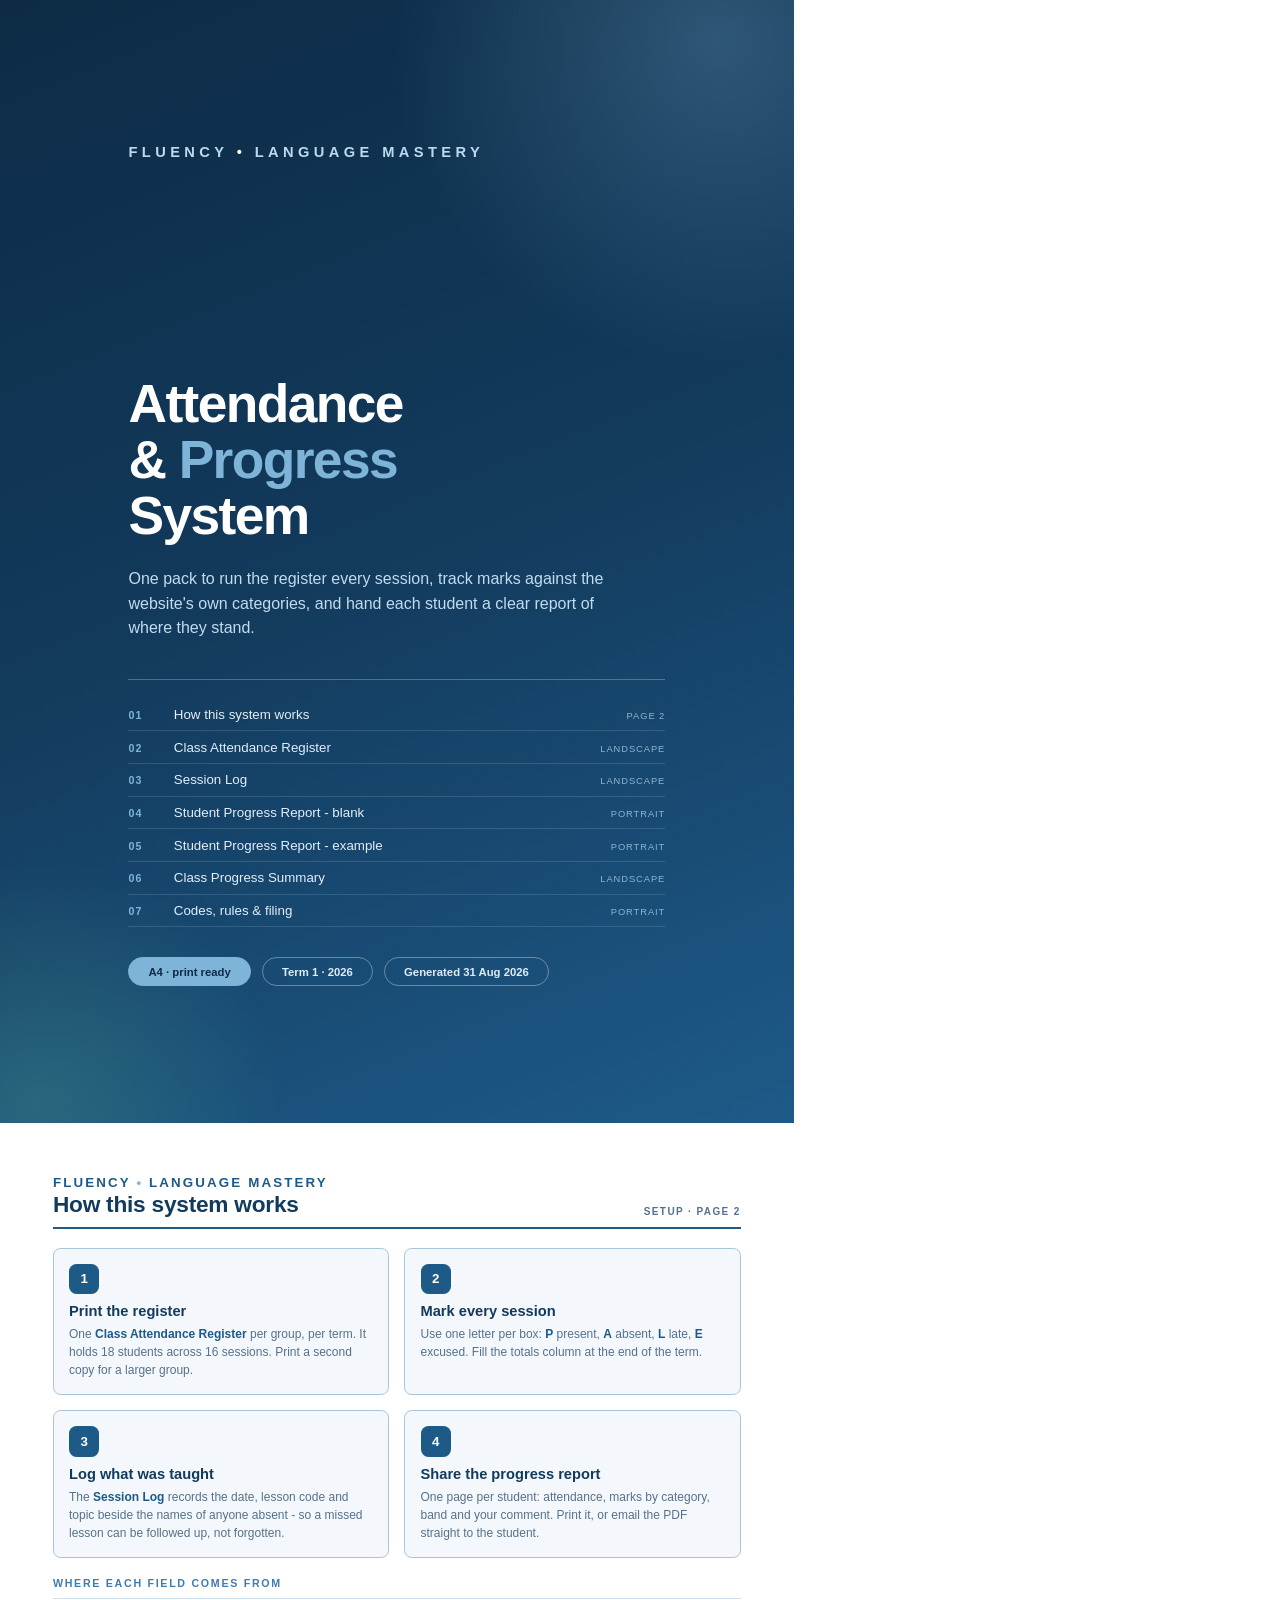
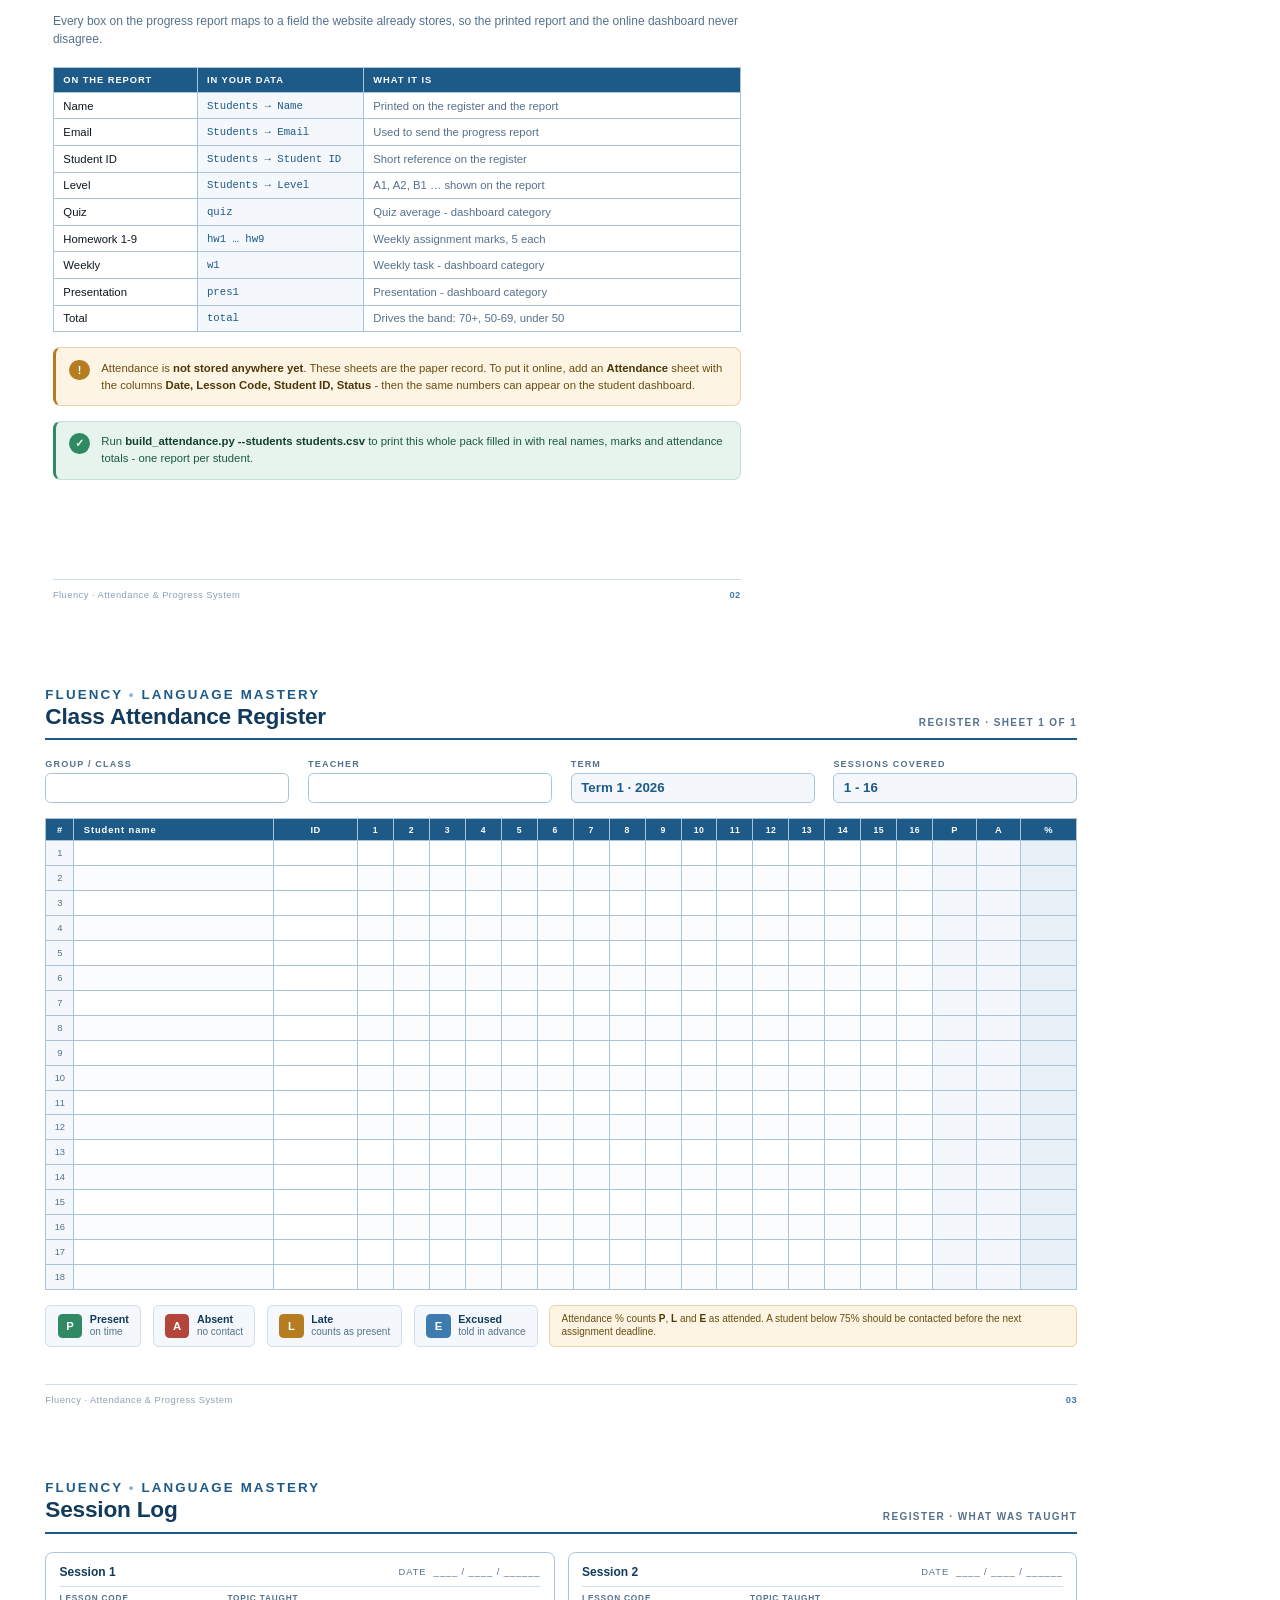
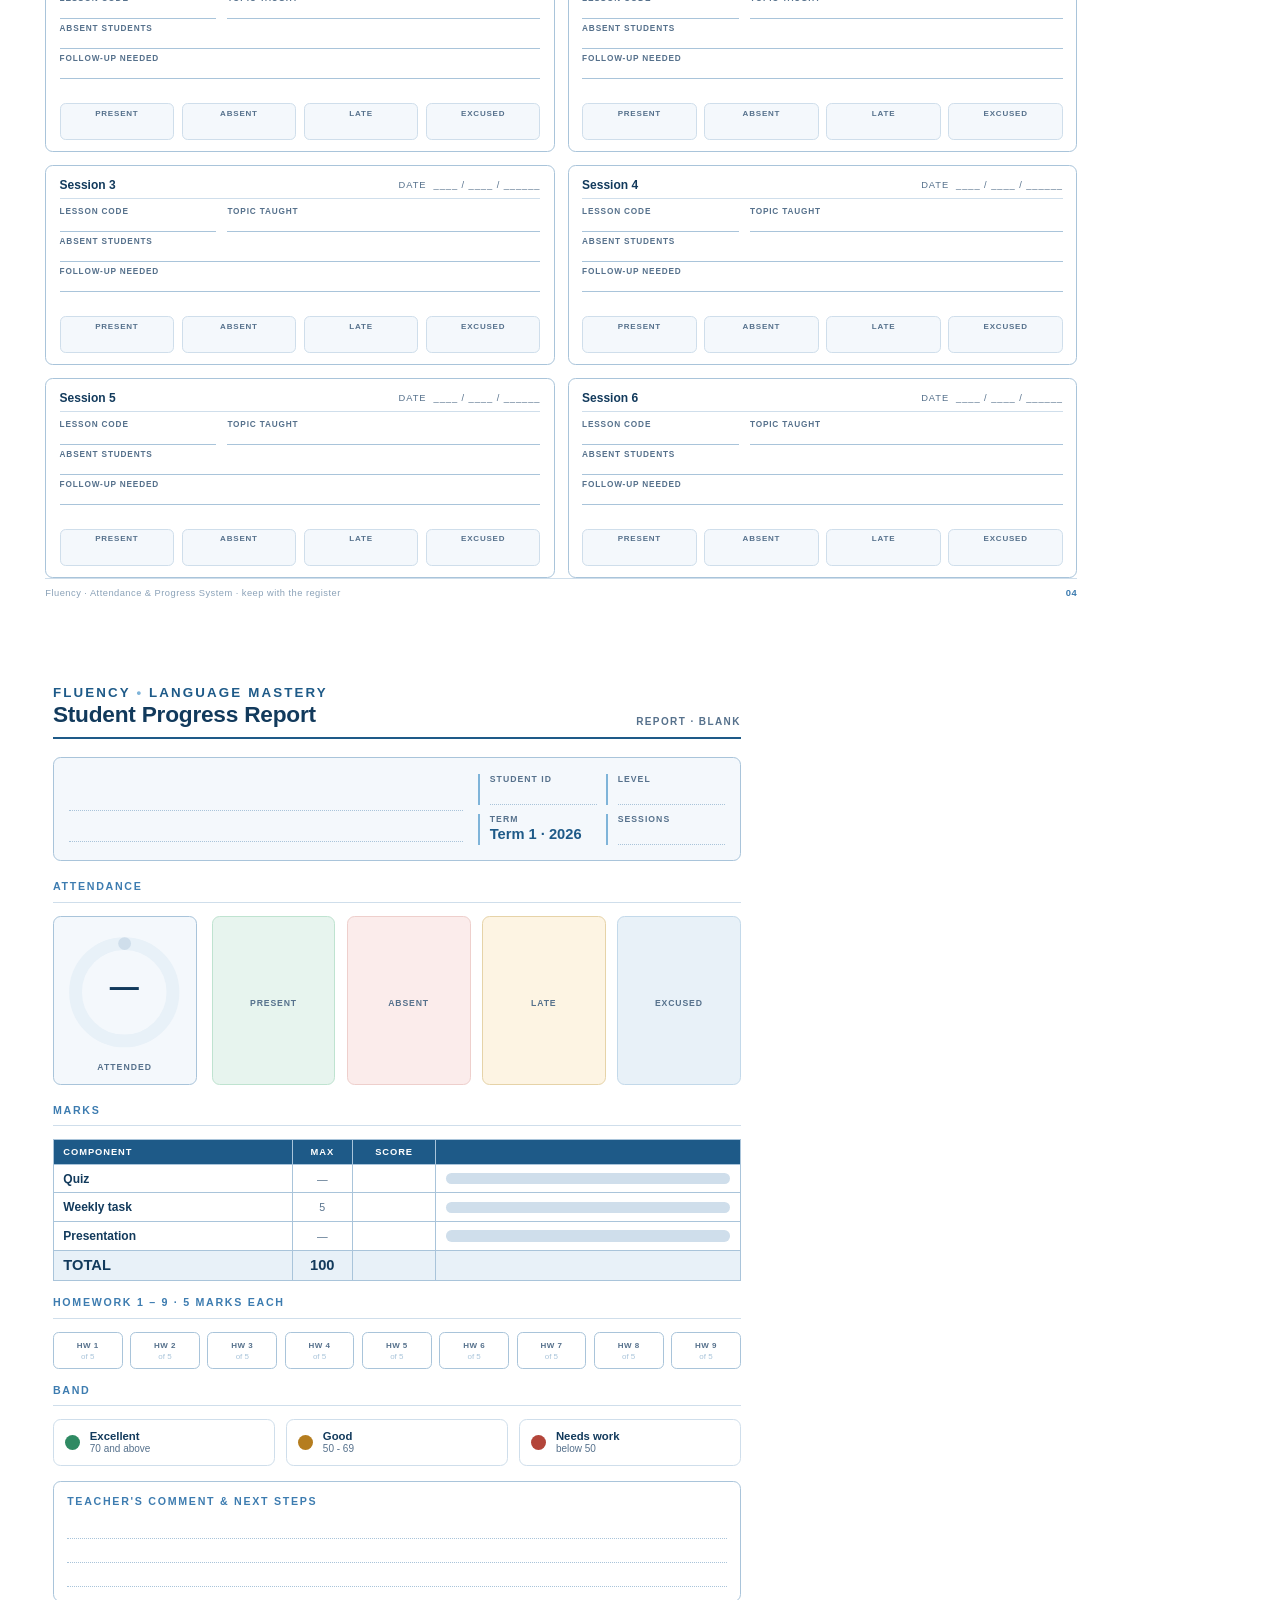
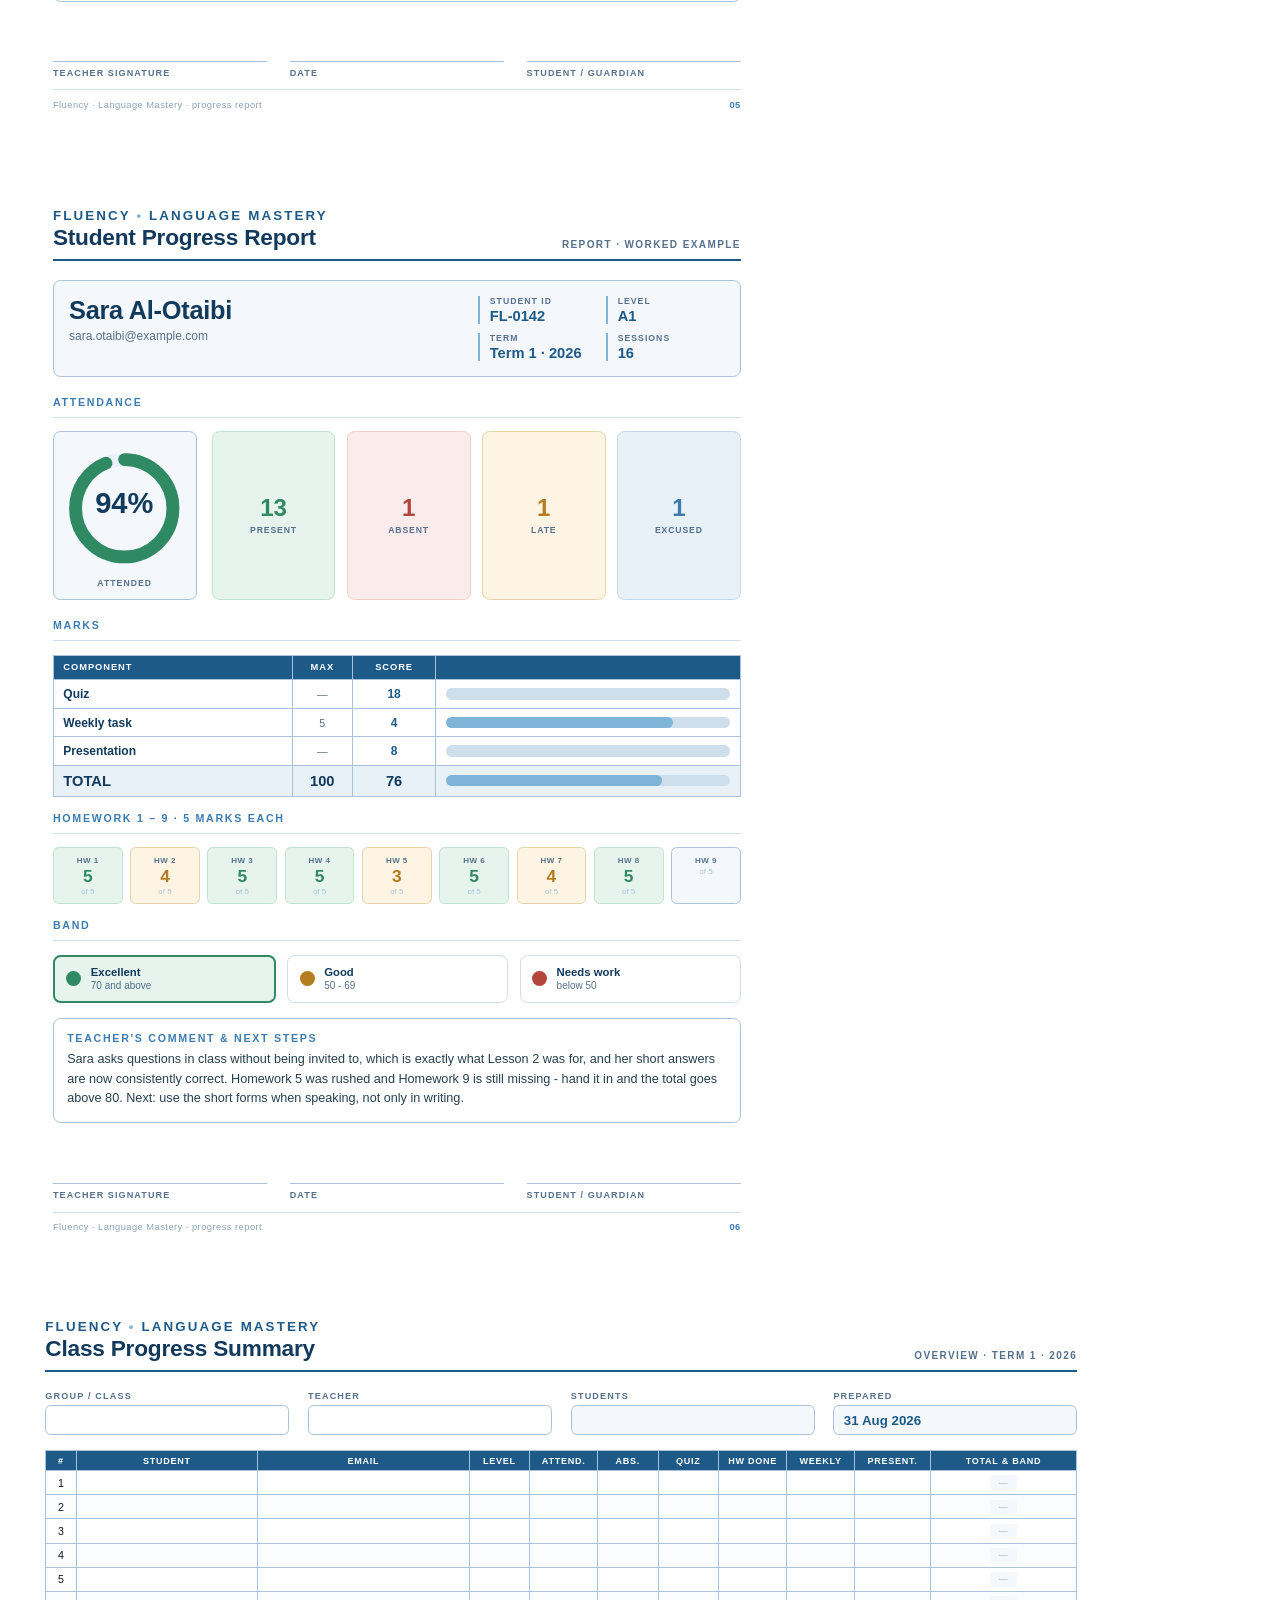
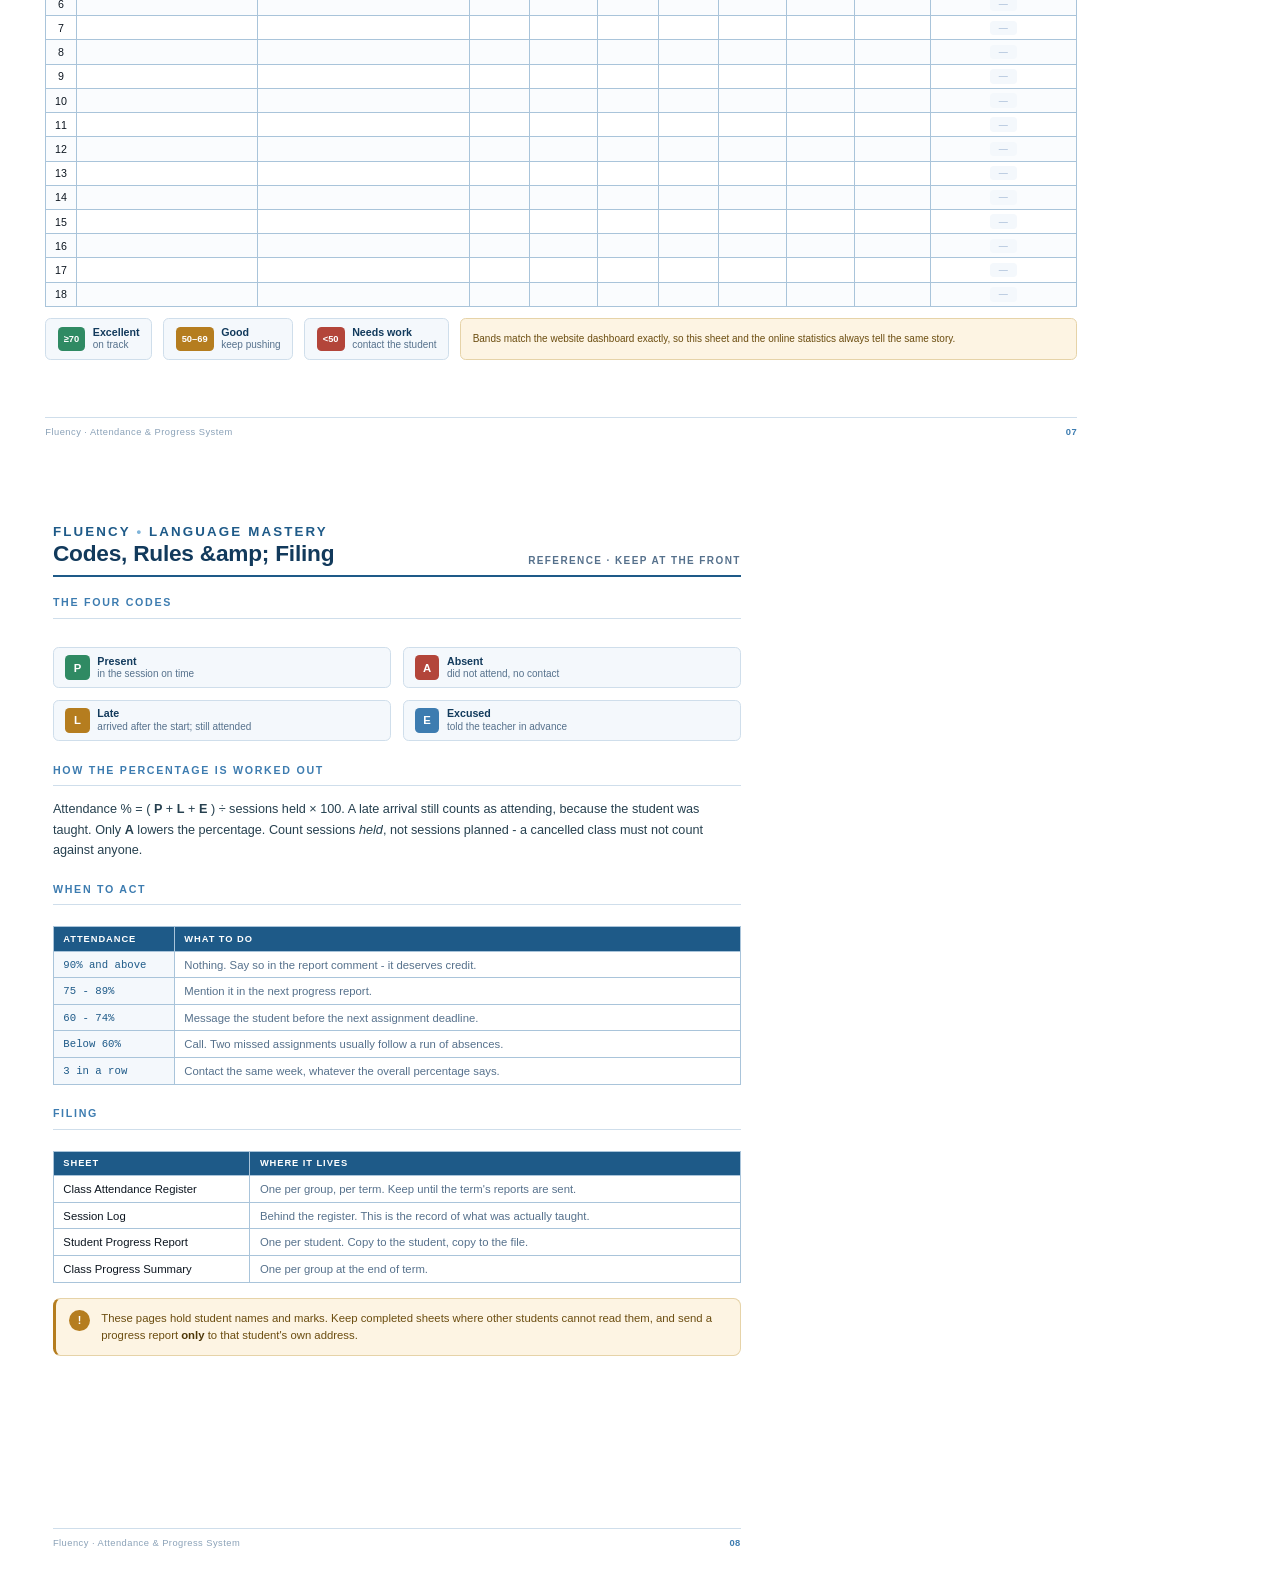
<file: Fluency-Attendance-Progress-System.html>
<!doctype html>
<html lang="en"><head><meta charset="utf-8"><title>Fluency - Attendance &amp; Progress System</title><style>
:root{
  --ink:#0d1620;
  --navy:#123a5c;
  --navy-2:#1e5a88;
  --blue:#3d7cb0;
  --sky:#7fb4d9;
  --pale:#e8f1f8;
  --pale-2:#f4f8fc;
  --green:#2f8a63;
  --green-pale:#e7f4ee;
  --amber:#b57d1f;
  --amber-pale:#fdf4e3;
  --red:#b3453a;
  --red-pale:#fbeceb;
  --muted:#56718c;
  --line:#cfdeeb;
  --line-2:#a9c4da;
}
*{box-sizing:border-box;margin:0;padding:0;}
@page portrait { size:A4 portrait; margin:0; }
@page landscape { size:A4 landscape; margin:0; }
body{
  font-family:"Segoe UI","Calibri","Helvetica Neue",Arial,sans-serif;
  color:var(--ink);
  -webkit-print-color-adjust:exact;
  print-color-adjust:exact;
}
.page{
  position:relative;background:#fff;overflow:hidden;
  page-break-after:always;break-after:page;
  display:flex;flex-direction:column;
}
.page:last-child{page-break-after:auto;break-after:auto;}
.page.p{page:portrait;width:210mm;height:297mm;padding:14mm 14mm 12mm;}
.page.l{page:landscape;width:297mm;height:210mm;padding:11mm 12mm 9mm;}

/* ---------- header / footer ---------- */
.top{
  display:flex;align-items:flex-end;justify-content:space-between;
  border-bottom:1.6pt solid var(--navy-2);padding-bottom:2.5mm;margin-bottom:5mm;
}
.top .id{display:flex;flex-direction:column;align-items:flex-start;gap:.8mm;}
.top .brand{font-size:10pt;font-weight:700;letter-spacing:.16em;text-transform:uppercase;color:var(--navy-2);}
.top .brand span{color:var(--sky);}
.top h1{font-size:17pt;line-height:1.05;font-weight:700;color:var(--navy);letter-spacing:-.01em;}
.top .doc{font-size:7.5pt;font-weight:700;letter-spacing:.14em;text-transform:uppercase;color:var(--muted);text-align:right;}
.foot{
  margin-top:auto;padding-top:2.5mm;border-top:.6pt solid var(--line);
  display:flex;justify-content:space-between;font-size:7pt;color:#8ba2b8;letter-spacing:.05em;
}
.foot b{color:var(--blue);}

/* ---------- fill-in fields ---------- */
.fields{display:flex;gap:5mm;margin-bottom:4mm;}
.field{flex:1;}
.field .lab{font-size:6.8pt;font-weight:700;letter-spacing:.13em;text-transform:uppercase;color:var(--muted);margin-bottom:1mm;}
.field .box{
  border:.8pt solid var(--line-2);border-radius:1.5mm;height:8mm;background:var(--pale-2);
  display:flex;align-items:center;padding:0 2.5mm;font-size:10pt;font-weight:600;color:var(--navy-2);
}
.field .box.blank{background:#fff;}

/* ---------- register table ---------- */
table{border-collapse:collapse;width:100%;}
.reg{font-size:8pt;}
.reg th,.reg td{border:.5pt solid var(--line-2);text-align:center;}
.reg thead th{
  background:var(--navy-2);color:#fff;font-size:7pt;font-weight:700;
  padding:1.5mm .5mm;letter-spacing:.04em;
}
.reg thead th.rot{font-size:6.5pt;font-weight:600;}
.reg thead th.name{text-align:left;padding-left:2.5mm;letter-spacing:.1em;}
.reg tbody td{height:6.6mm;}
.reg td.n{width:7mm;color:var(--muted);font-size:7pt;background:var(--pale-2);}
.reg td.name{width:50mm;text-align:left;padding-left:2.5mm;font-size:8.5pt;font-weight:600;color:var(--navy);}
.reg td.sid{width:21mm;font-size:7pt;color:var(--muted);}
.reg td.s{width:9mm;}
.reg td.tot{width:11mm;background:var(--pale-2);font-weight:700;color:var(--navy-2);font-size:8pt;}
.reg td.pct{width:14mm;background:var(--pale);font-weight:700;color:var(--navy-2);}
.reg tbody tr:nth-child(even) td.s{background:#fafcfe;}
.reg tbody tr:nth-child(even) td.name{background:#fafcfe;}

/* ---------- legend ---------- */
.legend{display:flex;gap:3mm;margin-top:4mm;align-items:stretch;}
.key{
  display:flex;align-items:center;gap:2mm;border:.6pt solid var(--line);border-radius:1.5mm;
  padding:1.8mm 3mm;background:var(--pale-2);
}
.key .c{
  width:6.5mm;height:6.5mm;border-radius:1.2mm;display:flex;align-items:center;justify-content:center;
  font-size:8.5pt;font-weight:700;color:#fff;
}
.key .t{font-size:7.5pt;color:var(--muted);line-height:1.25;}
.key .t b{display:block;font-size:8pt;color:var(--navy);}
.c.present{background:var(--green);}
.c.absent{background:var(--red);}
.c.late{background:var(--amber);}
.c.excused{background:var(--blue);}
.key .c.wide{width:auto;min-width:6.5mm;padding:0 1.6mm;font-size:7pt;white-space:nowrap;}
.key.note-key{flex:1;background:var(--amber-pale);border-color:#e6d3a8;}
.key.note-key .t{color:#6b4d10;}
.key.note-key .t b{display:inline;font-size:inherit;color:#4d3708;}

/* ---------- session log ---------- */
.logs{display:grid;grid-template-columns:1fr 1fr;grid-template-rows:repeat(3,1fr);gap:3.5mm;flex:1;min-height:0;}
.log{border:.8pt solid var(--line-2);border-radius:2mm;padding:3mm 3.5mm;display:flex;flex-direction:column;}
.log .lh{display:flex;justify-content:space-between;align-items:center;border-bottom:.6pt solid var(--line);padding-bottom:1.8mm;margin-bottom:2mm;}
.log .lh .t{font-size:9pt;font-weight:700;color:var(--navy);}
.log .lh .d{font-size:7pt;color:var(--muted);letter-spacing:.1em;text-transform:uppercase;}
.log .row{display:flex;gap:3mm;margin-bottom:1.4mm;}
.log .cell{flex:1;}
.log .cell .lab{font-size:6.2pt;font-weight:700;letter-spacing:.1em;text-transform:uppercase;color:var(--muted);}
.log .cell .rule{border-bottom:.6pt solid var(--line-2);height:4.2mm;}
.log .counts{display:flex;gap:2mm;margin-top:auto;padding-top:2mm;}
.log .cnt{flex:1;border:.6pt solid var(--line);border-radius:1.5mm;text-align:center;padding:1.2mm 0;background:var(--pale-2);}
.log .cnt .k{font-size:6pt;font-weight:700;letter-spacing:.1em;text-transform:uppercase;color:var(--muted);}
.log .cnt .v{font-size:11pt;font-weight:700;color:var(--navy-2);height:4.4mm;}

/* ---------- progress report ---------- */
.ident{
  display:flex;gap:4mm;border:.8pt solid var(--line-2);border-radius:2mm;
  padding:4mm;background:var(--pale-2);margin-bottom:5mm;
}
.ident .who{flex:1.6;}
.ident .who .nm{font-size:19pt;font-weight:700;color:var(--navy);letter-spacing:-.01em;line-height:1.15;}
.ident .who .em{font-size:9pt;color:var(--muted);margin-top:1mm;}
.ident .meta{flex:1;display:grid;grid-template-columns:1fr 1fr;gap:2.5mm;align-content:center;}
.ident .m{border-left:2pt solid var(--sky);padding-left:2.5mm;}
.ident .m .k{font-size:6.5pt;font-weight:700;letter-spacing:.12em;text-transform:uppercase;color:var(--muted);}
.ident .m .v{font-size:11pt;font-weight:700;color:var(--navy-2);margin-top:.4mm;}
.wline{border-bottom:.7pt dotted var(--line-2);}
.ident .who .nm.wline{height:10mm;}
.ident .who .em.wline{height:6mm;margin-top:2mm;}
.ident .m .v.wline{height:5.2mm;}

.sec{font-size:8pt;font-weight:700;letter-spacing:.16em;text-transform:uppercase;color:var(--blue);margin-bottom:2.5mm;}
.sec-rule{border-bottom:.8pt solid var(--line);margin-bottom:3.5mm;}

.att-sum{display:flex;gap:4mm;margin-bottom:5mm;}
.ring-wrap{
  width:38mm;border:.8pt solid var(--line-2);border-radius:2mm;padding:3mm;
  display:flex;flex-direction:column;align-items:center;justify-content:center;background:var(--pale-2);
}
.ring-wrap .cap{font-size:6.5pt;font-weight:700;letter-spacing:.12em;text-transform:uppercase;color:var(--muted);margin-top:1.5mm;}
.att-cells{flex:1;display:grid;grid-template-columns:repeat(4,1fr);gap:3mm;}
.acell{border:.8pt solid var(--line-2);border-radius:2mm;padding:3mm 2mm;text-align:center;display:flex;flex-direction:column;justify-content:center;}
.acell .v{font-size:18pt;font-weight:700;line-height:1;}
.acell .k{font-size:6.5pt;font-weight:700;letter-spacing:.1em;text-transform:uppercase;color:var(--muted);margin-top:1.5mm;}
.acell.g{background:var(--green-pale);border-color:#bfe3d0;} .acell.g .v{color:var(--green);}
.acell.r{background:var(--red-pale);border-color:#eecfcc;} .acell.r .v{color:var(--red);}
.acell.a{background:var(--amber-pale);border-color:#e6d3a8;} .acell.a .v{color:var(--amber);}
.acell.b{background:var(--pale);border-color:#c3d9ea;} .acell.b .v{color:var(--blue);}

/* marks table */
.marks{font-size:9pt;margin-bottom:4mm;}
.marks th,.marks td{border:.5pt solid var(--line-2);padding:1.8mm 2.5mm;}
.marks thead th{background:var(--navy-2);color:#fff;font-size:7pt;font-weight:700;letter-spacing:.1em;text-transform:uppercase;}
.marks thead th:first-child{text-align:left;}
.marks td.lbl{text-align:left;font-weight:600;color:var(--navy);}
.marks td{text-align:center;}
.marks td.mx{color:var(--muted);font-size:8pt;}
.marks td.sc{font-weight:700;color:var(--navy-2);width:22mm;}
.marks tr.group td{background:var(--pale-2);font-size:7pt;font-weight:700;letter-spacing:.12em;text-transform:uppercase;color:var(--muted);text-align:left;padding:1.2mm 2.5mm;}
.marks tr.tot td{background:var(--pale);font-size:11pt;font-weight:700;color:var(--navy);}
.marks .bar{height:3mm;background:var(--line);border-radius:1.5mm;overflow:hidden;min-width:26mm;}
.marks .bar i{display:block;height:100%;background:var(--sky);border-radius:1.5mm;}

/* homework strip */
.hw-strip{display:grid;grid-template-columns:repeat(9,1fr);gap:2mm;margin-bottom:4mm;}
.hwc{
  border:.7pt solid var(--line-2);border-radius:1.5mm;text-align:center;
  padding:2mm .5mm 1.8mm;background:#fff;
}
.hwc .k{font-size:6pt;font-weight:700;letter-spacing:.06em;text-transform:uppercase;color:var(--muted);}
.hwc .v{font-size:13pt;font-weight:700;color:var(--navy-2);line-height:1.15;margin-top:.6mm;}
.hwc .m{font-size:6pt;color:#a9c4da;}
.hwc.full{background:var(--green-pale);border-color:#bfe3d0;} .hwc.full .v{color:var(--green);}
.hwc.part{background:var(--amber-pale);border-color:#e6d3a8;} .hwc.part .v{color:var(--amber);}
.hwc.miss{background:var(--pale-2);} .hwc.miss .v{color:#b9cbe0;}

/* band */
.bands{display:flex;gap:3mm;margin-bottom:4mm;}
.band{
  flex:1;border:.8pt solid var(--line);border-radius:2mm;padding:2.5mm 3mm;
  display:flex;align-items:center;gap:2.5mm;background:#fff;
}
.band .dot{width:4mm;height:4mm;border-radius:50%;}
.band .t{font-size:7.5pt;color:var(--muted);line-height:1.2;}
.band .t b{display:block;font-size:8.5pt;color:var(--navy);}
.band.on{border-width:1.6pt;}
.band.on.exc{border-color:var(--green);background:var(--green-pale);}
.band.on.good{border-color:var(--amber);background:var(--amber-pale);}
.band.on.need{border-color:var(--red);background:var(--red-pale);}
.dot.exc{background:var(--green);} .dot.good{background:var(--amber);} .dot.need{background:var(--red);}

/* comments */
.comment{border:.8pt solid var(--line-2);border-radius:2mm;padding:3.5mm;margin-bottom:4mm;}
.comment .lines{margin-top:2mm;}
.comment .lines div{border-bottom:.6pt dotted var(--line-2);height:6.4mm;}
.comment p.filled{font-size:9.5pt;line-height:1.55;color:#26404f;margin-top:1.5mm;}
.sign{display:flex;gap:6mm;margin-top:auto;}
.sign .s{flex:1;}
.sign .s .rule{border-bottom:.8pt solid var(--line-2);height:9mm;}
.sign .s .lab{font-size:6.8pt;font-weight:700;letter-spacing:.12em;text-transform:uppercase;color:var(--muted);margin-top:1.5mm;}

/* ---------- summary table ---------- */
.sum{font-size:8pt;}
.sum th,.sum td{border:.5pt solid var(--line-2);padding:1.15mm 2mm;}
.sum thead th{background:var(--navy-2);color:#fff;font-size:6.8pt;font-weight:700;letter-spacing:.08em;text-transform:uppercase;}
.sum td{text-align:center;}
.sum td.name{text-align:left;font-weight:600;color:var(--navy);font-size:8.5pt;}
.sum td.em{text-align:left;color:var(--muted);font-size:7pt;}
.sum tbody tr:nth-child(even) td{background:#fafcfe;}
.sum .tag{
  display:inline-block;padding:.6mm 2.2mm;border-radius:1mm;
  font-size:6.8pt;font-weight:700;letter-spacing:.06em;
}
.tag.exc{background:var(--green-pale);color:var(--green);}
.tag.good{background:var(--amber-pale);color:var(--amber);}
.tag.need{background:var(--red-pale);color:var(--red);}
.tag.blank{background:var(--pale-2);color:#b9cbe0;}

/* ---------- cover ---------- */
.cover{background:linear-gradient(158deg,#0d2b45 0%,#123a5c 48%,#1e5a88 100%);color:#fff;padding:0;}
.cover .glow{
  position:absolute;width:180mm;height:180mm;border-radius:50%;right:-70mm;top:-80mm;
  background:radial-gradient(circle,rgba(127,180,217,.28) 0%,rgba(127,180,217,0) 68%);
}
.cover .glow2{
  position:absolute;width:130mm;height:130mm;border-radius:50%;left:-55mm;bottom:-60mm;
  background:radial-gradient(circle,rgba(111,206,159,.20) 0%,rgba(111,206,159,0) 70%);
}
.cover .in{position:relative;padding:24mm 20mm;height:100%;display:flex;flex-direction:column;}
.cover .logo{font-size:11pt;font-weight:700;letter-spacing:.3em;text-transform:uppercase;color:#bcd9ef;}
.cover .logo b{color:#fff;}
.cover h1{font-size:40pt;line-height:1.05;font-weight:700;letter-spacing:-.03em;margin-top:auto;}
.cover h1 em{font-style:normal;color:var(--sky);}
.cover .lede{font-size:12pt;color:#c3dbee;margin-top:6mm;line-height:1.55;max-width:135mm;}
.cover .contents{margin-top:10mm;border-top:.8pt solid rgba(255,255,255,.25);padding-top:5mm;}
.cover .ci{display:flex;gap:4mm;align-items:baseline;padding:2.2mm 0;border-bottom:.4pt solid rgba(255,255,255,.13);}
.cover .ci .no{font-size:8pt;font-weight:700;color:var(--sky);width:8mm;letter-spacing:.1em;}
.cover .ci .t{font-size:10pt;color:#e3eef7;flex:1;}
.cover .ci .o{font-size:7pt;color:#8fb4d1;letter-spacing:.1em;text-transform:uppercase;}
.cover .meta{margin-top:8mm;display:flex;gap:3mm;}
.cover .pill{border:.8pt solid rgba(255,255,255,.35);border-radius:20mm;padding:2mm 5mm;font-size:8.5pt;font-weight:600;color:#dcecf8;}
.cover .pill.solid{background:var(--sky);border-color:var(--sky);color:#0d2b45;}

/* ---------- how-to ---------- */
.steps{display:grid;grid-template-columns:1fr 1fr;gap:4mm;margin-bottom:5mm;}
.step{border:.8pt solid var(--line-2);border-radius:2mm;padding:4mm;background:var(--pale-2);}
.step .n{
  width:8mm;height:8mm;border-radius:2mm;background:var(--navy-2);color:#fff;
  font-size:10pt;font-weight:700;display:flex;align-items:center;justify-content:center;margin-bottom:2.5mm;
}
.step h3{font-size:11pt;color:var(--navy);margin-bottom:1.5mm;}
.step p{font-size:9pt;line-height:1.5;color:var(--muted);}
.step p b{color:var(--navy-2);}

.map{font-size:8.5pt;margin-top:2mm;}
.map th,.map td{border:.5pt solid var(--line-2);padding:1.8mm 2.5mm;text-align:left;}
.map thead th{background:var(--navy-2);color:#fff;font-size:7pt;font-weight:700;letter-spacing:.1em;text-transform:uppercase;}
.map td.c{font-family:"Consolas","Courier New",monospace;font-size:8pt;color:var(--navy-2);background:var(--pale-2);white-space:nowrap;}
.map td.d{color:var(--muted);}

.callout{
  display:flex;gap:3mm;border:.8pt solid #e6d3a8;border-left:2.5pt solid var(--amber);
  background:var(--amber-pale);border-radius:2mm;padding:3mm 3.5mm;margin-top:4mm;
}
.callout .ico{
  flex:0 0 5.5mm;height:5.5mm;border-radius:50%;background:var(--amber);color:#fff;
  font-size:8pt;font-weight:700;display:flex;align-items:center;justify-content:center;
}
.callout p{font-size:8.5pt;line-height:1.5;color:#6b4d10;}
.callout p b{color:#4d3708;}
.callout.green{border-color:#bfe3d0;border-left-color:var(--green);background:var(--green-pale);}
.callout.green .ico{background:var(--green);}
.callout.green p{color:#1d5a3d;}
.callout.green p b{color:#134029;}

</style></head><body>
<section class="page p cover">
  <div class="glow"></div><div class="glow2"></div>
  <div class="in">
    <div class="logo">Fluency <b>&bull;</b> Language Mastery</div>
    <h1>Attendance<br>&amp; <em>Progress</em><br>System</h1>
    <p class="lede">One pack to run the register every session, track marks against the
      website's own categories, and hand each student a clear report of where they stand.</p>
    <div class="contents"><div class="ci"><span class="no">01</span><span class="t">How this system works</span><span class="o">page 2</span></div><div class="ci"><span class="no">02</span><span class="t">Class Attendance Register</span><span class="o">landscape</span></div><div class="ci"><span class="no">03</span><span class="t">Session Log</span><span class="o">landscape</span></div><div class="ci"><span class="no">04</span><span class="t">Student Progress Report - blank</span><span class="o">portrait</span></div><div class="ci"><span class="no">05</span><span class="t">Student Progress Report - example</span><span class="o">portrait</span></div><div class="ci"><span class="no">06</span><span class="t">Class Progress Summary</span><span class="o">landscape</span></div><div class="ci"><span class="no">07</span><span class="t">Codes, rules &amp; filing</span><span class="o">portrait</span></div></div>
    <div class="meta">
      <span class="pill solid">A4 &middot; print ready</span>
      <span class="pill">Term 1 · 2026</span>
      <span class="pill">Generated 31 Aug 2026</span>
    </div>
  </div>
</section>
<section class="page p">
  <div class="top">
  <div class="id">
    <span class="brand">Fluency <span>&bull;</span> Language Mastery</span>
    <h1>How this system works</h1>
  </div>
  <div class="doc">Setup &middot; page 2</div>
</div>
  <div class="steps"><div class="step"><div class="n">1</div><h3>Print the register</h3><p>One <b>Class Attendance Register</b> per group, per term. It holds 18 students across 16 sessions. Print a second copy for a larger group.</p></div><div class="step"><div class="n">2</div><h3>Mark every session</h3><p>Use one letter per box: <b>P</b> present, <b>A</b> absent, <b>L</b> late, <b>E</b> excused. Fill the totals column at the end of the term.</p></div><div class="step"><div class="n">3</div><h3>Log what was taught</h3><p>The <b>Session Log</b> records the date, lesson code and topic beside the names of anyone absent - so a missed lesson can be followed up, not forgotten.</p></div><div class="step"><div class="n">4</div><h3>Share the progress report</h3><p>One page per student: attendance, marks by category, band and your comment. Print it, or email the PDF straight to the student.</p></div></div>

  <div class="sec">Where each field comes from</div>
  <div class="sec-rule"></div>
  <p style="font-size:9pt;color:#56718c;line-height:1.5;margin-bottom:3mm;">
    Every box on the progress report maps to a field the website already stores, so the
    printed report and the online dashboard never disagree.</p>
  <table class="map">
    <thead><tr><th style="width:38mm;">On the report</th><th style="width:44mm;">In your data</th><th>What it is</th></tr></thead>
    <tbody><tr><td>Name</td><td class="c">Students &rarr; Name</td><td class="d">Printed on the register and the report</td></tr><tr><td>Email</td><td class="c">Students &rarr; Email</td><td class="d">Used to send the progress report</td></tr><tr><td>Student ID</td><td class="c">Students &rarr; Student ID</td><td class="d">Short reference on the register</td></tr><tr><td>Level</td><td class="c">Students &rarr; Level</td><td class="d">A1, A2, B1 &hellip; shown on the report</td></tr><tr><td>Quiz</td><td class="c">quiz</td><td class="d">Quiz average - dashboard category</td></tr><tr><td>Homework 1-9</td><td class="c">hw1 &hellip; hw9</td><td class="d">Weekly assignment marks, 5 each</td></tr><tr><td>Weekly</td><td class="c">w1</td><td class="d">Weekly task - dashboard category</td></tr><tr><td>Presentation</td><td class="c">pres1</td><td class="d">Presentation - dashboard category</td></tr><tr><td>Total</td><td class="c">total</td><td class="d">Drives the band: 70+, 50-69, under 50</td></tr></tbody>
  </table>

  <div class="callout"><div class="ico">!</div><p>
    Attendance is <b>not stored anywhere yet</b>. These sheets are the paper record. To put it
    online, add an <b>Attendance</b> sheet with the columns
    <b>Date, Lesson Code, Student ID, Status</b> - then the same numbers can appear on the
    student dashboard.</p></div>

  <div class="callout green"><div class="ico">&#10003;</div><p>
    Run <b>build_attendance.py --students students.csv</b> to print this whole pack
    filled in with real names, marks and attendance totals - one report per student.</p></div>

  <div class="foot"><span>Fluency &middot; Attendance &amp; Progress System</span><span><b>02</b></span></div>
</section>
<section class="page l">
  <div class="top">
  <div class="id">
    <span class="brand">Fluency <span>&bull;</span> Language Mastery</span>
    <h1>Class Attendance Register</h1>
  </div>
  <div class="doc">Register &middot; sheet 1 of 1</div>
</div>
  <div class="fields">
    <div class="field"><div class="lab">Group / Class</div><div class="box blank"></div></div>
    <div class="field"><div class="lab">Teacher</div><div class="box blank"></div></div>
    <div class="field"><div class="lab">Term</div><div class="box">Term 1 · 2026</div></div>
    <div class="field"><div class="lab">Sessions covered</div><div class="box">1 - 16</div></div>
  </div>
  <table class="reg">
    <thead><tr>
      <th style="width:7mm;">#</th><th class="name" style="width:50mm;">Student name</th>
      <th style="width:21mm;">ID</th><th class="rot">1</th><th class="rot">2</th><th class="rot">3</th><th class="rot">4</th><th class="rot">5</th><th class="rot">6</th><th class="rot">7</th><th class="rot">8</th><th class="rot">9</th><th class="rot">10</th><th class="rot">11</th><th class="rot">12</th><th class="rot">13</th><th class="rot">14</th><th class="rot">15</th><th class="rot">16</th>
      <th style="width:11mm;">P</th><th style="width:11mm;">A</th><th style="width:14mm;">%</th>
    </tr></thead>
    <tbody><tr><td class="n">1</td><td class="name"></td><td class="sid"></td><td class="s"></td><td class="s"></td><td class="s"></td><td class="s"></td><td class="s"></td><td class="s"></td><td class="s"></td><td class="s"></td><td class="s"></td><td class="s"></td><td class="s"></td><td class="s"></td><td class="s"></td><td class="s"></td><td class="s"></td><td class="s"></td><td class="tot"></td><td class="tot"></td><td class="pct"></td></tr><tr><td class="n">2</td><td class="name"></td><td class="sid"></td><td class="s"></td><td class="s"></td><td class="s"></td><td class="s"></td><td class="s"></td><td class="s"></td><td class="s"></td><td class="s"></td><td class="s"></td><td class="s"></td><td class="s"></td><td class="s"></td><td class="s"></td><td class="s"></td><td class="s"></td><td class="s"></td><td class="tot"></td><td class="tot"></td><td class="pct"></td></tr><tr><td class="n">3</td><td class="name"></td><td class="sid"></td><td class="s"></td><td class="s"></td><td class="s"></td><td class="s"></td><td class="s"></td><td class="s"></td><td class="s"></td><td class="s"></td><td class="s"></td><td class="s"></td><td class="s"></td><td class="s"></td><td class="s"></td><td class="s"></td><td class="s"></td><td class="s"></td><td class="tot"></td><td class="tot"></td><td class="pct"></td></tr><tr><td class="n">4</td><td class="name"></td><td class="sid"></td><td class="s"></td><td class="s"></td><td class="s"></td><td class="s"></td><td class="s"></td><td class="s"></td><td class="s"></td><td class="s"></td><td class="s"></td><td class="s"></td><td class="s"></td><td class="s"></td><td class="s"></td><td class="s"></td><td class="s"></td><td class="s"></td><td class="tot"></td><td class="tot"></td><td class="pct"></td></tr><tr><td class="n">5</td><td class="name"></td><td class="sid"></td><td class="s"></td><td class="s"></td><td class="s"></td><td class="s"></td><td class="s"></td><td class="s"></td><td class="s"></td><td class="s"></td><td class="s"></td><td class="s"></td><td class="s"></td><td class="s"></td><td class="s"></td><td class="s"></td><td class="s"></td><td class="s"></td><td class="tot"></td><td class="tot"></td><td class="pct"></td></tr><tr><td class="n">6</td><td class="name"></td><td class="sid"></td><td class="s"></td><td class="s"></td><td class="s"></td><td class="s"></td><td class="s"></td><td class="s"></td><td class="s"></td><td class="s"></td><td class="s"></td><td class="s"></td><td class="s"></td><td class="s"></td><td class="s"></td><td class="s"></td><td class="s"></td><td class="s"></td><td class="tot"></td><td class="tot"></td><td class="pct"></td></tr><tr><td class="n">7</td><td class="name"></td><td class="sid"></td><td class="s"></td><td class="s"></td><td class="s"></td><td class="s"></td><td class="s"></td><td class="s"></td><td class="s"></td><td class="s"></td><td class="s"></td><td class="s"></td><td class="s"></td><td class="s"></td><td class="s"></td><td class="s"></td><td class="s"></td><td class="s"></td><td class="tot"></td><td class="tot"></td><td class="pct"></td></tr><tr><td class="n">8</td><td class="name"></td><td class="sid"></td><td class="s"></td><td class="s"></td><td class="s"></td><td class="s"></td><td class="s"></td><td class="s"></td><td class="s"></td><td class="s"></td><td class="s"></td><td class="s"></td><td class="s"></td><td class="s"></td><td class="s"></td><td class="s"></td><td class="s"></td><td class="s"></td><td class="tot"></td><td class="tot"></td><td class="pct"></td></tr><tr><td class="n">9</td><td class="name"></td><td class="sid"></td><td class="s"></td><td class="s"></td><td class="s"></td><td class="s"></td><td class="s"></td><td class="s"></td><td class="s"></td><td class="s"></td><td class="s"></td><td class="s"></td><td class="s"></td><td class="s"></td><td class="s"></td><td class="s"></td><td class="s"></td><td class="s"></td><td class="tot"></td><td class="tot"></td><td class="pct"></td></tr><tr><td class="n">10</td><td class="name"></td><td class="sid"></td><td class="s"></td><td class="s"></td><td class="s"></td><td class="s"></td><td class="s"></td><td class="s"></td><td class="s"></td><td class="s"></td><td class="s"></td><td class="s"></td><td class="s"></td><td class="s"></td><td class="s"></td><td class="s"></td><td class="s"></td><td class="s"></td><td class="tot"></td><td class="tot"></td><td class="pct"></td></tr><tr><td class="n">11</td><td class="name"></td><td class="sid"></td><td class="s"></td><td class="s"></td><td class="s"></td><td class="s"></td><td class="s"></td><td class="s"></td><td class="s"></td><td class="s"></td><td class="s"></td><td class="s"></td><td class="s"></td><td class="s"></td><td class="s"></td><td class="s"></td><td class="s"></td><td class="s"></td><td class="tot"></td><td class="tot"></td><td class="pct"></td></tr><tr><td class="n">12</td><td class="name"></td><td class="sid"></td><td class="s"></td><td class="s"></td><td class="s"></td><td class="s"></td><td class="s"></td><td class="s"></td><td class="s"></td><td class="s"></td><td class="s"></td><td class="s"></td><td class="s"></td><td class="s"></td><td class="s"></td><td class="s"></td><td class="s"></td><td class="s"></td><td class="tot"></td><td class="tot"></td><td class="pct"></td></tr><tr><td class="n">13</td><td class="name"></td><td class="sid"></td><td class="s"></td><td class="s"></td><td class="s"></td><td class="s"></td><td class="s"></td><td class="s"></td><td class="s"></td><td class="s"></td><td class="s"></td><td class="s"></td><td class="s"></td><td class="s"></td><td class="s"></td><td class="s"></td><td class="s"></td><td class="s"></td><td class="tot"></td><td class="tot"></td><td class="pct"></td></tr><tr><td class="n">14</td><td class="name"></td><td class="sid"></td><td class="s"></td><td class="s"></td><td class="s"></td><td class="s"></td><td class="s"></td><td class="s"></td><td class="s"></td><td class="s"></td><td class="s"></td><td class="s"></td><td class="s"></td><td class="s"></td><td class="s"></td><td class="s"></td><td class="s"></td><td class="s"></td><td class="tot"></td><td class="tot"></td><td class="pct"></td></tr><tr><td class="n">15</td><td class="name"></td><td class="sid"></td><td class="s"></td><td class="s"></td><td class="s"></td><td class="s"></td><td class="s"></td><td class="s"></td><td class="s"></td><td class="s"></td><td class="s"></td><td class="s"></td><td class="s"></td><td class="s"></td><td class="s"></td><td class="s"></td><td class="s"></td><td class="s"></td><td class="tot"></td><td class="tot"></td><td class="pct"></td></tr><tr><td class="n">16</td><td class="name"></td><td class="sid"></td><td class="s"></td><td class="s"></td><td class="s"></td><td class="s"></td><td class="s"></td><td class="s"></td><td class="s"></td><td class="s"></td><td class="s"></td><td class="s"></td><td class="s"></td><td class="s"></td><td class="s"></td><td class="s"></td><td class="s"></td><td class="s"></td><td class="tot"></td><td class="tot"></td><td class="pct"></td></tr><tr><td class="n">17</td><td class="name"></td><td class="sid"></td><td class="s"></td><td class="s"></td><td class="s"></td><td class="s"></td><td class="s"></td><td class="s"></td><td class="s"></td><td class="s"></td><td class="s"></td><td class="s"></td><td class="s"></td><td class="s"></td><td class="s"></td><td class="s"></td><td class="s"></td><td class="s"></td><td class="tot"></td><td class="tot"></td><td class="pct"></td></tr><tr><td class="n">18</td><td class="name"></td><td class="sid"></td><td class="s"></td><td class="s"></td><td class="s"></td><td class="s"></td><td class="s"></td><td class="s"></td><td class="s"></td><td class="s"></td><td class="s"></td><td class="s"></td><td class="s"></td><td class="s"></td><td class="s"></td><td class="s"></td><td class="s"></td><td class="s"></td><td class="tot"></td><td class="tot"></td><td class="pct"></td></tr></tbody>
  </table>
  <div class="legend">
  <div class="key"><span class="c present">P</span><span class="t"><b>Present</b>on time</span></div>
  <div class="key"><span class="c absent">A</span><span class="t"><b>Absent</b>no contact</span></div>
  <div class="key"><span class="c late">L</span><span class="t"><b>Late</b>counts as present</span></div>
  <div class="key"><span class="c excused">E</span><span class="t"><b>Excused</b>told in advance</span></div>
  <div class="key note-key"><span class="t">Attendance % counts <b>P</b>, <b>L</b> and <b>E</b> as attended.
    A student below 75% should be contacted before the next assignment deadline.</span></div>
</div>
  <div class="foot"><span>Fluency &middot; Attendance &amp; Progress System</span><span><b>03</b></span></div>
</section>
<section class="page l">
  <div class="top">
  <div class="id">
    <span class="brand">Fluency <span>&bull;</span> Language Mastery</span>
    <h1>Session Log</h1>
  </div>
  <div class="doc">Register &middot; what was taught</div>
</div>
  <div class="logs"><div class="log">
  <div class="lh"><span class="t">Session 1</span><span class="d">Date &nbsp;____ / ____ / ______</span></div>
  <div class="row">
    <div class="cell"><div class="lab">Lesson code</div><div class="rule"></div></div>
    <div class="cell" style="flex:2;"><div class="lab">Topic taught</div><div class="rule"></div></div>
  </div>
  <div class="row">
    <div class="cell"><div class="lab">Absent students</div><div class="rule"></div></div>
  </div>
  <div class="row">
    <div class="cell"><div class="lab">Follow-up needed</div><div class="rule"></div></div>
  </div>
  <div class="counts">
    <div class="cnt"><div class="k">Present</div><div class="v"></div></div>
    <div class="cnt"><div class="k">Absent</div><div class="v"></div></div>
    <div class="cnt"><div class="k">Late</div><div class="v"></div></div>
    <div class="cnt"><div class="k">Excused</div><div class="v"></div></div>
  </div>
</div><div class="log">
  <div class="lh"><span class="t">Session 2</span><span class="d">Date &nbsp;____ / ____ / ______</span></div>
  <div class="row">
    <div class="cell"><div class="lab">Lesson code</div><div class="rule"></div></div>
    <div class="cell" style="flex:2;"><div class="lab">Topic taught</div><div class="rule"></div></div>
  </div>
  <div class="row">
    <div class="cell"><div class="lab">Absent students</div><div class="rule"></div></div>
  </div>
  <div class="row">
    <div class="cell"><div class="lab">Follow-up needed</div><div class="rule"></div></div>
  </div>
  <div class="counts">
    <div class="cnt"><div class="k">Present</div><div class="v"></div></div>
    <div class="cnt"><div class="k">Absent</div><div class="v"></div></div>
    <div class="cnt"><div class="k">Late</div><div class="v"></div></div>
    <div class="cnt"><div class="k">Excused</div><div class="v"></div></div>
  </div>
</div><div class="log">
  <div class="lh"><span class="t">Session 3</span><span class="d">Date &nbsp;____ / ____ / ______</span></div>
  <div class="row">
    <div class="cell"><div class="lab">Lesson code</div><div class="rule"></div></div>
    <div class="cell" style="flex:2;"><div class="lab">Topic taught</div><div class="rule"></div></div>
  </div>
  <div class="row">
    <div class="cell"><div class="lab">Absent students</div><div class="rule"></div></div>
  </div>
  <div class="row">
    <div class="cell"><div class="lab">Follow-up needed</div><div class="rule"></div></div>
  </div>
  <div class="counts">
    <div class="cnt"><div class="k">Present</div><div class="v"></div></div>
    <div class="cnt"><div class="k">Absent</div><div class="v"></div></div>
    <div class="cnt"><div class="k">Late</div><div class="v"></div></div>
    <div class="cnt"><div class="k">Excused</div><div class="v"></div></div>
  </div>
</div><div class="log">
  <div class="lh"><span class="t">Session 4</span><span class="d">Date &nbsp;____ / ____ / ______</span></div>
  <div class="row">
    <div class="cell"><div class="lab">Lesson code</div><div class="rule"></div></div>
    <div class="cell" style="flex:2;"><div class="lab">Topic taught</div><div class="rule"></div></div>
  </div>
  <div class="row">
    <div class="cell"><div class="lab">Absent students</div><div class="rule"></div></div>
  </div>
  <div class="row">
    <div class="cell"><div class="lab">Follow-up needed</div><div class="rule"></div></div>
  </div>
  <div class="counts">
    <div class="cnt"><div class="k">Present</div><div class="v"></div></div>
    <div class="cnt"><div class="k">Absent</div><div class="v"></div></div>
    <div class="cnt"><div class="k">Late</div><div class="v"></div></div>
    <div class="cnt"><div class="k">Excused</div><div class="v"></div></div>
  </div>
</div><div class="log">
  <div class="lh"><span class="t">Session 5</span><span class="d">Date &nbsp;____ / ____ / ______</span></div>
  <div class="row">
    <div class="cell"><div class="lab">Lesson code</div><div class="rule"></div></div>
    <div class="cell" style="flex:2;"><div class="lab">Topic taught</div><div class="rule"></div></div>
  </div>
  <div class="row">
    <div class="cell"><div class="lab">Absent students</div><div class="rule"></div></div>
  </div>
  <div class="row">
    <div class="cell"><div class="lab">Follow-up needed</div><div class="rule"></div></div>
  </div>
  <div class="counts">
    <div class="cnt"><div class="k">Present</div><div class="v"></div></div>
    <div class="cnt"><div class="k">Absent</div><div class="v"></div></div>
    <div class="cnt"><div class="k">Late</div><div class="v"></div></div>
    <div class="cnt"><div class="k">Excused</div><div class="v"></div></div>
  </div>
</div><div class="log">
  <div class="lh"><span class="t">Session 6</span><span class="d">Date &nbsp;____ / ____ / ______</span></div>
  <div class="row">
    <div class="cell"><div class="lab">Lesson code</div><div class="rule"></div></div>
    <div class="cell" style="flex:2;"><div class="lab">Topic taught</div><div class="rule"></div></div>
  </div>
  <div class="row">
    <div class="cell"><div class="lab">Absent students</div><div class="rule"></div></div>
  </div>
  <div class="row">
    <div class="cell"><div class="lab">Follow-up needed</div><div class="rule"></div></div>
  </div>
  <div class="counts">
    <div class="cnt"><div class="k">Present</div><div class="v"></div></div>
    <div class="cnt"><div class="k">Absent</div><div class="v"></div></div>
    <div class="cnt"><div class="k">Late</div><div class="v"></div></div>
    <div class="cnt"><div class="k">Excused</div><div class="v"></div></div>
  </div>
</div></div>
  <div class="foot"><span>Fluency &middot; Attendance &amp; Progress System &middot; keep with the register</span><span><b>04</b></span></div>
</section>
<section class="page p">
  <div class="top">
  <div class="id">
    <span class="brand">Fluency <span>&bull;</span> Language Mastery</span>
    <h1>Student Progress Report</h1>
  </div>
  <div class="doc">Report &middot; blank</div>
</div>

  <div class="ident">
    <div class="who">
      <div class="nm wline">&nbsp;</div>
      <div class="em wline"></div>
    </div>
    <div class="meta">
      <div class="m"><div class="k">Student ID</div><div class="v wline">&nbsp;</div></div>
      <div class="m"><div class="k">Level</div><div class="v wline">&nbsp;</div></div>
      <div class="m"><div class="k">Term</div><div class="v">Term 1 · 2026</div></div>
      <div class="m"><div class="k">Sessions</div><div class="v wline">&nbsp;</div></div>
    </div>
  </div>

  <div class="sec">Attendance</div>
  <div class="sec-rule"></div>
  <div class="att-sum">
    <div class="ring-wrap"><svg viewBox="0 0 42 42" width="34mm" height="34mm">
  <circle cx="21" cy="21" r="15.9155" fill="none" stroke="#e8f1f8" stroke-width="4.2"/>
  <circle cx="21" cy="21" r="15.9155" fill="none" stroke="#cfdeeb" stroke-width="4.2"
    stroke-dasharray="0.00 100.00"
    stroke-dashoffset="25" stroke-linecap="round"/>
  <text x="21" y="22.6" text-anchor="middle" font-size="9.5"
    font-family="Segoe UI,Calibri,sans-serif" font-weight="700" fill="#123a5c">&mdash;</text>
</svg><div class="cap">Attended</div></div>
    <div class="att-cells"><div class="acell g"><div class="v"></div><div class="k">Present</div></div><div class="acell r"><div class="v"></div><div class="k">Absent</div></div><div class="acell a"><div class="v"></div><div class="k">Late</div></div><div class="acell b"><div class="v"></div><div class="k">Excused</div></div></div>
  </div>

  <div class="sec">Marks</div>
  <div class="sec-rule"></div>
  <table class="marks">
    <thead><tr><th>Component</th><th style="width:16mm;">Max</th><th style="width:22mm;">Score</th><th>&nbsp;</th></tr></thead>
    <tbody><tr><td class="lbl">Quiz</td><td class="mx">&mdash;</td><td class="sc"></td><td><div class="bar"></div></td></tr><tr><td class="lbl">Weekly task</td><td class="mx">5</td><td class="sc"></td><td><div class="bar"></div></td></tr><tr><td class="lbl">Presentation</td><td class="mx">&mdash;</td><td class="sc"></td><td><div class="bar"></div></td></tr><tr class="tot"><td class="lbl">TOTAL</td><td class="mx">100</td><td class="sc"></td><td></td></tr></tbody>
  </table>

  <div class="sec">Homework 1 &ndash; 9 &middot; 5 marks each</div>
  <div class="sec-rule"></div>
  <div class="hw-strip"><div class="hwc "><div class="k">HW 1</div><div class="v"></div><div class="m">of 5</div></div><div class="hwc "><div class="k">HW 2</div><div class="v"></div><div class="m">of 5</div></div><div class="hwc "><div class="k">HW 3</div><div class="v"></div><div class="m">of 5</div></div><div class="hwc "><div class="k">HW 4</div><div class="v"></div><div class="m">of 5</div></div><div class="hwc "><div class="k">HW 5</div><div class="v"></div><div class="m">of 5</div></div><div class="hwc "><div class="k">HW 6</div><div class="v"></div><div class="m">of 5</div></div><div class="hwc "><div class="k">HW 7</div><div class="v"></div><div class="m">of 5</div></div><div class="hwc "><div class="k">HW 8</div><div class="v"></div><div class="m">of 5</div></div><div class="hwc "><div class="k">HW 9</div><div class="v"></div><div class="m">of 5</div></div></div>

  <div class="sec">Band</div>
  <div class="sec-rule"></div>
  <div class="bands"><div class="band"><span class="dot exc"></span><span class="t"><b>Excellent</b>70 and above</span></div><div class="band"><span class="dot good"></span><span class="t"><b>Good</b>50 - 69</span></div><div class="band"><span class="dot need"></span><span class="t"><b>Needs work</b>below 50</span></div></div>

  <div class="comment">
    <div class="sec" style="margin-bottom:0;">Teacher's comment &amp; next steps</div>
    <div class="lines"><div></div><div></div><div></div></div>
  </div>

  <div class="sign">
    <div class="s"><div class="rule"></div><div class="lab">Teacher signature</div></div>
    <div class="s"><div class="rule"></div><div class="lab">Date</div></div>
    <div class="s"><div class="rule"></div><div class="lab">Student / guardian</div></div>
  </div>

  <div class="foot"><span>Fluency &middot; Language Mastery &middot; progress report</span><span><b>05</b></span></div>
</section>
<section class="page p">
  <div class="top">
  <div class="id">
    <span class="brand">Fluency <span>&bull;</span> Language Mastery</span>
    <h1>Student Progress Report</h1>
  </div>
  <div class="doc">Report &middot; worked example</div>
</div>

  <div class="ident">
    <div class="who">
      <div class="nm">Sara Al-Otaibi</div>
      <div class="em">sara.otaibi@example.com</div>
    </div>
    <div class="meta">
      <div class="m"><div class="k">Student ID</div><div class="v">FL-0142</div></div>
      <div class="m"><div class="k">Level</div><div class="v">A1</div></div>
      <div class="m"><div class="k">Term</div><div class="v">Term 1 · 2026</div></div>
      <div class="m"><div class="k">Sessions</div><div class="v">16&nbsp;</div></div>
    </div>
  </div>

  <div class="sec">Attendance</div>
  <div class="sec-rule"></div>
  <div class="att-sum">
    <div class="ring-wrap"><svg viewBox="0 0 42 42" width="34mm" height="34mm">
  <circle cx="21" cy="21" r="15.9155" fill="none" stroke="#e8f1f8" stroke-width="4.2"/>
  <circle cx="21" cy="21" r="15.9155" fill="none" stroke="#2f8a63" stroke-width="4.2"
    stroke-dasharray="93.75 6.25"
    stroke-dashoffset="25" stroke-linecap="round"/>
  <text x="21" y="22.6" text-anchor="middle" font-size="9.5"
    font-family="Segoe UI,Calibri,sans-serif" font-weight="700" fill="#123a5c">94%</text>
</svg><div class="cap">Attended</div></div>
    <div class="att-cells"><div class="acell g"><div class="v">13</div><div class="k">Present</div></div><div class="acell r"><div class="v">1</div><div class="k">Absent</div></div><div class="acell a"><div class="v">1</div><div class="k">Late</div></div><div class="acell b"><div class="v">1</div><div class="k">Excused</div></div></div>
  </div>

  <div class="sec">Marks</div>
  <div class="sec-rule"></div>
  <table class="marks">
    <thead><tr><th>Component</th><th style="width:16mm;">Max</th><th style="width:22mm;">Score</th><th>&nbsp;</th></tr></thead>
    <tbody><tr><td class="lbl">Quiz</td><td class="mx">&mdash;</td><td class="sc">18</td><td><div class="bar"><i style="width:0%"></i></div></td></tr><tr><td class="lbl">Weekly task</td><td class="mx">5</td><td class="sc">4</td><td><div class="bar"><i style="width:80%"></i></div></td></tr><tr><td class="lbl">Presentation</td><td class="mx">&mdash;</td><td class="sc">8</td><td><div class="bar"><i style="width:0%"></i></div></td></tr><tr class="tot"><td class="lbl">TOTAL</td><td class="mx">100</td><td class="sc">76</td><td><div class="bar"><i style="width:76%"></i></div></td></tr></tbody>
  </table>

  <div class="sec">Homework 1 &ndash; 9 &middot; 5 marks each</div>
  <div class="sec-rule"></div>
  <div class="hw-strip"><div class="hwc full"><div class="k">HW 1</div><div class="v">5</div><div class="m">of 5</div></div><div class="hwc part"><div class="k">HW 2</div><div class="v">4</div><div class="m">of 5</div></div><div class="hwc full"><div class="k">HW 3</div><div class="v">5</div><div class="m">of 5</div></div><div class="hwc full"><div class="k">HW 4</div><div class="v">5</div><div class="m">of 5</div></div><div class="hwc part"><div class="k">HW 5</div><div class="v">3</div><div class="m">of 5</div></div><div class="hwc full"><div class="k">HW 6</div><div class="v">5</div><div class="m">of 5</div></div><div class="hwc part"><div class="k">HW 7</div><div class="v">4</div><div class="m">of 5</div></div><div class="hwc full"><div class="k">HW 8</div><div class="v">5</div><div class="m">of 5</div></div><div class="hwc miss"><div class="k">HW 9</div><div class="v"></div><div class="m">of 5</div></div></div>

  <div class="sec">Band</div>
  <div class="sec-rule"></div>
  <div class="bands"><div class="band on exc"><span class="dot exc"></span><span class="t"><b>Excellent</b>70 and above</span></div><div class="band"><span class="dot good"></span><span class="t"><b>Good</b>50 - 69</span></div><div class="band"><span class="dot need"></span><span class="t"><b>Needs work</b>below 50</span></div></div>

  <div class="comment">
    <div class="sec" style="margin-bottom:0;">Teacher's comment &amp; next steps</div>
    <p class="filled">Sara asks questions in class without being invited to, which is exactly what Lesson 2 was for, and her short answers are now consistently correct. Homework 5 was rushed and Homework 9 is still missing - hand it in and the total goes above 80. Next: use the short forms when speaking, not only in writing.</p>
  </div>

  <div class="sign">
    <div class="s"><div class="rule"></div><div class="lab">Teacher signature</div></div>
    <div class="s"><div class="rule"></div><div class="lab">Date</div></div>
    <div class="s"><div class="rule"></div><div class="lab">Student / guardian</div></div>
  </div>

  <div class="foot"><span>Fluency &middot; Language Mastery &middot; progress report</span><span><b>06</b></span></div>
</section>
<section class="page l">
  <div class="top">
  <div class="id">
    <span class="brand">Fluency <span>&bull;</span> Language Mastery</span>
    <h1>Class Progress Summary</h1>
  </div>
  <div class="doc">Overview &middot; Term 1 · 2026</div>
</div>
  <div class="fields">
    <div class="field"><div class="lab">Group / Class</div><div class="box blank"></div></div>
    <div class="field"><div class="lab">Teacher</div><div class="box blank"></div></div>
    <div class="field"><div class="lab">Students</div><div class="box"></div></div>
    <div class="field"><div class="lab">Prepared</div><div class="box">31 Aug 2026</div></div>
  </div>
  <table class="sum">
    <thead><tr>
      <th style="width:8mm;">#</th><th style="width:48mm;">Student</th><th style="width:56mm;">Email</th>
      <th style="width:16mm;">Level</th><th style="width:18mm;">Attend.</th><th style="width:16mm;">Abs.</th>
      <th style="width:16mm;">Quiz</th><th style="width:18mm;">HW done</th><th style="width:18mm;">Weekly</th>
      <th style="width:20mm;">Present.</th><th>Total &amp; band</th>
    </tr></thead>
    <tbody><tr><td>1</td><td class="name"></td><td class="em"></td><td></td><td></td><td></td><td></td><td></td><td></td><td></td><td><span class="tag blank">&mdash;</span></td></tr><tr><td>2</td><td class="name"></td><td class="em"></td><td></td><td></td><td></td><td></td><td></td><td></td><td></td><td><span class="tag blank">&mdash;</span></td></tr><tr><td>3</td><td class="name"></td><td class="em"></td><td></td><td></td><td></td><td></td><td></td><td></td><td></td><td><span class="tag blank">&mdash;</span></td></tr><tr><td>4</td><td class="name"></td><td class="em"></td><td></td><td></td><td></td><td></td><td></td><td></td><td></td><td><span class="tag blank">&mdash;</span></td></tr><tr><td>5</td><td class="name"></td><td class="em"></td><td></td><td></td><td></td><td></td><td></td><td></td><td></td><td><span class="tag blank">&mdash;</span></td></tr><tr><td>6</td><td class="name"></td><td class="em"></td><td></td><td></td><td></td><td></td><td></td><td></td><td></td><td><span class="tag blank">&mdash;</span></td></tr><tr><td>7</td><td class="name"></td><td class="em"></td><td></td><td></td><td></td><td></td><td></td><td></td><td></td><td><span class="tag blank">&mdash;</span></td></tr><tr><td>8</td><td class="name"></td><td class="em"></td><td></td><td></td><td></td><td></td><td></td><td></td><td></td><td><span class="tag blank">&mdash;</span></td></tr><tr><td>9</td><td class="name"></td><td class="em"></td><td></td><td></td><td></td><td></td><td></td><td></td><td></td><td><span class="tag blank">&mdash;</span></td></tr><tr><td>10</td><td class="name"></td><td class="em"></td><td></td><td></td><td></td><td></td><td></td><td></td><td></td><td><span class="tag blank">&mdash;</span></td></tr><tr><td>11</td><td class="name"></td><td class="em"></td><td></td><td></td><td></td><td></td><td></td><td></td><td></td><td><span class="tag blank">&mdash;</span></td></tr><tr><td>12</td><td class="name"></td><td class="em"></td><td></td><td></td><td></td><td></td><td></td><td></td><td></td><td><span class="tag blank">&mdash;</span></td></tr><tr><td>13</td><td class="name"></td><td class="em"></td><td></td><td></td><td></td><td></td><td></td><td></td><td></td><td><span class="tag blank">&mdash;</span></td></tr><tr><td>14</td><td class="name"></td><td class="em"></td><td></td><td></td><td></td><td></td><td></td><td></td><td></td><td><span class="tag blank">&mdash;</span></td></tr><tr><td>15</td><td class="name"></td><td class="em"></td><td></td><td></td><td></td><td></td><td></td><td></td><td></td><td><span class="tag blank">&mdash;</span></td></tr><tr><td>16</td><td class="name"></td><td class="em"></td><td></td><td></td><td></td><td></td><td></td><td></td><td></td><td><span class="tag blank">&mdash;</span></td></tr><tr><td>17</td><td class="name"></td><td class="em"></td><td></td><td></td><td></td><td></td><td></td><td></td><td></td><td><span class="tag blank">&mdash;</span></td></tr><tr><td>18</td><td class="name"></td><td class="em"></td><td></td><td></td><td></td><td></td><td></td><td></td><td></td><td><span class="tag blank">&mdash;</span></td></tr></tbody>
  </table>
  <div class="legend" style="margin-top:3mm;">
    <div class="key"><span class="c present wide">&#8805;70</span><span class="t"><b>Excellent</b>on track</span></div>
    <div class="key"><span class="c late wide">50&ndash;69</span><span class="t"><b>Good</b>keep pushing</span></div>
    <div class="key"><span class="c absent wide">&lt;50</span><span class="t"><b>Needs work</b>contact the student</span></div>
    <div class="key note-key"><span class="t">Bands match the website dashboard exactly, so this sheet and the
      online statistics always tell the same story.</span></div>
  </div>
  <div class="foot"><span>Fluency &middot; Attendance &amp; Progress System</span><span><b>07</b></span></div>
</section>
<section class="page p">
  <div class="top">
  <div class="id">
    <span class="brand">Fluency <span>&bull;</span> Language Mastery</span>
    <h1>Codes, Rules &amp;amp; Filing</h1>
  </div>
  <div class="doc">Reference &middot; keep at the front</div>
</div>

  <div class="sec">The four codes</div>
  <div class="sec-rule"></div>
  <div class="legend" style="flex-wrap:wrap;">
    <div class="key" style="flex:1 1 40%;"><span class="c present">P</span><span class="t"><b>Present</b>in the session on time</span></div>
    <div class="key" style="flex:1 1 40%;"><span class="c absent">A</span><span class="t"><b>Absent</b>did not attend, no contact</span></div>
    <div class="key" style="flex:1 1 40%;"><span class="c late">L</span><span class="t"><b>Late</b>arrived after the start; still attended</span></div>
    <div class="key" style="flex:1 1 40%;"><span class="c excused">E</span><span class="t"><b>Excused</b>told the teacher in advance</span></div>
  </div>

  <div class="sec" style="margin-top:6mm;">How the percentage is worked out</div>
  <div class="sec-rule"></div>
  <p style="font-size:9.5pt;line-height:1.6;color:#26404f;">
    Attendance&nbsp;% = ( <b>P</b> + <b>L</b> + <b>E</b> ) &divide; sessions held &times; 100.
    A late arrival still counts as attending, because the student was taught. Only <b>A</b>
    lowers the percentage. Count sessions <i>held</i>, not sessions planned - a cancelled
    class must not count against anyone.</p>

  <div class="sec" style="margin-top:6mm;">When to act</div>
  <div class="sec-rule"></div>
  <table class="map">
    <thead><tr><th style="width:32mm;">Attendance</th><th>What to do</th></tr></thead>
    <tbody>
      <tr><td class="c">90% and above</td><td class="d">Nothing. Say so in the report comment - it deserves credit.</td></tr>
      <tr><td class="c">75 - 89%</td><td class="d">Mention it in the next progress report.</td></tr>
      <tr><td class="c">60 - 74%</td><td class="d">Message the student before the next assignment deadline.</td></tr>
      <tr><td class="c">Below 60%</td><td class="d">Call. Two missed assignments usually follow a run of absences.</td></tr>
      <tr><td class="c">3 in a row</td><td class="d">Contact the same week, whatever the overall percentage says.</td></tr>
    </tbody>
  </table>

  <div class="sec" style="margin-top:6mm;">Filing</div>
  <div class="sec-rule"></div>
  <table class="map">
    <thead><tr><th style="width:52mm;">Sheet</th><th>Where it lives</th></tr></thead>
    <tbody>
      <tr><td>Class Attendance Register</td><td class="d">One per group, per term. Keep until the term's reports are sent.</td></tr>
      <tr><td>Session Log</td><td class="d">Behind the register. This is the record of what was actually taught.</td></tr>
      <tr><td>Student Progress Report</td><td class="d">One per student. Copy to the student, copy to the file.</td></tr>
      <tr><td>Class Progress Summary</td><td class="d">One per group at the end of term.</td></tr>
    </tbody>
  </table>

  <div class="callout"><div class="ico">!</div><p>
    These pages hold student names and marks. Keep completed sheets where other students
    cannot read them, and send a progress report <b>only</b> to that student's own address.</p></div>

  <div class="foot"><span>Fluency &middot; Attendance &amp; Progress System</span><span><b>08</b></span></div>
</section>
</body></html>
</file>
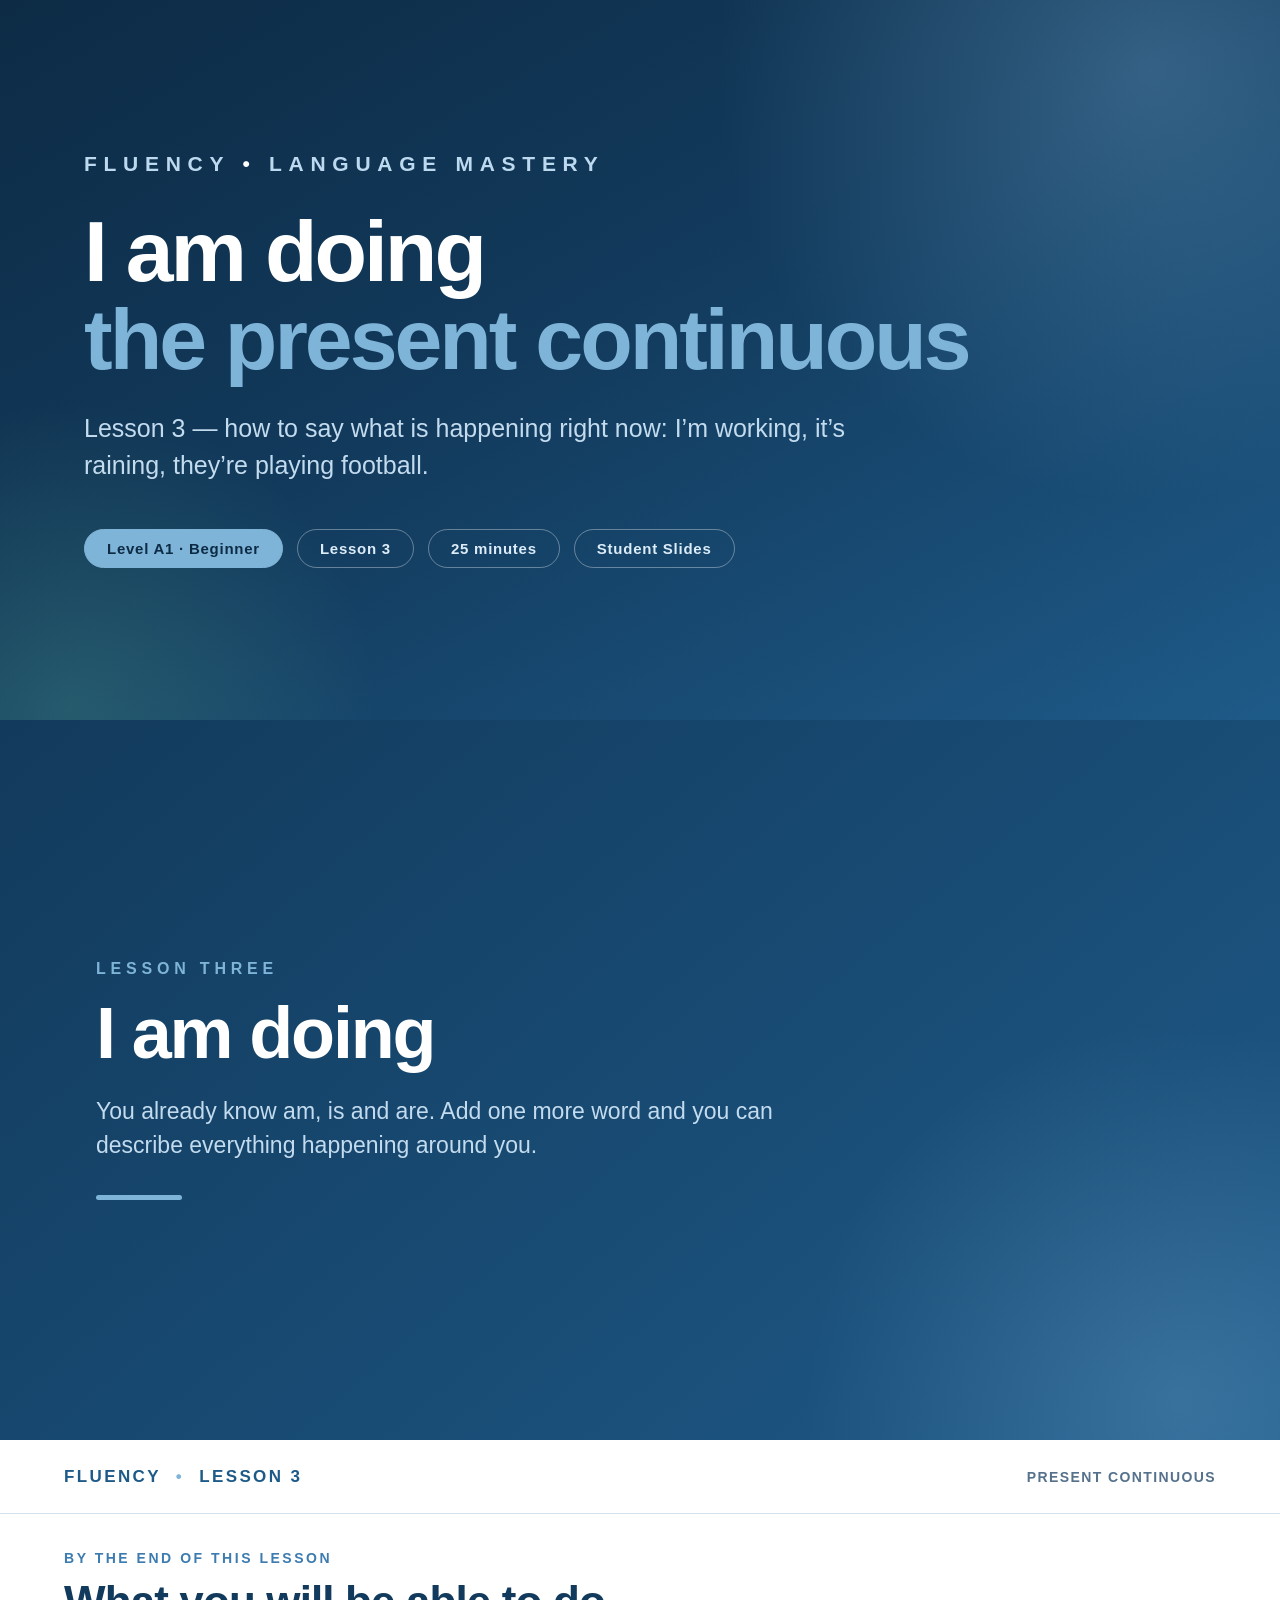
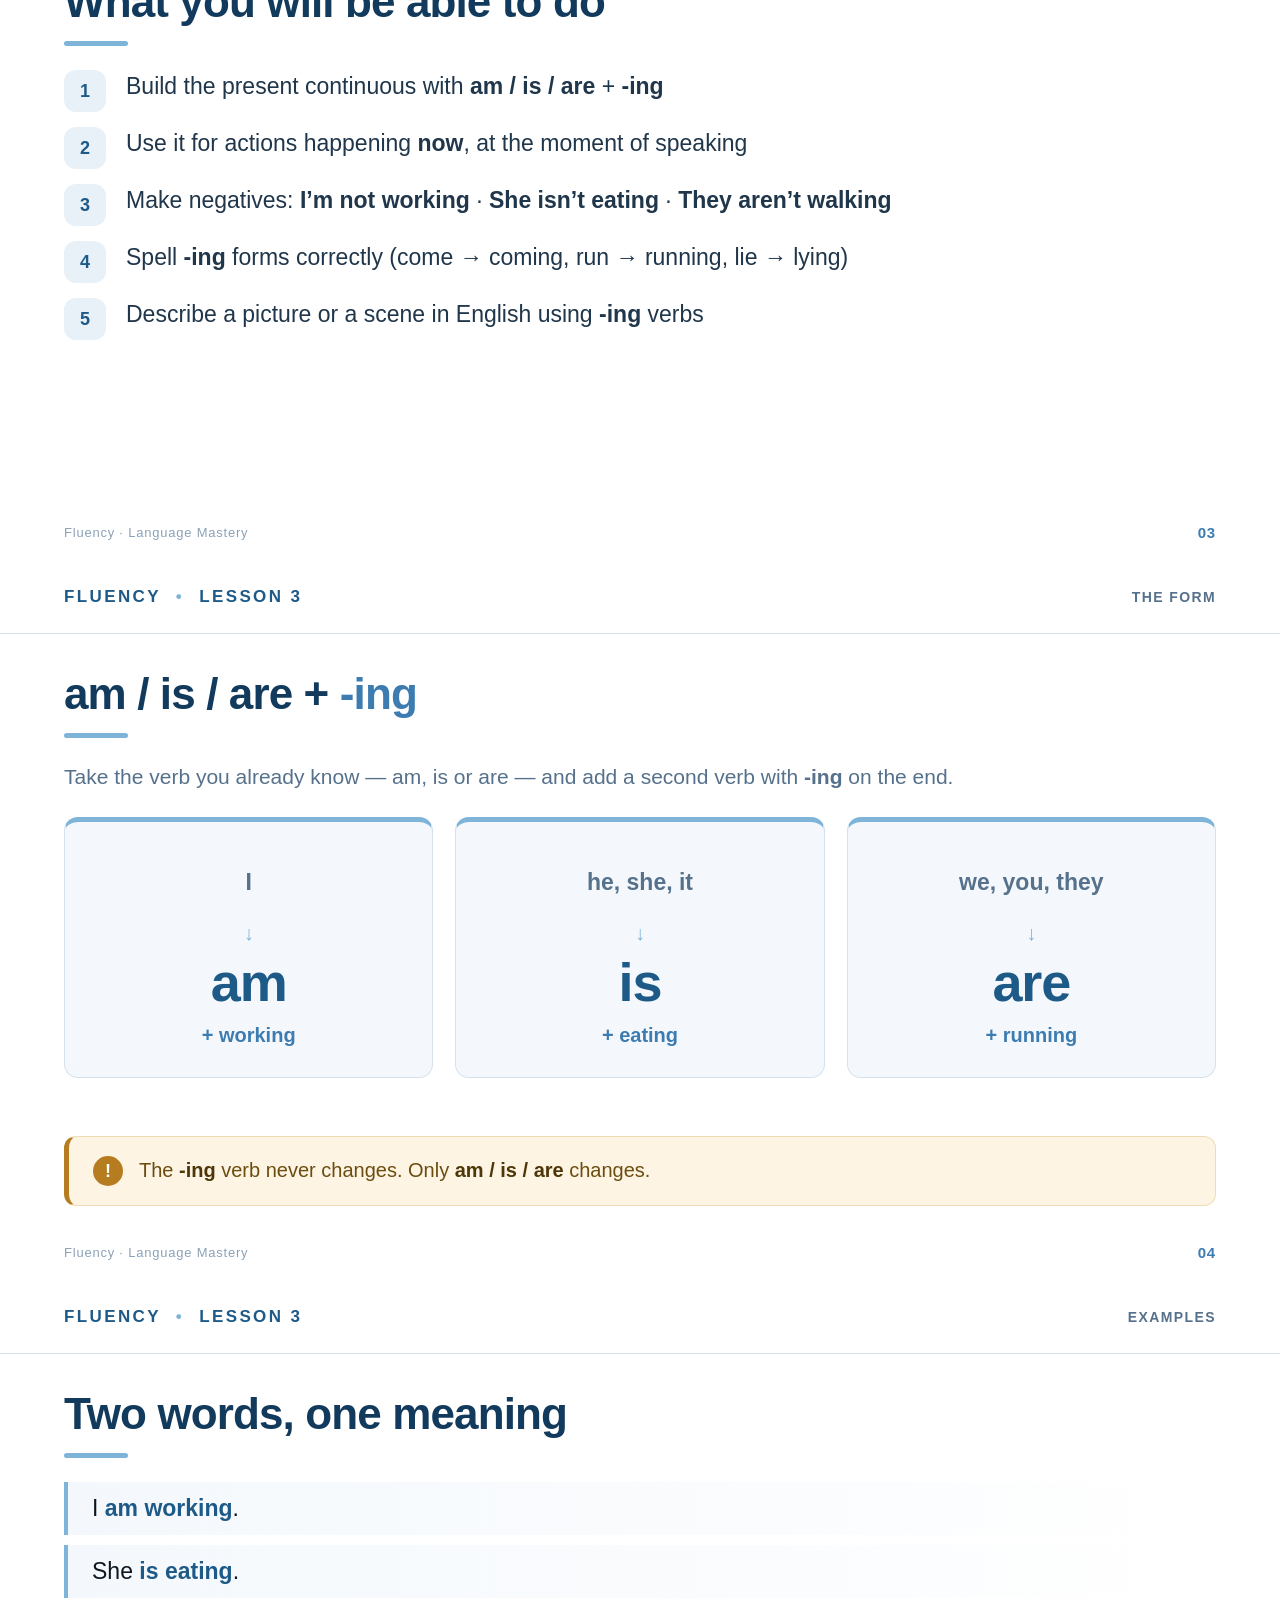
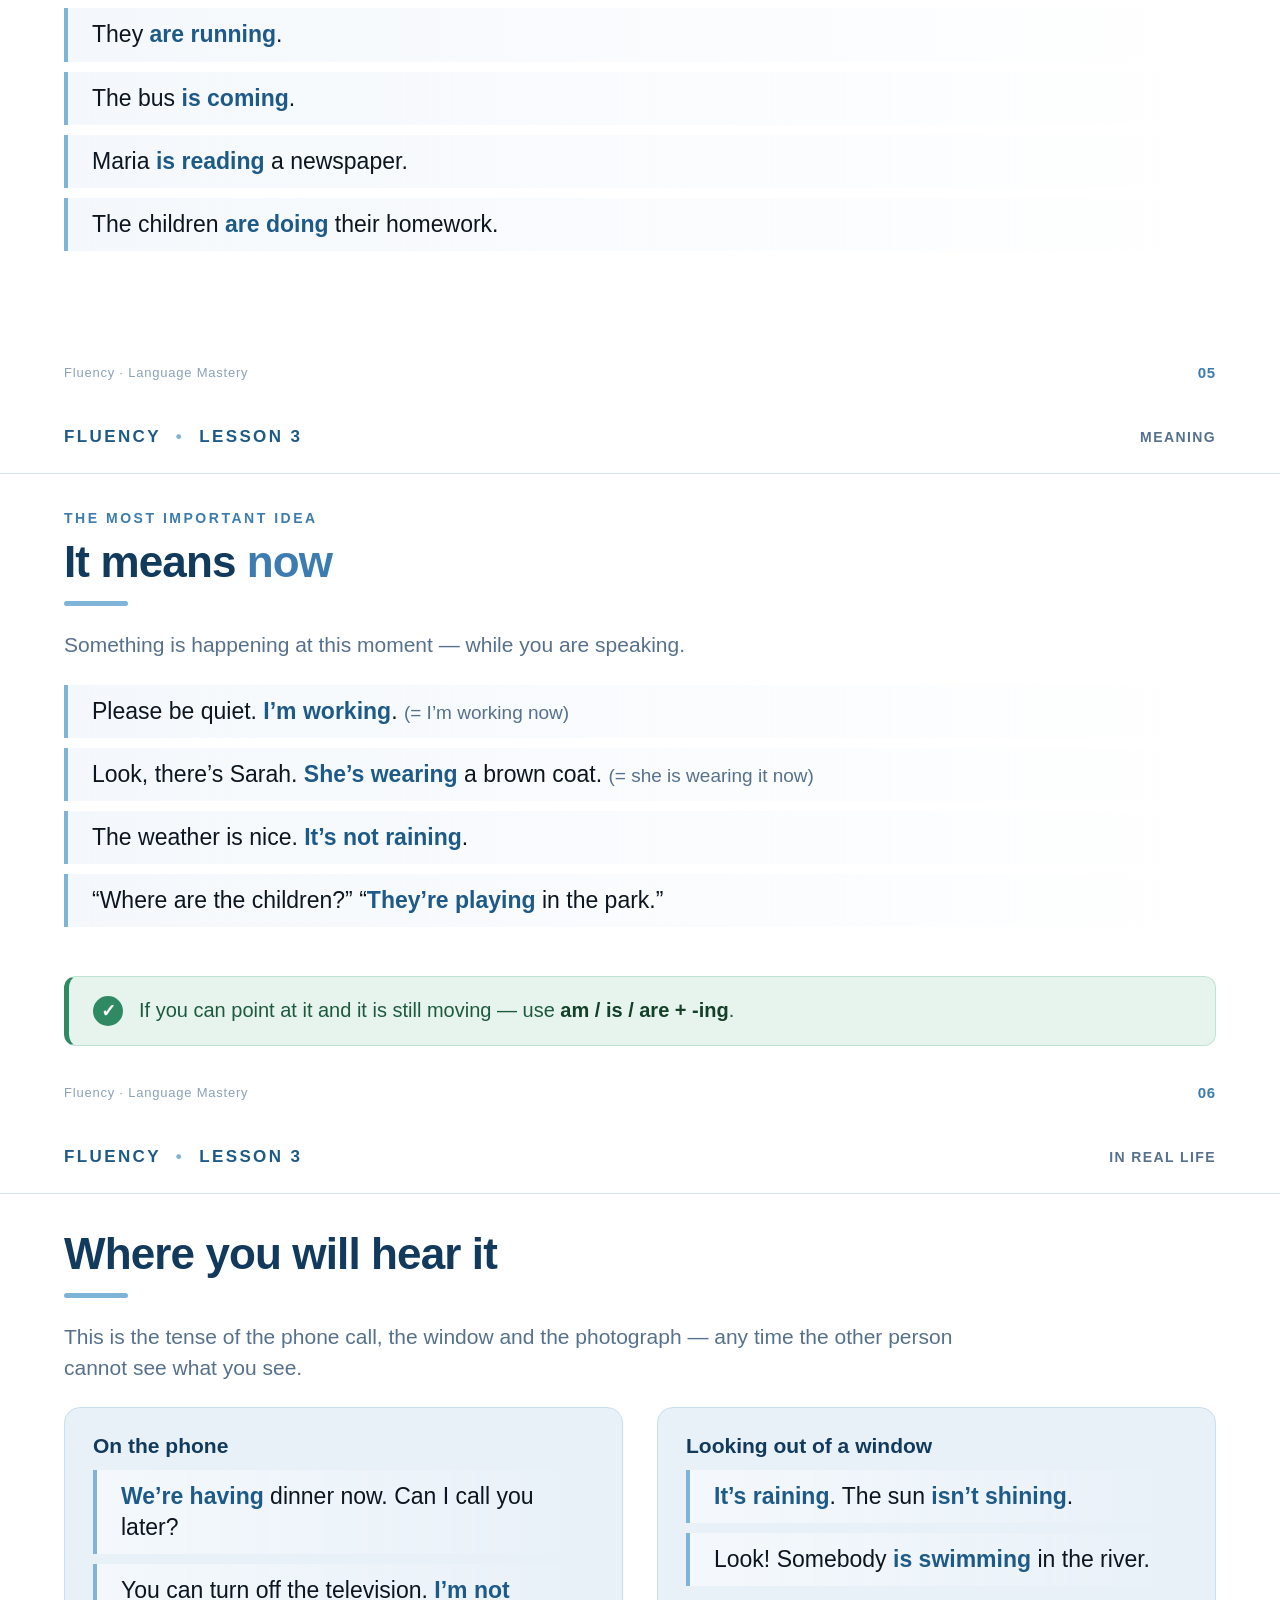
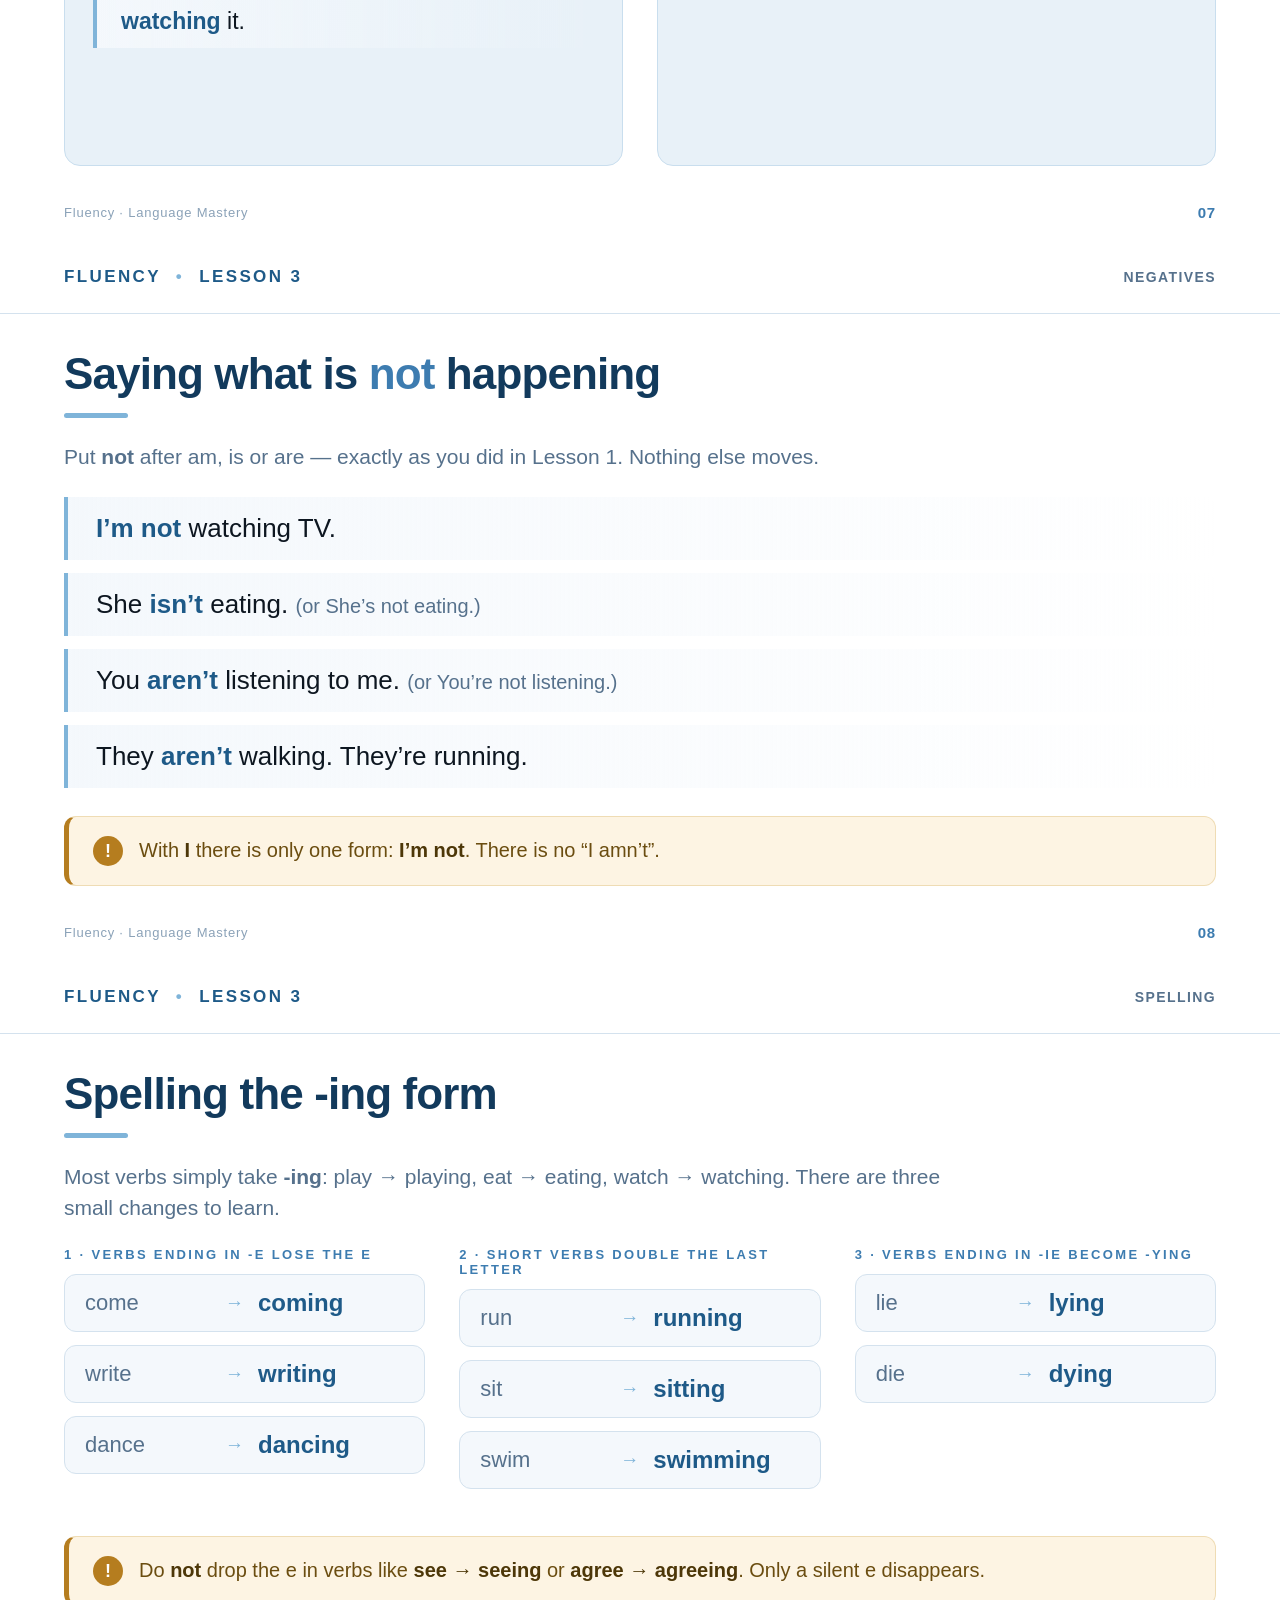
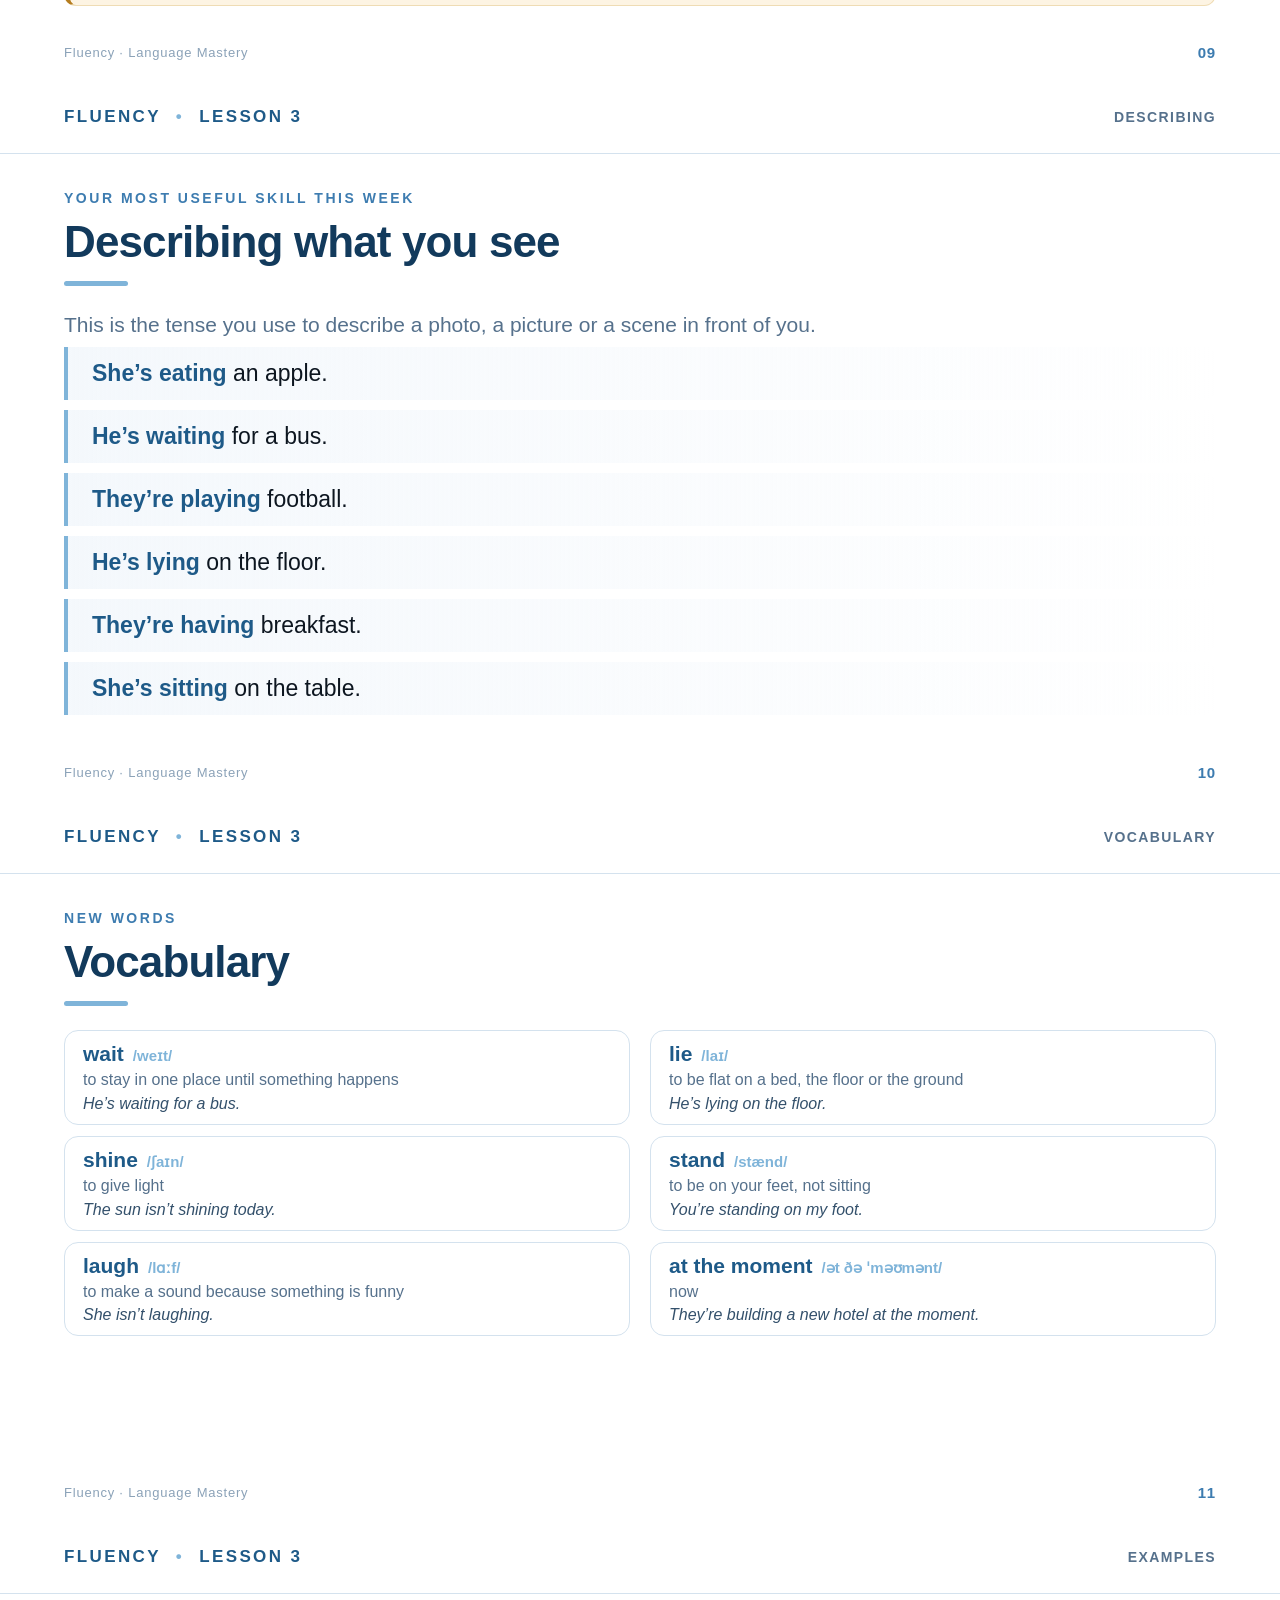
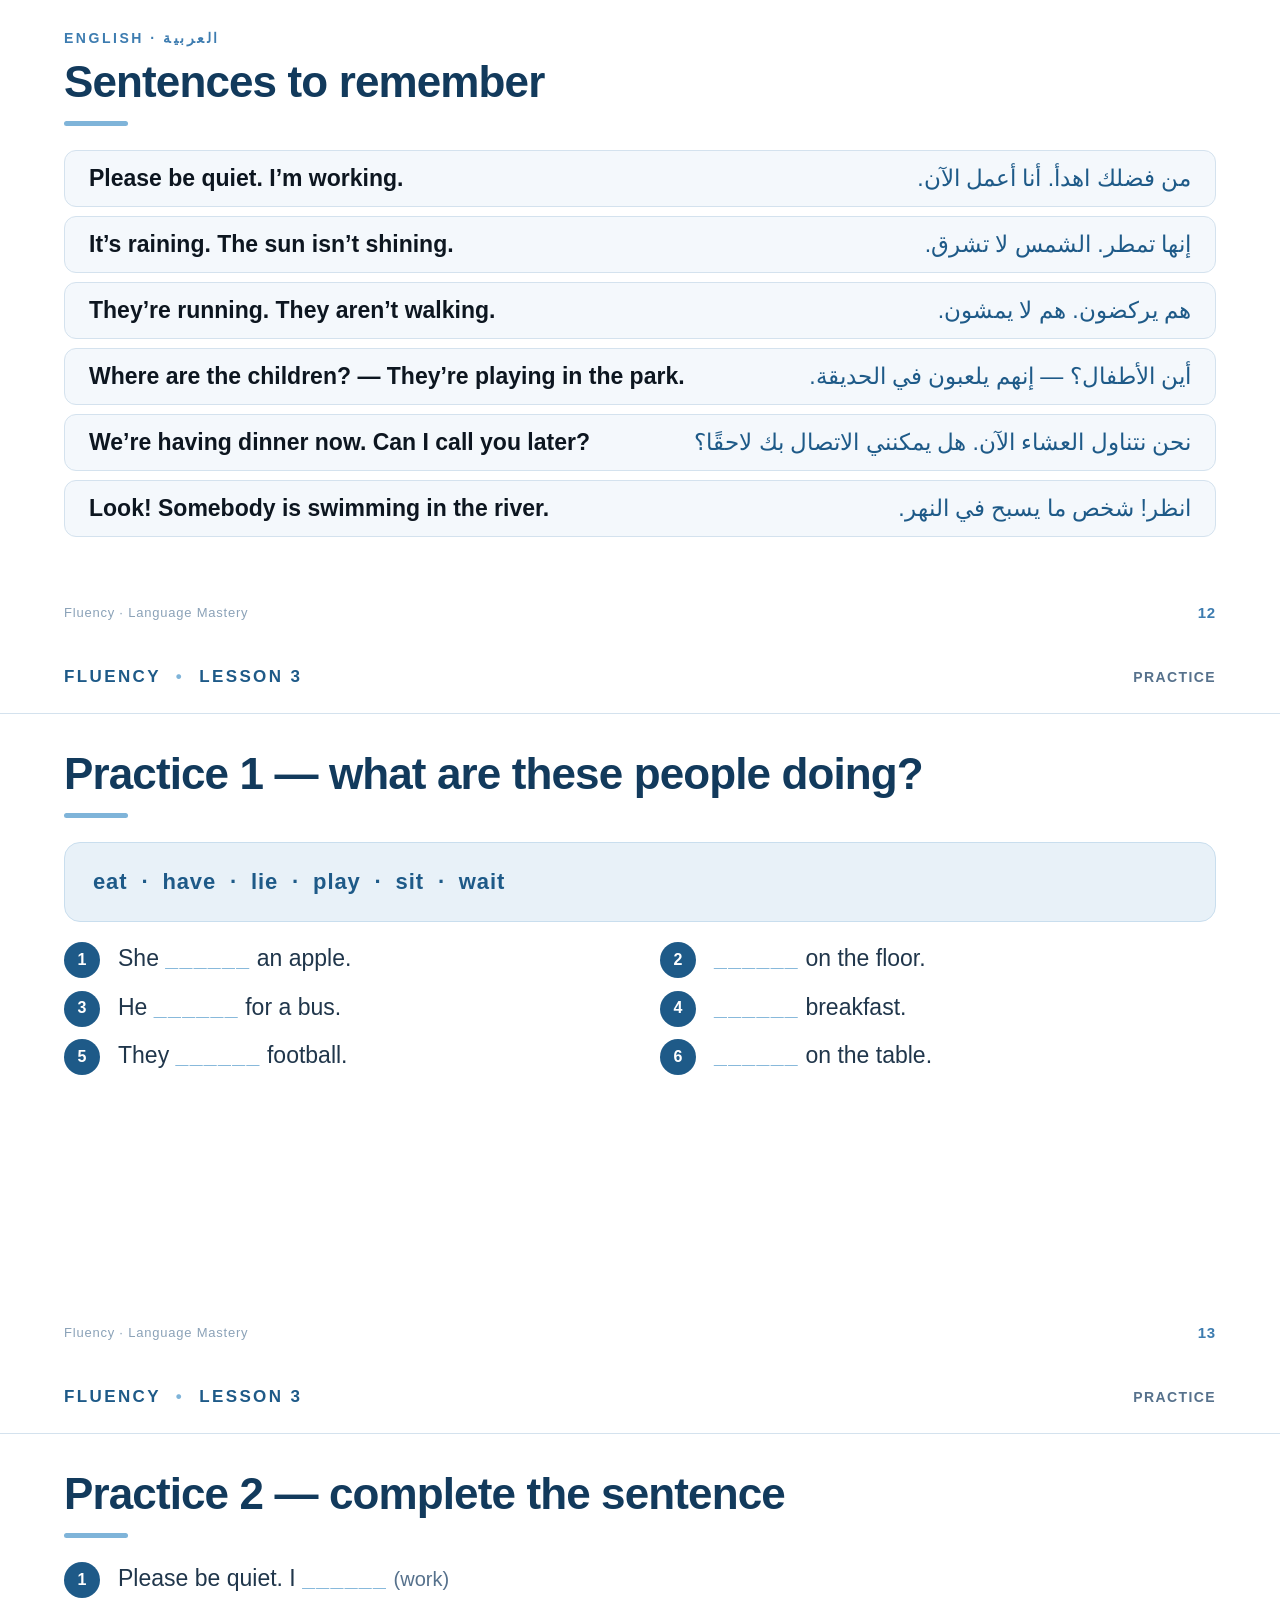
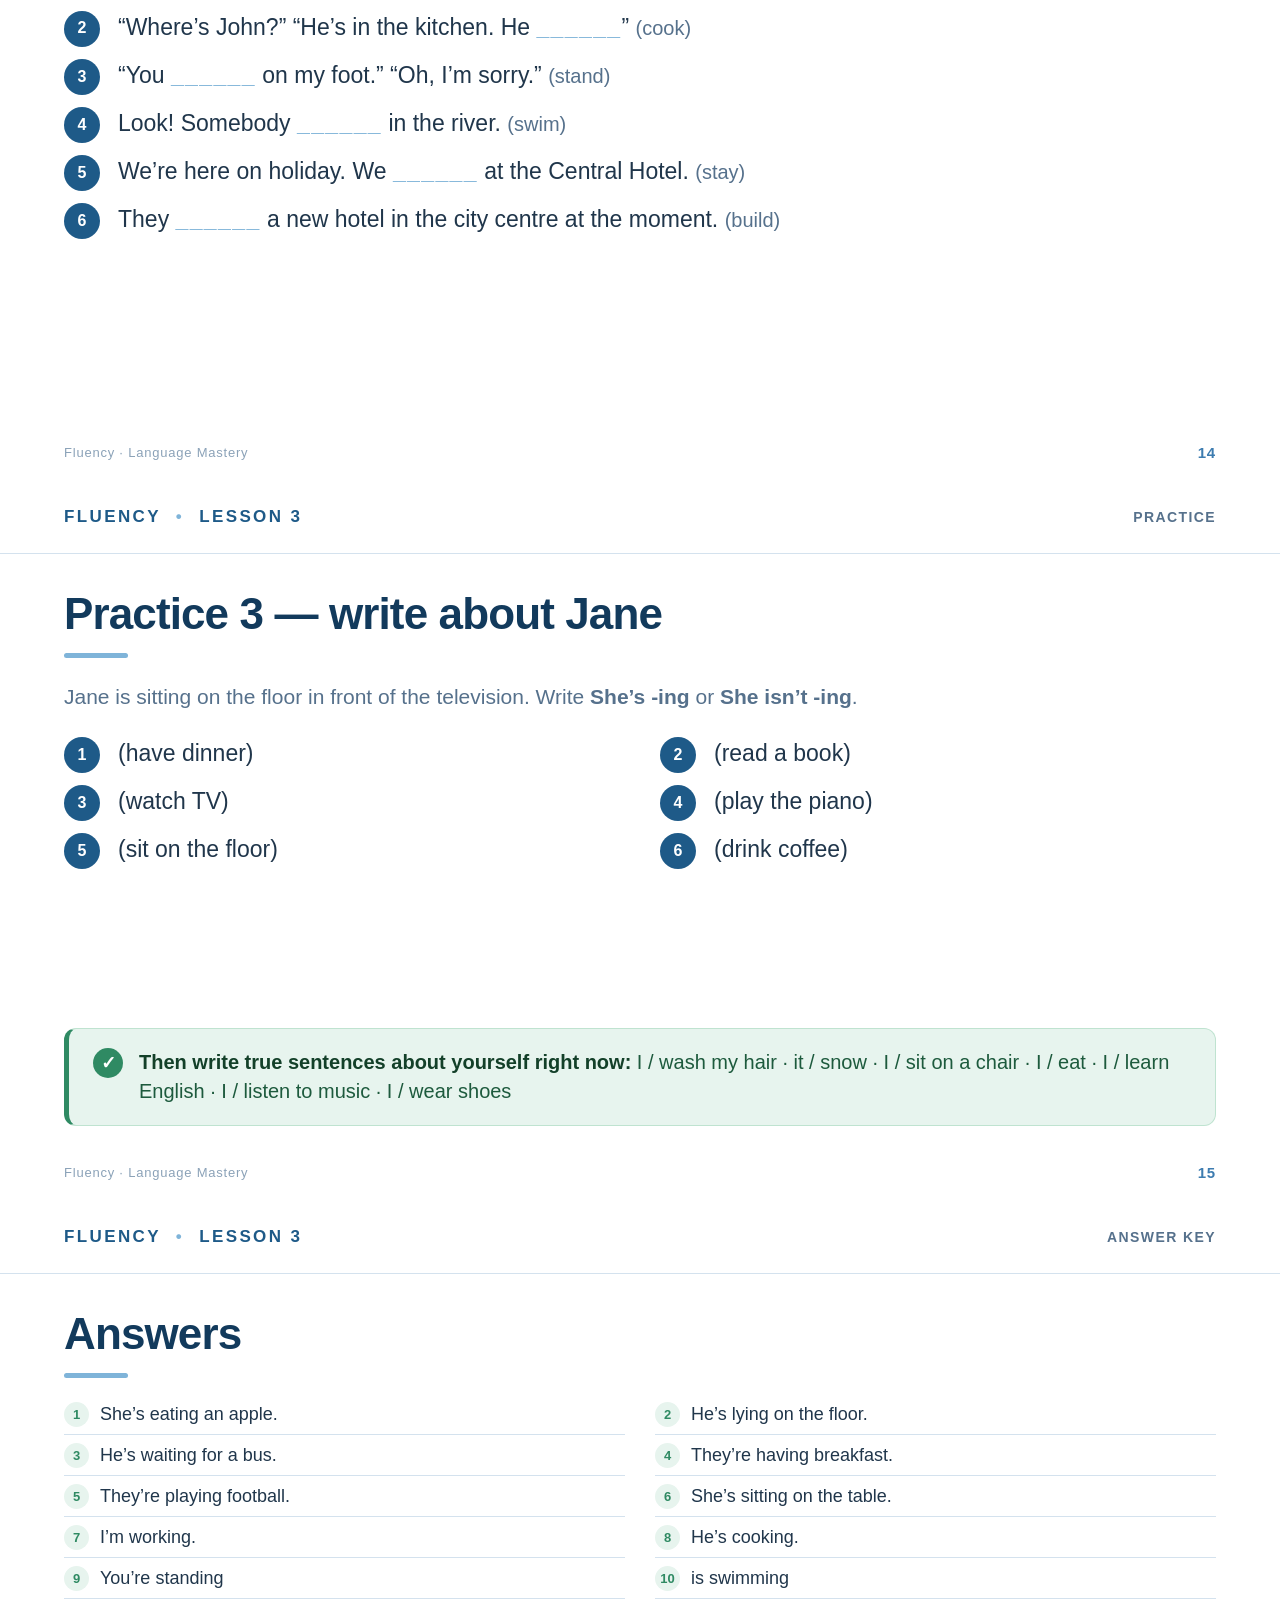
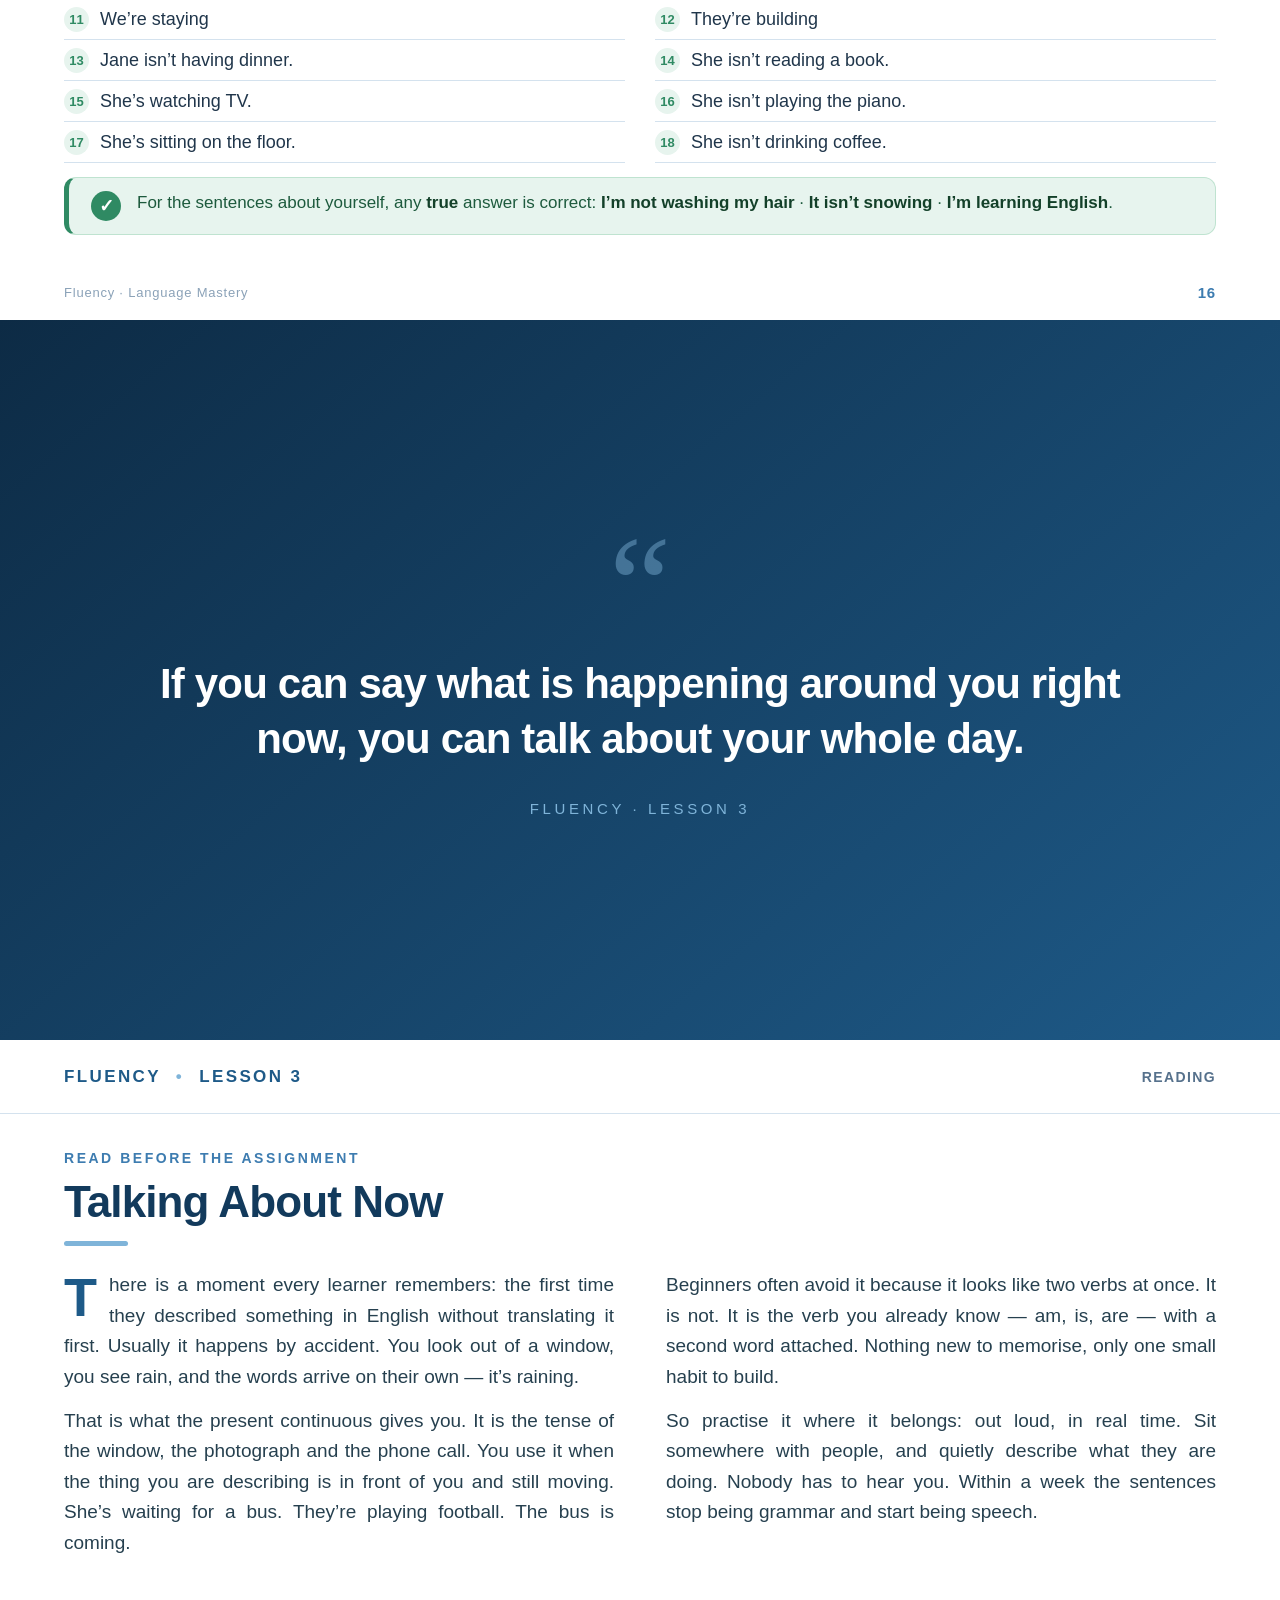
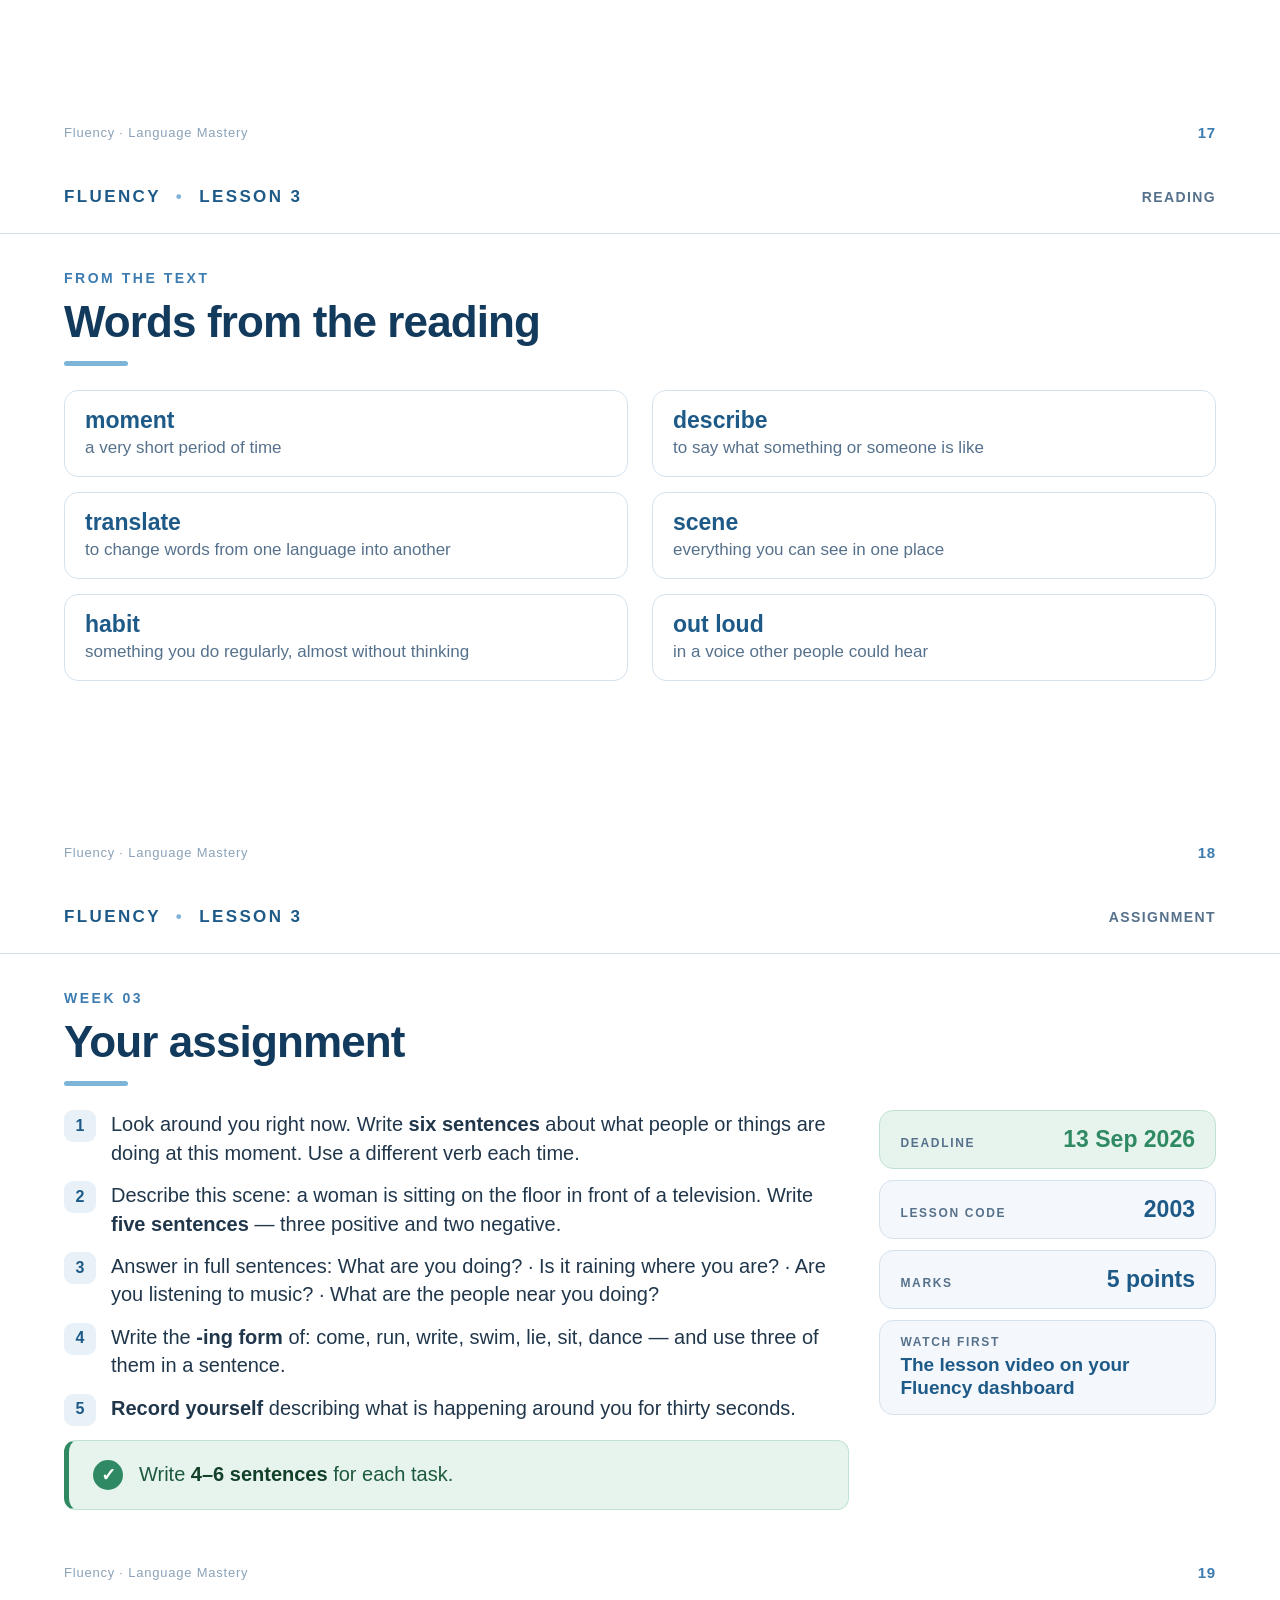
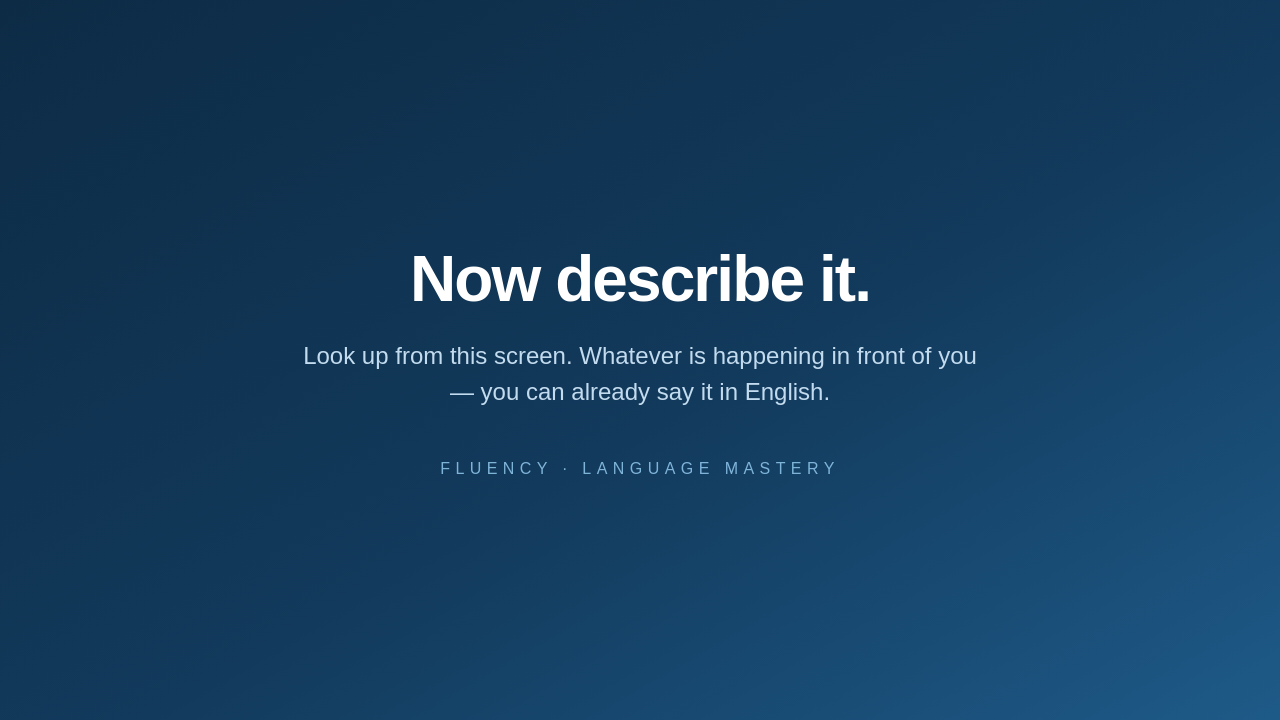
<file: lesson-3-slides.html>
<!doctype html>
<html lang="en"><head><meta charset="utf-8"><title>Fluency - Lesson 3</title><style>
:root{
  --ink:#0d1620;
  --navy:#123a5c;
  --navy-2:#1e5a88;
  --blue:#3d7cb0;
  --sky:#7fb4d9;
  --pale:#e8f1f8;
  --pale-2:#f4f8fc;
  --green:#2f8a63;
  --green-pale:#e7f4ee;
  --amber:#b57d1f;
  --amber-pale:#fdf4e3;
  --muted:#56718c;
  --line:#d4e2ee;
  --paper:#ffffff;
}
*{box-sizing:border-box;margin:0;padding:0;}
@page{ size:1280px 720px; margin:0; }
html,body{background:#7089a3;}
body{
  font-family:"Segoe UI","Calibri","Helvetica Neue",Arial,sans-serif;
  color:var(--ink);
  -webkit-font-smoothing:antialiased;
}
.slide{
  position:relative;
  width:1280px; height:720px;
  background:var(--paper);
  overflow:hidden;
  page-break-after:always;
  break-after:page;
  display:flex; flex-direction:column;
}
.slide:last-child{page-break-after:auto;break-after:auto;}

/* ---------- chrome: header + footer ---------- */
.hdr{
  position:absolute; top:0; left:0; right:0; height:74px;
  display:flex; align-items:center; justify-content:space-between;
  padding:0 64px;
  border-bottom:1px solid var(--line);
}
.hdr .brand{
  font-size:17px; font-weight:700; letter-spacing:.14em; text-transform:uppercase;
  color:var(--navy-2);
}
.hdr .brand span{color:var(--sky); margin:0 8px;}
.hdr .tag{
  font-size:14px; font-weight:600; letter-spacing:.1em; text-transform:uppercase;
  color:var(--muted);
}
.ftr{
  position:absolute; bottom:0; left:0; right:0; height:56px;
  display:flex; align-items:center; justify-content:space-between;
  padding:0 64px;
  font-size:13px; color:#8ba2b8; letter-spacing:.06em;
}
.ftr .num{font-weight:700; color:var(--blue); font-size:15px;}

/* ---------- body area ---------- */
.body{
  flex:1; padding:110px 64px 74px 64px;
  display:flex; flex-direction:column;
}
h1.title{
  font-size:44px; line-height:1.1; font-weight:700; letter-spacing:-.02em;
  color:var(--navy);
}
.title-rule{width:64px;height:5px;background:var(--sky);border-radius:3px;margin:15px 0 24px;}
.sub{font-size:21px;color:var(--muted);line-height:1.45;max-width:900px;margin-bottom:24px;}
.kicker{
  font-size:14px;font-weight:700;letter-spacing:.18em;text-transform:uppercase;
  color:var(--blue);margin-bottom:12px;
}

/* ---------- cover ---------- */
.cover{background:linear-gradient(150deg,#0d2b45 0%,#123a5c 45%,#1e5a88 100%);color:#fff;}
.cover .glow{
  position:absolute;width:900px;height:900px;border-radius:50%;
  right:-320px;top:-380px;
  background:radial-gradient(circle,rgba(127,180,217,.30) 0%,rgba(127,180,217,0) 68%);
}
.cover .glow2{
  position:absolute;width:620px;height:620px;border-radius:50%;
  left:-240px;bottom:-300px;
  background:radial-gradient(circle,rgba(111,206,159,.20) 0%,rgba(111,206,159,0) 70%);
}
.cover .inner{position:relative;padding:0 84px;height:100%;display:flex;flex-direction:column;justify-content:center;}
.cover .logo{font-size:21px;font-weight:700;letter-spacing:.32em;text-transform:uppercase;color:#bcd9ef;}
.cover .logo b{color:#fff;}
.cover h1{font-size:86px;line-height:1.02;font-weight:700;letter-spacing:-.035em;margin:32px 0 0;}
.cover h1 em{font-style:normal;color:var(--sky);}
.cover .lede{font-size:25px;color:#c3dbee;margin-top:26px;max-width:780px;line-height:1.5;}
.cover .meta{display:flex;gap:14px;margin-top:44px;}
.pill{
  border:1px solid rgba(255,255,255,.35);border-radius:999px;
  padding:10px 22px;font-size:15px;font-weight:600;letter-spacing:.05em;color:#dcecf8;
}
.pill.solid{background:var(--sky);border-color:var(--sky);color:#0d2b45;}

/* ---------- section divider ---------- */
.section{background:linear-gradient(140deg,#123a5c 0%,#1e5a88 100%);color:#fff;}
.section .inner{position:relative;height:100%;display:flex;flex-direction:column;justify-content:center;padding:0 96px;}
.section .glow{
  position:absolute;width:760px;height:760px;border-radius:50%;right:-280px;bottom:-340px;
  background:radial-gradient(circle,rgba(127,180,217,.28) 0%,rgba(127,180,217,0) 70%);
}
.section .no{font-size:16px;font-weight:700;letter-spacing:.3em;text-transform:uppercase;color:var(--sky);}
.section h2{font-size:72px;font-weight:700;letter-spacing:-.03em;margin-top:18px;line-height:1.05;}
.section p{font-size:23px;color:#c3dbee;margin-top:22px;max-width:740px;line-height:1.5;}
.section .rule{width:86px;height:5px;background:var(--sky);border-radius:3px;margin-top:32px;}

/* ---------- generic blocks ---------- */
.cols{display:flex;gap:34px;}
.cols.fill{flex:1;}
.col{flex:1;}
.cols.eq{align-items:stretch;}
.cols.eq .col{display:flex;flex-direction:column;}
.cols.eq .card{flex:1;}
.card{
  background:var(--pale-2);border:1px solid var(--line);border-radius:16px;
  padding:26px 28px;
}
.card.accent{background:var(--pale);border-color:#c9deee;}
.card h3{font-size:21px;color:var(--navy);margin-bottom:12px;font-weight:700;}

/* forms table (I -> am) */
.forms{display:flex;gap:22px;}
.form-card{
  flex:1;background:var(--pale-2);border:1px solid var(--line);
  border-top:5px solid var(--sky);border-radius:14px;
  padding:28px 24px;text-align:center;
}
.form-card .who{font-size:23px;color:var(--muted);line-height:1.4;font-weight:600;min-height:64px;display:flex;align-items:center;justify-content:center;}
.form-card .arrow{font-size:20px;color:var(--sky);margin:8px 0 6px;}
.form-card .verb{font-size:54px;font-weight:700;color:var(--navy-2);letter-spacing:-.02em;}

/* example sentence list */
.ex{list-style:none;}
.ex li{
  font-size:26px;line-height:1.35;color:var(--ink);
  padding:14px 0 14px 28px;border-left:4px solid var(--sky);
  margin-bottom:13px;background:linear-gradient(90deg,var(--pale-2),rgba(255,255,255,0));
  border-radius:0 10px 10px 0;
}
.ex li b{color:var(--navy-2);font-weight:700;}
.ex.tight li{font-size:23px;padding:11px 0 11px 24px;margin-bottom:10px;}

/* transformation pairs (long -> short) */
.pairs{display:grid;grid-template-columns:1fr 1fr;gap:13px 34px;}
.pair{
  display:flex;align-items:center;gap:14px;
  background:var(--pale-2);border:1px solid var(--line);border-radius:12px;
  padding:14px 20px;
}
.pair .a{font-size:22px;color:var(--muted);min-width:126px;}
.pair .to{color:var(--sky);font-size:19px;font-weight:700;}
.pair .b{font-size:24px;font-weight:700;color:var(--navy-2);}

/* callout note */
.note{
  display:flex;gap:16px;align-items:flex-start;
  background:var(--amber-pale);border:1px solid #efdcb4;border-left:5px solid var(--amber);
  border-radius:12px;padding:19px 24px;
}
.note.push{margin-top:auto;}
.note .ico{
  flex:0 0 30px;height:30px;border-radius:50%;background:var(--amber);color:#fff;
  font-size:18px;font-weight:700;display:flex;align-items:center;justify-content:center;
}
.note p{font-size:20px;line-height:1.45;color:#6b4d10;}
.note p b{color:#4d3708;}

.note.green{background:var(--green-pale);border-color:#bfe3d0;border-left-color:var(--green);}
.note.green .ico{background:var(--green);}
.note.green p{color:#1d5a3d;}
.note.green p b{color:#134029;}

/* objectives */
.obj{list-style:none;display:grid;grid-template-columns:1fr;gap:15px;}
.obj li{display:flex;gap:20px;align-items:flex-start;font-size:23px;line-height:1.4;color:#20364b;}
.obj .n{
  flex:0 0 42px;height:42px;border-radius:12px;background:var(--pale);
  color:var(--navy-2);font-size:18px;font-weight:700;
  display:flex;align-items:center;justify-content:center;
}

/* vocabulary */
.vocab{display:grid;grid-template-columns:1fr 1fr;gap:15px 24px;}
.v{border:1px solid var(--line);border-radius:14px;padding:16px 20px;background:var(--paper);}
.v .w{font-size:23px;font-weight:700;color:var(--navy-2);}
.v .p{font-size:16px;color:var(--sky);font-weight:600;margin-left:9px;}
.v .m{font-size:17px;color:var(--muted);margin-top:3px;line-height:1.35;}
.v .e{font-size:17px;color:#33506b;margin-top:6px;font-style:italic;}
.vocab.dense{gap:11px 20px;}
.vocab.dense .v{padding:11px 18px;}
.vocab.dense .w{font-size:21px;}
.vocab.dense .p{font-size:15px;}
.vocab.dense .m{font-size:16px;}
.vocab.dense .e{font-size:16px;margin-top:4px;}

/* bilingual examples */
.bi{display:grid;grid-template-columns:1fr;gap:11px;}
.bi .row{
  display:flex;align-items:center;justify-content:space-between;gap:30px;
  border:1px solid var(--line);border-radius:12px;padding:14px 24px;background:var(--pale-2);
}
.bi .en{font-size:23px;color:var(--ink);font-weight:600;}
.bi .ar{font-size:23px;color:var(--navy-2);direction:rtl;font-family:"Segoe UI","Tahoma",sans-serif;}

/* practice */
.q{list-style:none;counter-reset:q;}
.q li{
  counter-increment:q;position:relative;padding-left:54px;
  font-size:23px;line-height:1.4;margin-bottom:16px;color:#20364b;
}
.q li::before{
  content:counter(q);position:absolute;left:0;top:0;
  width:36px;height:36px;border-radius:50%;
  background:var(--navy-2);color:#fff;font-size:16px;font-weight:700;
  display:flex;align-items:center;justify-content:center;
}
.q.two{display:grid;grid-template-columns:1fr 1fr;gap:0 40px;}
.blank{color:var(--sky);letter-spacing:.06em;font-weight:700;}
.ans{color:var(--green);font-weight:700;}
.ans-list{list-style:none;counter-reset:a;display:grid;grid-template-columns:1fr 1fr;gap:11px 32px;}
.ans-list li{
  counter-increment:a;display:flex;gap:13px;font-size:20px;line-height:1.35;color:#20364b;
  border-bottom:1px solid var(--line);padding-bottom:9px;
}
.ans-list li::before{
  content:counter(a);flex:0 0 28px;height:28px;border-radius:50%;
  background:var(--green-pale);color:var(--green);font-size:14px;font-weight:700;
  display:flex;align-items:center;justify-content:center;
}
.ans-list.dense{gap:8px 30px;}
.ans-list.dense li{font-size:18px;padding-bottom:7px;gap:11px;}
.ans-list.dense li::before{flex:0 0 25px;height:25px;font-size:13px;}

/* quote slide */
.quote{background:linear-gradient(140deg,#0d2b45,#1e5a88);color:#fff;}
.quote .inner{height:100%;display:flex;flex-direction:column;justify-content:center;align-items:center;padding:0 150px;text-align:center;position:relative;}
.quote .mark{font-size:140px;line-height:.6;color:rgba(127,180,217,.45);font-family:Georgia,serif;}
.quote blockquote{font-size:42px;line-height:1.3;font-weight:600;letter-spacing:-.02em;margin-top:30px;}
.quote .who{margin-top:34px;font-size:15px;letter-spacing:.24em;text-transform:uppercase;color:var(--sky);}

/* reading slide */
.read{font-size:19px;line-height:1.6;color:#26404f;column-count:2;column-gap:52px;text-align:justify;}
.read p{margin-bottom:14px;}
.read p:first-child::first-letter{
  font-size:54px;float:left;line-height:.86;padding:4px 12px 0 0;color:var(--navy-2);font-weight:700;
}

/* homework */
.hw{display:flex;gap:30px;flex:1;}
.hw .tasks{flex:1.4;}
.hw .facts{flex:.6;display:flex;flex-direction:column;gap:11px;}
.fact{
  border:1px solid var(--line);border-radius:14px;padding:14px 20px;background:var(--pale-2);
  display:flex;align-items:baseline;justify-content:space-between;gap:14px;
}
.fact .l{font-size:12px;letter-spacing:.14em;text-transform:uppercase;color:var(--muted);font-weight:700;white-space:nowrap;}
.fact .val{font-size:23px;font-weight:700;color:var(--navy-2);text-align:right;line-height:1.25;}
.fact.stack{flex-direction:column;align-items:flex-start;gap:4px;}
.fact.stack .val{text-align:left;font-size:19px;}
.fact.hi{background:var(--green-pale);border-color:#bfe3d0;}
.fact.hi .val{color:var(--green);}
.task{display:flex;gap:15px;margin-bottom:14px;font-size:20px;line-height:1.42;color:#20364b;}
.task .n{flex:0 0 32px;height:32px;border-radius:9px;background:var(--pale);color:var(--navy-2);font-weight:700;font-size:16px;display:flex;align-items:center;justify-content:center;}

/* end slide */
.end{background:linear-gradient(150deg,#0d2b45 0%,#123a5c 55%,#1e5a88 100%);color:#fff;}
.end .inner{height:100%;display:flex;flex-direction:column;justify-content:center;align-items:center;text-align:center;position:relative;}
.end h2{font-size:64px;font-weight:700;letter-spacing:-.03em;}
.end p{font-size:24px;color:#c3dbee;margin-top:22px;max-width:680px;line-height:1.5;}
.end .logo{margin-top:50px;font-size:16px;letter-spacing:.34em;text-transform:uppercase;color:var(--sky);}

</style></head><body>
<!-- 1 COVER -->
<section class="slide cover">
  <div class="glow"></div><div class="glow2"></div>
  <div class="inner">
    <div class="logo">Fluency <b>&bull;</b> Language Mastery</div>
    <h1>I am doing<br><em>the present continuous</em></h1>
    <p class="lede">Lesson 3 &mdash; how to say what is happening right now: I&rsquo;m working, it&rsquo;s raining, they&rsquo;re playing football.</p>
    <div class="meta">
      <span class="pill solid">Level A1 &middot; Beginner</span>
      <span class="pill">Lesson 3</span>
      <span class="pill">25 minutes</span>
      <span class="pill">Student Slides</span>
    </div>
  </div>
</section>

<!-- 2 SECTION -->
<section class="slide section">
  <div class="glow"></div>
  <div class="inner">
    <div class="no">Lesson Three</div>
    <h2>I am doing</h2>
    <p>You already know am, is and are. Add one more word and you can describe everything happening around you.</p>
    <div class="rule"></div>
  </div>
</section>

<!-- 3 OBJECTIVES -->
<section class="slide">
  <div class="hdr"><div class="brand">Fluency <span>&bull;</span> Lesson 3</div><div class="tag">Present continuous</div></div>
  <div class="body">
    <div class="kicker">By the end of this lesson</div>
    <h1 class="title">What you will be able to do</h1>
    <div class="title-rule"></div>
    <ul class="obj">
      <li><span class="n">1</span><span>Build the present continuous with <b>am / is / are</b> + <b>-ing</b></span></li>
      <li><span class="n">2</span><span>Use it for actions happening <b>now</b>, at the moment of speaking</span></li>
      <li><span class="n">3</span><span>Make negatives: <b>I&rsquo;m not working</b> &middot; <b>She isn&rsquo;t eating</b> &middot; <b>They aren&rsquo;t walking</b></span></li>
      <li><span class="n">4</span><span>Spell <b>-ing</b> forms correctly (come &rarr; coming, run &rarr; running, lie &rarr; lying)</span></li>
      <li><span class="n">5</span><span>Describe a picture or a scene in English using <b>-ing</b> verbs</span></li>
    </ul>
  </div>
  <div class="ftr"><span>Fluency &middot; Language Mastery</span><span class="num">03</span></div>
</section>

<!-- 4 THE FORM -->
<section class="slide">
  <div class="hdr"><div class="brand">Fluency <span>&bull;</span> Lesson 3</div><div class="tag">The form</div></div>
  <div class="body">
    <h1 class="title">am / is / are + <span style="color:var(--blue)">-ing</span></h1>
    <div class="title-rule"></div>
    <p class="sub">Take the verb you already know &mdash; am, is or are &mdash; and add a second verb with <b>-ing</b> on the end.</p>
    <div class="forms">
      <div class="form-card">
        <div class="who">I</div>
        <div class="arrow">&darr;</div>
        <div class="verb">am</div>
        <div class="who" style="min-height:auto;font-size:20px;margin-top:8px;color:var(--blue)">+ working</div>
      </div>
      <div class="form-card">
        <div class="who">he, she, it</div>
        <div class="arrow">&darr;</div>
        <div class="verb">is</div>
        <div class="who" style="min-height:auto;font-size:20px;margin-top:8px;color:var(--blue)">+ eating</div>
      </div>
      <div class="form-card">
        <div class="who">we, you, they</div>
        <div class="arrow">&darr;</div>
        <div class="verb">are</div>
        <div class="who" style="min-height:auto;font-size:20px;margin-top:8px;color:var(--blue)">+ running</div>
      </div>
    </div>
    <div class="note push"><div class="ico">!</div><p>The <b>-ing</b> verb never changes. Only <b>am / is / are</b> changes.</p></div>
  </div>
  <div class="ftr"><span>Fluency &middot; Language Mastery</span><span class="num">04</span></div>
</section>

<!-- 5 EXAMPLES -->
<section class="slide">
  <div class="hdr"><div class="brand">Fluency <span>&bull;</span> Lesson 3</div><div class="tag">Examples</div></div>
  <div class="body">
    <h1 class="title">Two words, one meaning</h1>
    <div class="title-rule"></div>
    <ul class="ex tight">
      <li>I <b>am working</b>.</li>
      <li>She <b>is eating</b>.</li>
      <li>They <b>are running</b>.</li>
      <li>The bus <b>is coming</b>.</li>
      <li>Maria <b>is reading</b> a newspaper.</li>
      <li>The children <b>are doing</b> their homework.</li>
    </ul>
  </div>
  <div class="ftr"><span>Fluency &middot; Language Mastery</span><span class="num">05</span></div>
</section>

<!-- 6 WHAT IT MEANS -->
<section class="slide">
  <div class="hdr"><div class="brand">Fluency <span>&bull;</span> Lesson 3</div><div class="tag">Meaning</div></div>
  <div class="body">
    <div class="kicker">The most important idea</div>
    <h1 class="title">It means <span style="color:var(--blue)">now</span></h1>
    <div class="title-rule"></div>
    <p class="sub">Something is happening at this moment &mdash; while you are speaking.</p>
    <ul class="ex tight">
      <li>Please be quiet. <b>I&rsquo;m working</b>. <span style="color:var(--muted);font-size:19px">(= I&rsquo;m working now)</span></li>
      <li>Look, there&rsquo;s Sarah. <b>She&rsquo;s wearing</b> a brown coat. <span style="color:var(--muted);font-size:19px">(= she is wearing it now)</span></li>
      <li>The weather is nice. <b>It&rsquo;s not raining</b>.</li>
      <li>&ldquo;Where are the children?&rdquo; &ldquo;<b>They&rsquo;re playing</b> in the park.&rdquo;</li>
    </ul>
    <div class="note green push"><div class="ico">&#10003;</div><p>If you can point at it and it is still moving &mdash; use <b>am / is / are + -ing</b>.</p></div>
  </div>
  <div class="ftr"><span>Fluency &middot; Language Mastery</span><span class="num">06</span></div>
</section>

<!-- 7 ON THE PHONE -->
<section class="slide">
  <div class="hdr"><div class="brand">Fluency <span>&bull;</span> Lesson 3</div><div class="tag">In real life</div></div>
  <div class="body">
    <h1 class="title">Where you will hear it</h1>
    <div class="title-rule"></div>
    <p class="sub">This is the tense of the phone call, the window and the photograph &mdash; any time the other person cannot see what you see.</p>
    <div class="cols eq fill">
      <div class="col">
        <div class="card accent">
          <h3>On the phone</h3>
          <ul class="ex tight" style="margin-top:4px">
            <li><b>We&rsquo;re having</b> dinner now. Can I call you later?</li>
            <li>You can turn off the television. <b>I&rsquo;m not watching</b> it.</li>
          </ul>
        </div>
      </div>
      <div class="col">
        <div class="card accent">
          <h3>Looking out of a window</h3>
          <ul class="ex tight" style="margin-top:4px">
            <li><b>It&rsquo;s raining</b>. The sun <b>isn&rsquo;t shining</b>.</li>
            <li>Look! Somebody <b>is swimming</b> in the river.</li>
          </ul>
        </div>
      </div>
    </div>
  </div>
  <div class="ftr"><span>Fluency &middot; Language Mastery</span><span class="num">07</span></div>
</section>

<!-- 8 NEGATIVES -->
<section class="slide">
  <div class="hdr"><div class="brand">Fluency <span>&bull;</span> Lesson 3</div><div class="tag">Negatives</div></div>
  <div class="body">
    <h1 class="title">Saying what is <span style="color:var(--blue)">not</span> happening</h1>
    <div class="title-rule"></div>
    <p class="sub">Put <b>not</b> after am, is or are &mdash; exactly as you did in Lesson 1. Nothing else moves.</p>
    <ul class="ex">
      <li><b>I&rsquo;m not</b> watching TV.</li>
      <li>She <b>isn&rsquo;t</b> eating. <span style="color:var(--muted);font-size:20px">(or She&rsquo;s not eating.)</span></li>
      <li>You <b>aren&rsquo;t</b> listening to me. <span style="color:var(--muted);font-size:20px">(or You&rsquo;re not listening.)</span></li>
      <li>They <b>aren&rsquo;t</b> walking. They&rsquo;re running.</li>
    </ul>
    <div class="note push"><div class="ico">!</div><p>With <b>I</b> there is only one form: <b>I&rsquo;m not</b>. There is no &ldquo;I amn&rsquo;t&rdquo;.</p></div>
  </div>
  <div class="ftr"><span>Fluency &middot; Language Mastery</span><span class="num">08</span></div>
</section>

<!-- 9 SPELLING -->
<section class="slide">
  <div class="hdr"><div class="brand">Fluency <span>&bull;</span> Lesson 3</div><div class="tag">Spelling</div></div>
  <div class="body">
    <h1 class="title">Spelling the -ing form</h1>
    <div class="title-rule"></div>
    <p class="sub">Most verbs simply take <b>-ing</b>: play &rarr; playing, eat &rarr; eating, watch &rarr; watching. There are three small changes to learn.</p>
    <div class="cols">
      <div class="col">
        <div class="kicker" style="font-size:13px">1 &middot; Verbs ending in -e lose the e</div>
        <div class="pairs" style="grid-template-columns:1fr">
          <div class="pair"><span class="a">come</span><span class="to">&rarr;</span><span class="b">coming</span></div>
          <div class="pair"><span class="a">write</span><span class="to">&rarr;</span><span class="b">writing</span></div>
          <div class="pair"><span class="a">dance</span><span class="to">&rarr;</span><span class="b">dancing</span></div>
        </div>
      </div>
      <div class="col">
        <div class="kicker" style="font-size:13px">2 &middot; Short verbs double the last letter</div>
        <div class="pairs" style="grid-template-columns:1fr">
          <div class="pair"><span class="a">run</span><span class="to">&rarr;</span><span class="b">running</span></div>
          <div class="pair"><span class="a">sit</span><span class="to">&rarr;</span><span class="b">sitting</span></div>
          <div class="pair"><span class="a">swim</span><span class="to">&rarr;</span><span class="b">swimming</span></div>
        </div>
      </div>
      <div class="col">
        <div class="kicker" style="font-size:13px">3 &middot; Verbs ending in -ie become -ying</div>
        <div class="pairs" style="grid-template-columns:1fr">
          <div class="pair"><span class="a">lie</span><span class="to">&rarr;</span><span class="b">lying</span></div>
          <div class="pair"><span class="a">die</span><span class="to">&rarr;</span><span class="b">dying</span></div>
        </div>
      </div>
    </div>
    <div class="note push"><div class="ico">!</div><p>Do <b>not</b> drop the e in verbs like <b>see &rarr; seeing</b> or <b>agree &rarr; agreeing</b>. Only a silent e disappears.</p></div>
  </div>
  <div class="ftr"><span>Fluency &middot; Language Mastery</span><span class="num">09</span></div>
</section>

<!-- 10 DESCRIBING -->
<section class="slide">
  <div class="hdr"><div class="brand">Fluency <span>&bull;</span> Lesson 3</div><div class="tag">Describing</div></div>
  <div class="body">
    <div class="kicker">Your most useful skill this week</div>
    <h1 class="title">Describing what you see</h1>
    <div class="title-rule"></div>
    <p class="sub" style="margin-bottom:6px">This is the tense you use to describe a photo, a picture or a scene in front of you.</p>
    <ul class="ex tight">
      <li><b>She&rsquo;s eating</b> an apple.</li>
      <li><b>He&rsquo;s waiting</b> for a bus.</li>
      <li><b>They&rsquo;re playing</b> football.</li>
      <li><b>He&rsquo;s lying</b> on the floor.</li>
      <li><b>They&rsquo;re having</b> breakfast.</li>
      <li><b>She&rsquo;s sitting</b> on the table.</li>
    </ul>
  </div>
  <div class="ftr"><span>Fluency &middot; Language Mastery</span><span class="num">10</span></div>
</section>

<!-- 11 VOCAB -->
<section class="slide">
  <div class="hdr"><div class="brand">Fluency <span>&bull;</span> Lesson 3</div><div class="tag">Vocabulary</div></div>
  <div class="body">
    <div class="kicker">New words</div>
    <h1 class="title">Vocabulary</h1>
    <div class="title-rule"></div>
    <div class="vocab dense">
      <div class="v"><div class="w">wait<span class="p">/we&#618;t/</span></div><div class="m">to stay in one place until something happens</div><div class="e">He&rsquo;s waiting for a bus.</div></div>
      <div class="v"><div class="w">lie<span class="p">/la&#618;/</span></div><div class="m">to be flat on a bed, the floor or the ground</div><div class="e">He&rsquo;s lying on the floor.</div></div>
      <div class="v"><div class="w">shine<span class="p">/&#643;a&#618;n/</span></div><div class="m">to give light</div><div class="e">The sun isn&rsquo;t shining today.</div></div>
      <div class="v"><div class="w">stand<span class="p">/st&aelig;nd/</span></div><div class="m">to be on your feet, not sitting</div><div class="e">You&rsquo;re standing on my foot.</div></div>
      <div class="v"><div class="w">laugh<span class="p">/l&#593;&#720;f/</span></div><div class="m">to make a sound because something is funny</div><div class="e">She isn&rsquo;t laughing.</div></div>
      <div class="v"><div class="w">at the moment<span class="p">/&#601;t &eth;&#601; &#712;m&#601;&#650;m&#601;nt/</span></div><div class="m">now</div><div class="e">They&rsquo;re building a new hotel at the moment.</div></div>
    </div>
  </div>
  <div class="ftr"><span>Fluency &middot; Language Mastery</span><span class="num">11</span></div>
</section>

<!-- 12 BILINGUAL -->
<section class="slide">
  <div class="hdr"><div class="brand">Fluency <span>&bull;</span> Lesson 3</div><div class="tag">Examples</div></div>
  <div class="body">
    <div class="kicker">English &middot; &#1575;&#1604;&#1593;&#1585;&#1576;&#1610;&#1577;</div>
    <h1 class="title">Sentences to remember</h1>
    <div class="title-rule"></div>
    <div class="bi" style="gap:9px">
      <div class="row"><span class="en">Please be quiet. I&rsquo;m working.</span><span class="ar">&#1605;&#1606; &#1601;&#1590;&#1604;&#1603; &#1575;&#1607;&#1583;&#1571;. &#1571;&#1606;&#1575; &#1571;&#1593;&#1605;&#1604; &#1575;&#1604;&#1570;&#1606;.</span></div>
      <div class="row"><span class="en">It&rsquo;s raining. The sun isn&rsquo;t shining.</span><span class="ar">&#1573;&#1606;&#1607;&#1575; &#1578;&#1605;&#1591;&#1585;. &#1575;&#1604;&#1588;&#1605;&#1587; &#1604;&#1575; &#1578;&#1588;&#1585;&#1602;.</span></div>
      <div class="row"><span class="en">They&rsquo;re running. They aren&rsquo;t walking.</span><span class="ar">&#1607;&#1605; &#1610;&#1585;&#1603;&#1590;&#1608;&#1606;. &#1607;&#1605; &#1604;&#1575; &#1610;&#1605;&#1588;&#1608;&#1606;.</span></div>
      <div class="row"><span class="en">Where are the children? &mdash; They&rsquo;re playing in the park.</span><span class="ar">&#1571;&#1610;&#1606; &#1575;&#1604;&#1571;&#1591;&#1601;&#1575;&#1604;&#1567; &#8212; &#1573;&#1606;&#1607;&#1605; &#1610;&#1604;&#1593;&#1576;&#1608;&#1606; &#1601;&#1610; &#1575;&#1604;&#1581;&#1583;&#1610;&#1602;&#1577;.</span></div>
      <div class="row"><span class="en">We&rsquo;re having dinner now. Can I call you later?</span><span class="ar">&#1606;&#1581;&#1606; &#1606;&#1578;&#1606;&#1575;&#1608;&#1604; &#1575;&#1604;&#1593;&#1588;&#1575;&#1569; &#1575;&#1604;&#1570;&#1606;. &#1607;&#1604; &#1610;&#1605;&#1603;&#1606;&#1606;&#1610; &#1575;&#1604;&#1575;&#1578;&#1589;&#1575;&#1604; &#1576;&#1603; &#1604;&#1575;&#1581;&#1602;&#1611;&#1575;&#1567;</span></div>
      <div class="row"><span class="en">Look! Somebody is swimming in the river.</span><span class="ar">&#1575;&#1606;&#1592;&#1585;! &#1588;&#1582;&#1589; &#1605;&#1575; &#1610;&#1587;&#1576;&#1581; &#1601;&#1610; &#1575;&#1604;&#1606;&#1607;&#1585;.</span></div>
    </div>
  </div>
  <div class="ftr"><span>Fluency &middot; Language Mastery</span><span class="num">12</span></div>
</section>

<!-- 13 PRACTICE A -->
<section class="slide">
  <div class="hdr"><div class="brand">Fluency <span>&bull;</span> Lesson 3</div><div class="tag">Practice</div></div>
  <div class="body">
    <h1 class="title">Practice 1 &mdash; what are these people doing?</h1>
    <div class="title-rule"></div>
    <div class="card accent" style="margin-bottom:20px"><p style="font-size:22px;color:var(--navy-2);font-weight:600;letter-spacing:.04em">eat &nbsp;&middot;&nbsp; have &nbsp;&middot;&nbsp; lie &nbsp;&middot;&nbsp; play &nbsp;&middot;&nbsp; sit &nbsp;&middot;&nbsp; wait</p></div>
    <ul class="q two">
      <li>She <span class="blank">______</span> an apple.</li>
      <li><span class="blank">______</span> on the floor.</li>
      <li>He <span class="blank">______</span> for a bus.</li>
      <li><span class="blank">______</span> breakfast.</li>
      <li>They <span class="blank">______</span> football.</li>
      <li><span class="blank">______</span> on the table.</li>
    </ul>
  </div>
  <div class="ftr"><span>Fluency &middot; Language Mastery</span><span class="num">13</span></div>
</section>

<!-- 14 PRACTICE B -->
<section class="slide">
  <div class="hdr"><div class="brand">Fluency <span>&bull;</span> Lesson 3</div><div class="tag">Practice</div></div>
  <div class="body">
    <h1 class="title">Practice 2 &mdash; complete the sentence</h1>
    <div class="title-rule"></div>
    <ul class="q">
      <li>Please be quiet. I <span class="blank">______</span> <span style="color:var(--muted);font-size:20px">(work)</span></li>
      <li>&ldquo;Where&rsquo;s John?&rdquo; &ldquo;He&rsquo;s in the kitchen. He <span class="blank">______</span>&rdquo; <span style="color:var(--muted);font-size:20px">(cook)</span></li>
      <li>&ldquo;You <span class="blank">______</span> on my foot.&rdquo; &ldquo;Oh, I&rsquo;m sorry.&rdquo; <span style="color:var(--muted);font-size:20px">(stand)</span></li>
      <li>Look! Somebody <span class="blank">______</span> in the river. <span style="color:var(--muted);font-size:20px">(swim)</span></li>
      <li>We&rsquo;re here on holiday. We <span class="blank">______</span> at the Central Hotel. <span style="color:var(--muted);font-size:20px">(stay)</span></li>
      <li>They <span class="blank">______</span> a new hotel in the city centre at the moment. <span style="color:var(--muted);font-size:20px">(build)</span></li>
    </ul>
  </div>
  <div class="ftr"><span>Fluency &middot; Language Mastery</span><span class="num">14</span></div>
</section>

<!-- 15 PRACTICE C -->
<section class="slide">
  <div class="hdr"><div class="brand">Fluency <span>&bull;</span> Lesson 3</div><div class="tag">Practice</div></div>
  <div class="body">
    <h1 class="title">Practice 3 &mdash; write about Jane</h1>
    <div class="title-rule"></div>
    <p class="sub">Jane is sitting on the floor in front of the television. Write <b>She&rsquo;s -ing</b> or <b>She isn&rsquo;t -ing</b>.</p>
    <ul class="q two">
      <li>(have dinner)</li>
      <li>(read a book)</li>
      <li>(watch TV)</li>
      <li>(play the piano)</li>
      <li>(sit on the floor)</li>
      <li>(drink coffee)</li>
    </ul>
    <div class="note green push"><div class="ico">&#10003;</div><p><b>Then write true sentences about yourself right now:</b> I / wash my hair &middot; it / snow &middot; I / sit on a chair &middot; I / eat &middot; I / learn English &middot; I / listen to music &middot; I / wear shoes</p></div>
  </div>
  <div class="ftr"><span>Fluency &middot; Language Mastery</span><span class="num">15</span></div>
</section>

<!-- 16 ANSWERS -->
<section class="slide">
  <div class="hdr"><div class="brand">Fluency <span>&bull;</span> Lesson 3</div><div class="tag">Answer key</div></div>
  <div class="body">
    <h1 class="title">Answers</h1>
    <div class="title-rule"></div>
    <ul class="ans-list dense">
      <li><span>She&rsquo;s eating an apple.</span></li>
      <li><span>He&rsquo;s lying on the floor.</span></li>
      <li><span>He&rsquo;s waiting for a bus.</span></li>
      <li><span>They&rsquo;re having breakfast.</span></li>
      <li><span>They&rsquo;re playing football.</span></li>
      <li><span>She&rsquo;s sitting on the table.</span></li>
      <li><span>I&rsquo;m working.</span></li>
      <li><span>He&rsquo;s cooking.</span></li>
      <li><span>You&rsquo;re standing</span></li>
      <li><span>is swimming</span></li>
      <li><span>We&rsquo;re staying</span></li>
      <li><span>They&rsquo;re building</span></li>
      <li><span>Jane isn&rsquo;t having dinner.</span></li>
      <li><span>She isn&rsquo;t reading a book.</span></li>
      <li><span>She&rsquo;s watching TV.</span></li>
      <li><span>She isn&rsquo;t playing the piano.</span></li>
      <li><span>She&rsquo;s sitting on the floor.</span></li>
      <li><span>She isn&rsquo;t drinking coffee.</span></li>
    </ul>
    <div class="note green" style="margin-top:14px;padding:13px 22px"><div class="ico">&#10003;</div><p style="font-size:17px">For the sentences about yourself, any <b>true</b> answer is correct: <b>I&rsquo;m not washing my hair</b> &middot; <b>It isn&rsquo;t snowing</b> &middot; <b>I&rsquo;m learning English</b>.</p></div>
  </div>
  <div class="ftr"><span>Fluency &middot; Language Mastery</span><span class="num">16</span></div>
</section>

<!-- 17 QUOTE -->
<section class="slide quote">
  <div class="inner">
    <div class="mark">&ldquo;</div>
    <blockquote>If you can say what is happening around you right now, you can talk about your whole day.</blockquote>
    <div class="who">Fluency &middot; Lesson 3</div>
  </div>
</section>

<!-- 18 READING -->
<section class="slide">
  <div class="hdr"><div class="brand">Fluency <span>&bull;</span> Lesson 3</div><div class="tag">Reading</div></div>
  <div class="body">
    <div class="kicker">Read before the assignment</div>
    <h1 class="title">Talking About Now</h1>
    <div class="title-rule"></div>
    <div class="read">
      <p>There is a moment every learner remembers: the first time they described something in English without translating it first. Usually it happens by accident. You look out of a window, you see rain, and the words arrive on their own &mdash; it&rsquo;s raining.</p>
      <p>That is what the present continuous gives you. It is the tense of the window, the photograph and the phone call. You use it when the thing you are describing is in front of you and still moving. She&rsquo;s waiting for a bus. They&rsquo;re playing football. The bus is coming.</p>
      <p>Beginners often avoid it because it looks like two verbs at once. It is not. It is the verb you already know &mdash; am, is, are &mdash; with a second word attached. Nothing new to memorise, only one small habit to build.</p>
      <p>So practise it where it belongs: out loud, in real time. Sit somewhere with people, and quietly describe what they are doing. Nobody has to hear you. Within a week the sentences stop being grammar and start being speech.</p>
    </div>
  </div>
  <div class="ftr"><span>Fluency &middot; Language Mastery</span><span class="num">17</span></div>
</section>

<!-- 19 READING VOCAB -->
<section class="slide">
  <div class="hdr"><div class="brand">Fluency <span>&bull;</span> Lesson 3</div><div class="tag">Reading</div></div>
  <div class="body">
    <div class="kicker">From the text</div>
    <h1 class="title">Words from the reading</h1>
    <div class="title-rule"></div>
    <div class="vocab">
      <div class="v"><div class="w">moment</div><div class="m">a very short period of time</div></div>
      <div class="v"><div class="w">describe</div><div class="m">to say what something or someone is like</div></div>
      <div class="v"><div class="w">translate</div><div class="m">to change words from one language into another</div></div>
      <div class="v"><div class="w">scene</div><div class="m">everything you can see in one place</div></div>
      <div class="v"><div class="w">habit</div><div class="m">something you do regularly, almost without thinking</div></div>
      <div class="v"><div class="w">out loud</div><div class="m">in a voice other people could hear</div></div>
    </div>
  </div>
  <div class="ftr"><span>Fluency &middot; Language Mastery</span><span class="num">18</span></div>
</section>

<!-- 20 HOMEWORK -->
<section class="slide">
  <div class="hdr"><div class="brand">Fluency <span>&bull;</span> Lesson 3</div><div class="tag">Assignment</div></div>
  <div class="body">
    <div class="kicker">Week 03</div>
    <h1 class="title">Your assignment</h1>
    <div class="title-rule"></div>
    <div class="hw">
      <div class="tasks">
        <div class="task"><span class="n">1</span><span>Look around you right now. Write <b>six sentences</b> about what people or things are doing at this moment. Use a different verb each time.</span></div>
        <div class="task"><span class="n">2</span><span>Describe this scene: a woman is sitting on the floor in front of a television. Write <b>five sentences</b> &mdash; three positive and two negative.</span></div>
        <div class="task"><span class="n">3</span><span>Answer in full sentences: What are you doing? &middot; Is it raining where you are? &middot; Are you listening to music? &middot; What are the people near you doing?</span></div>
        <div class="task"><span class="n">4</span><span>Write the <b>-ing form</b> of: come, run, write, swim, lie, sit, dance &mdash; and use three of them in a sentence.</span></div>
        <div class="task"><span class="n">5</span><span><b>Record yourself</b> describing what is happening around you for thirty seconds.</span></div>
        <div class="note green" style="margin-top:14px;"><div class="ico">&#10003;</div><p>Write <b>4&ndash;6 sentences</b> for each task.</p></div>
      </div>
      <div class="facts">
        <div class="fact hi"><span class="l">Deadline</span><span class="val">13 Sep 2026</span></div>
        <div class="fact"><span class="l">Lesson code</span><span class="val">2003</span></div>
        <div class="fact"><span class="l">Marks</span><span class="val">5 points</span></div>
        <div class="fact stack"><span class="l">Watch first</span><span class="val">The lesson video on your Fluency dashboard</span></div>
      </div>
    </div>
  </div>
  <div class="ftr"><span>Fluency &middot; Language Mastery</span><span class="num">19</span></div>
</section>

<!-- 21 END -->
<section class="slide end">
  <div class="inner">
    <h2>Now describe it.</h2>
    <p>Look up from this screen. Whatever is happening in front of you &mdash; you can already say it in English.</p>
    <div class="logo">Fluency &middot; Language Mastery</div>
  </div>
</section>
</body></html>
</file>
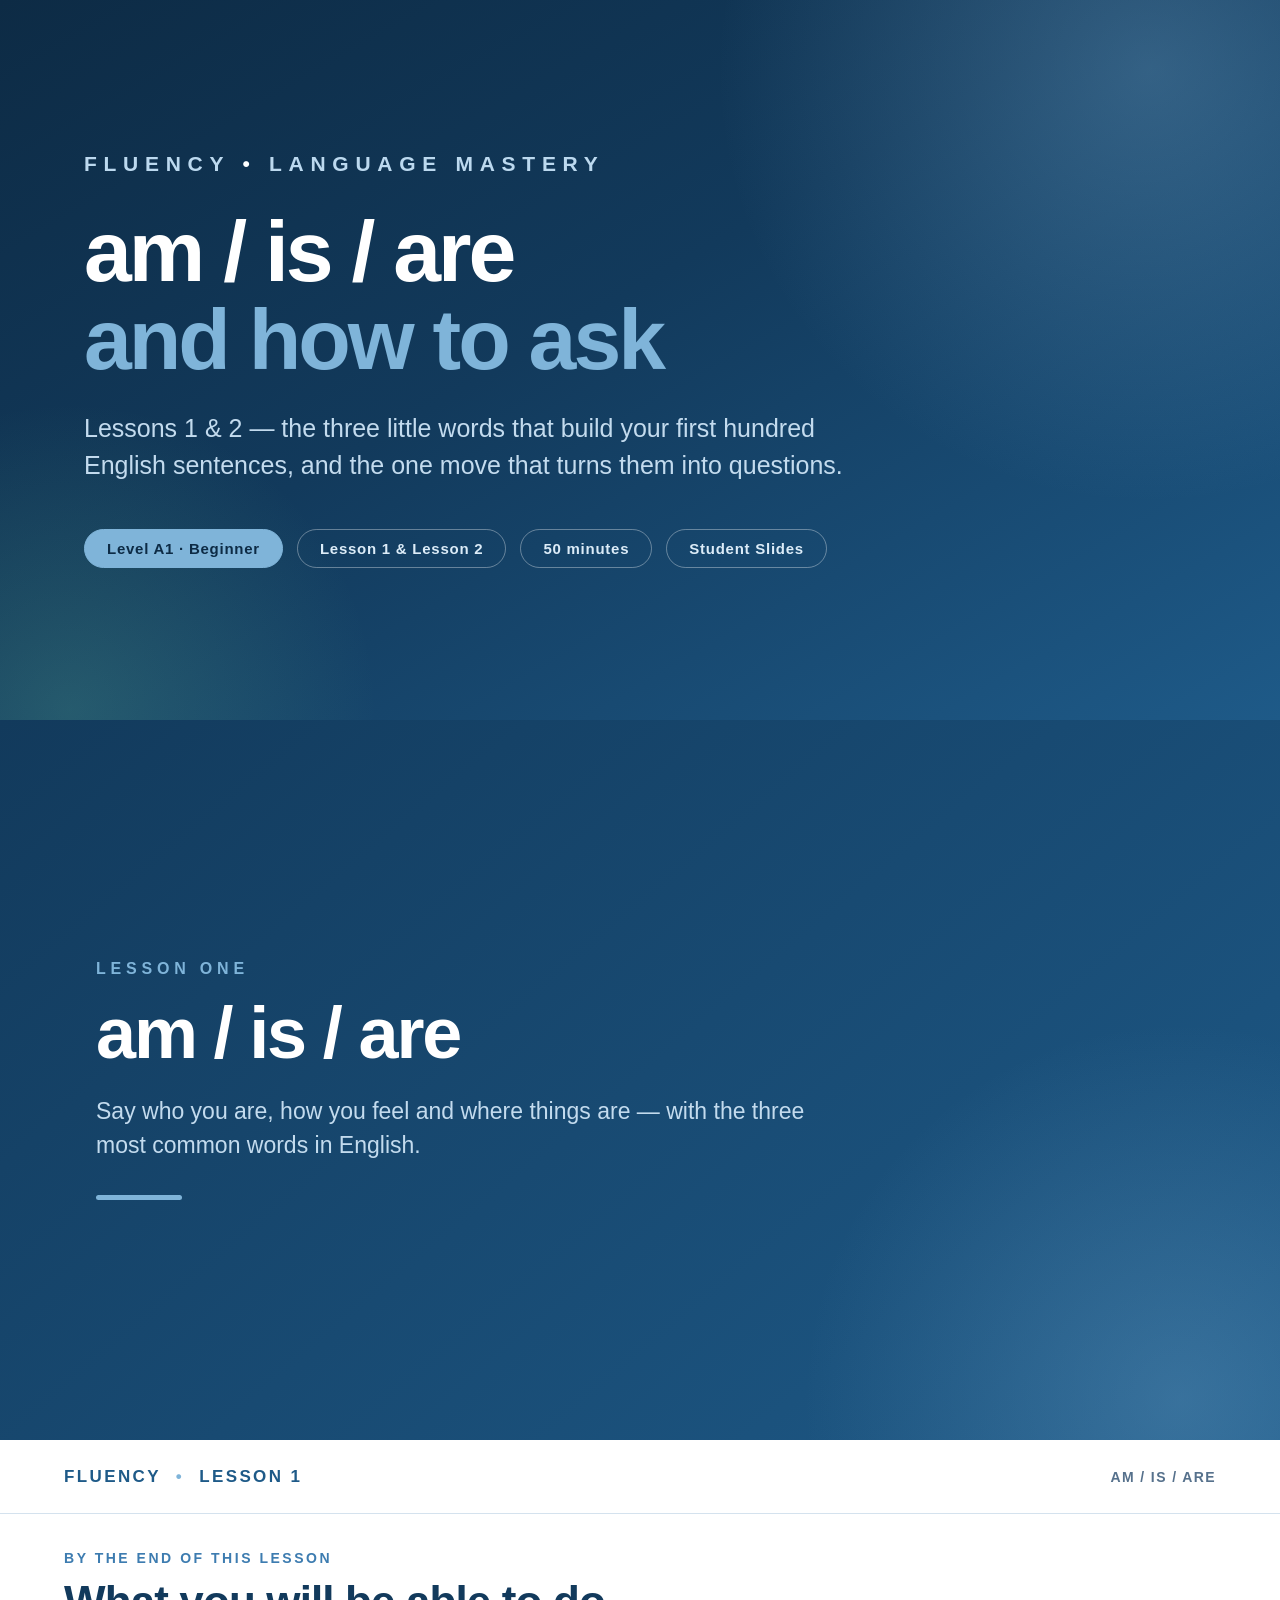
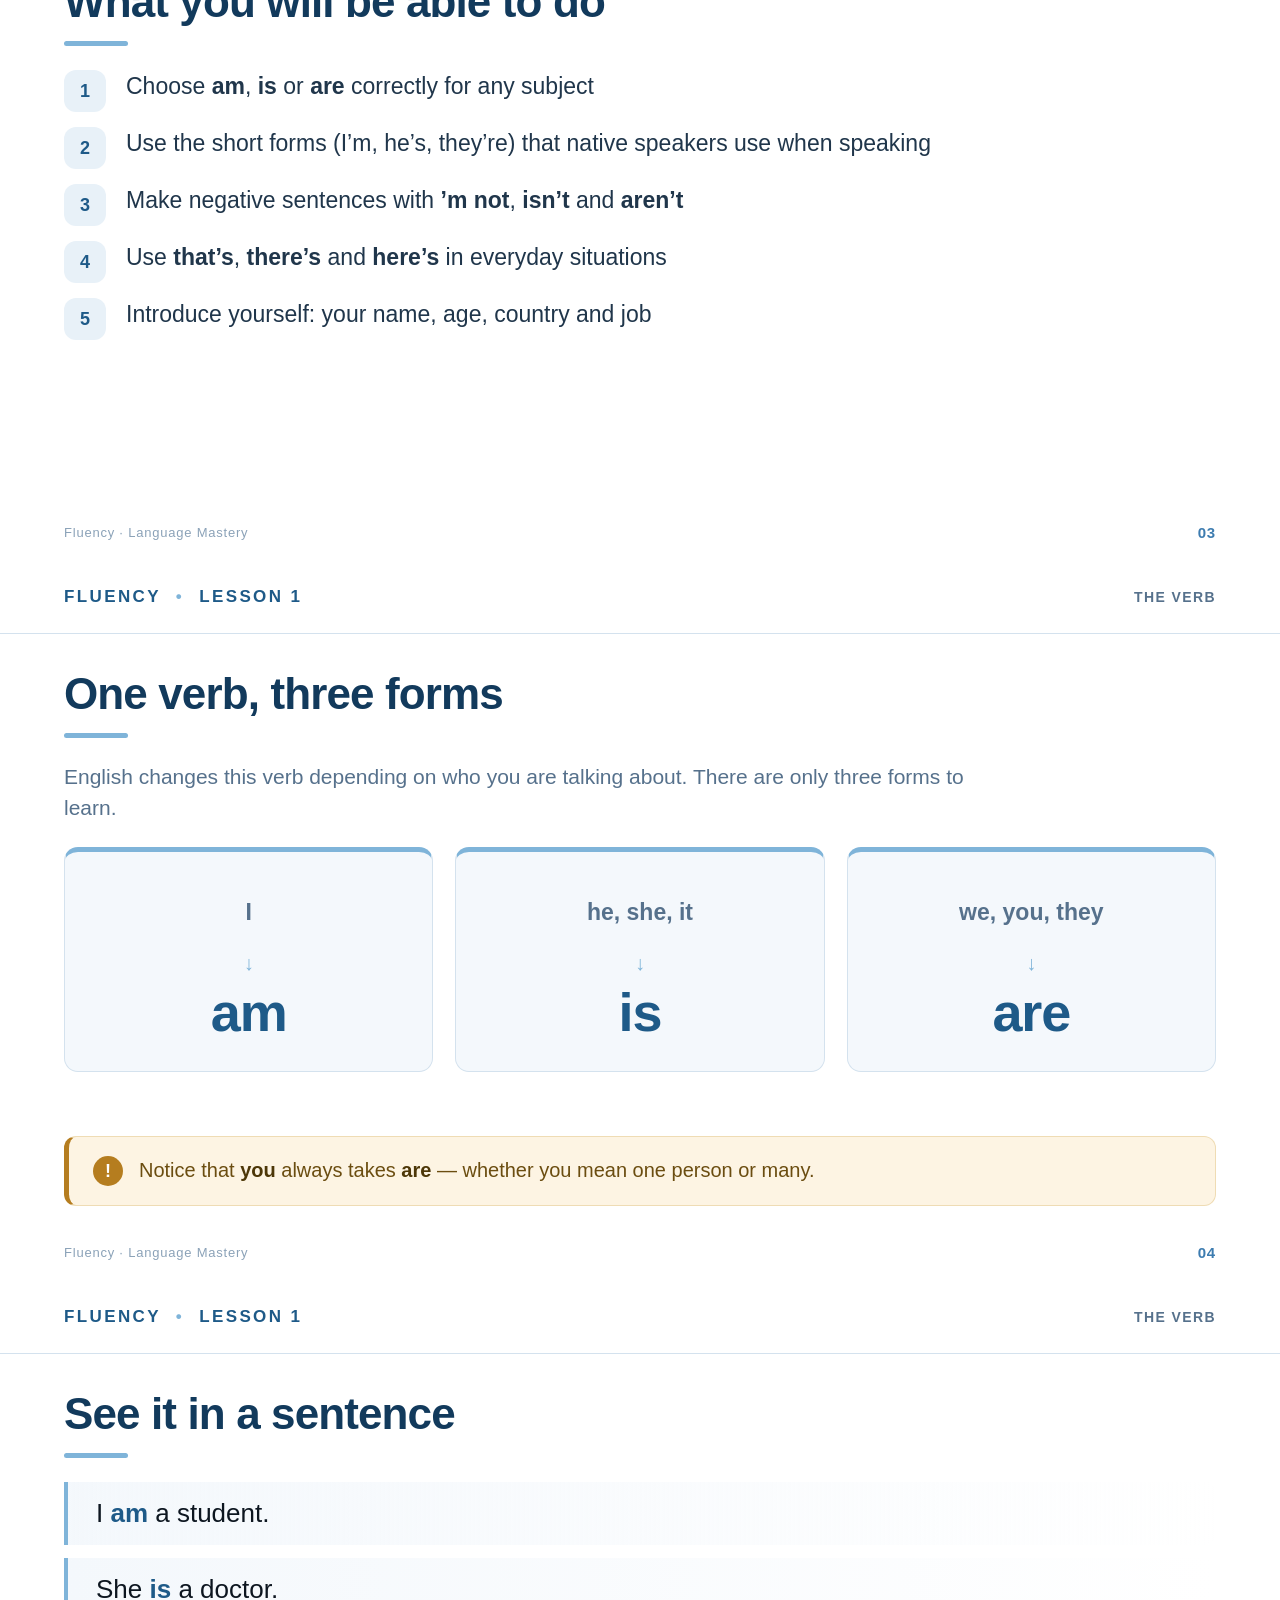
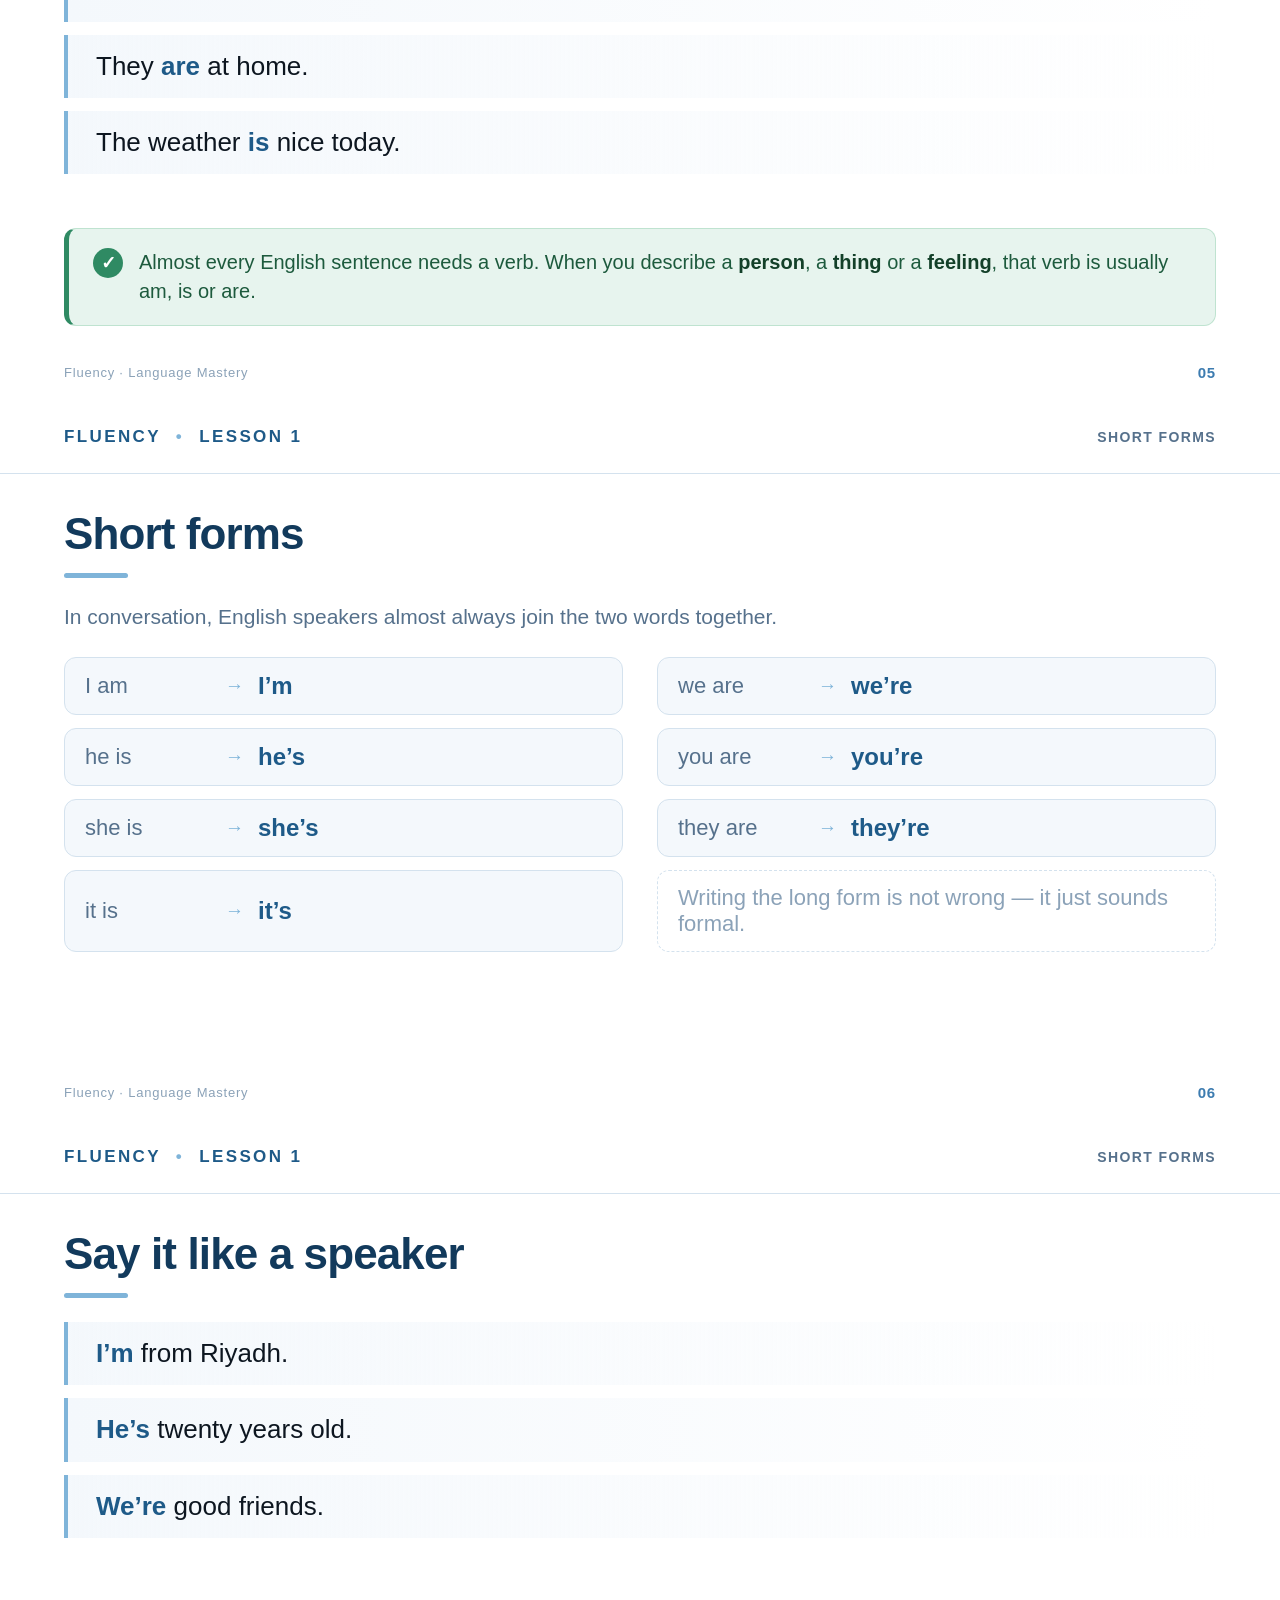
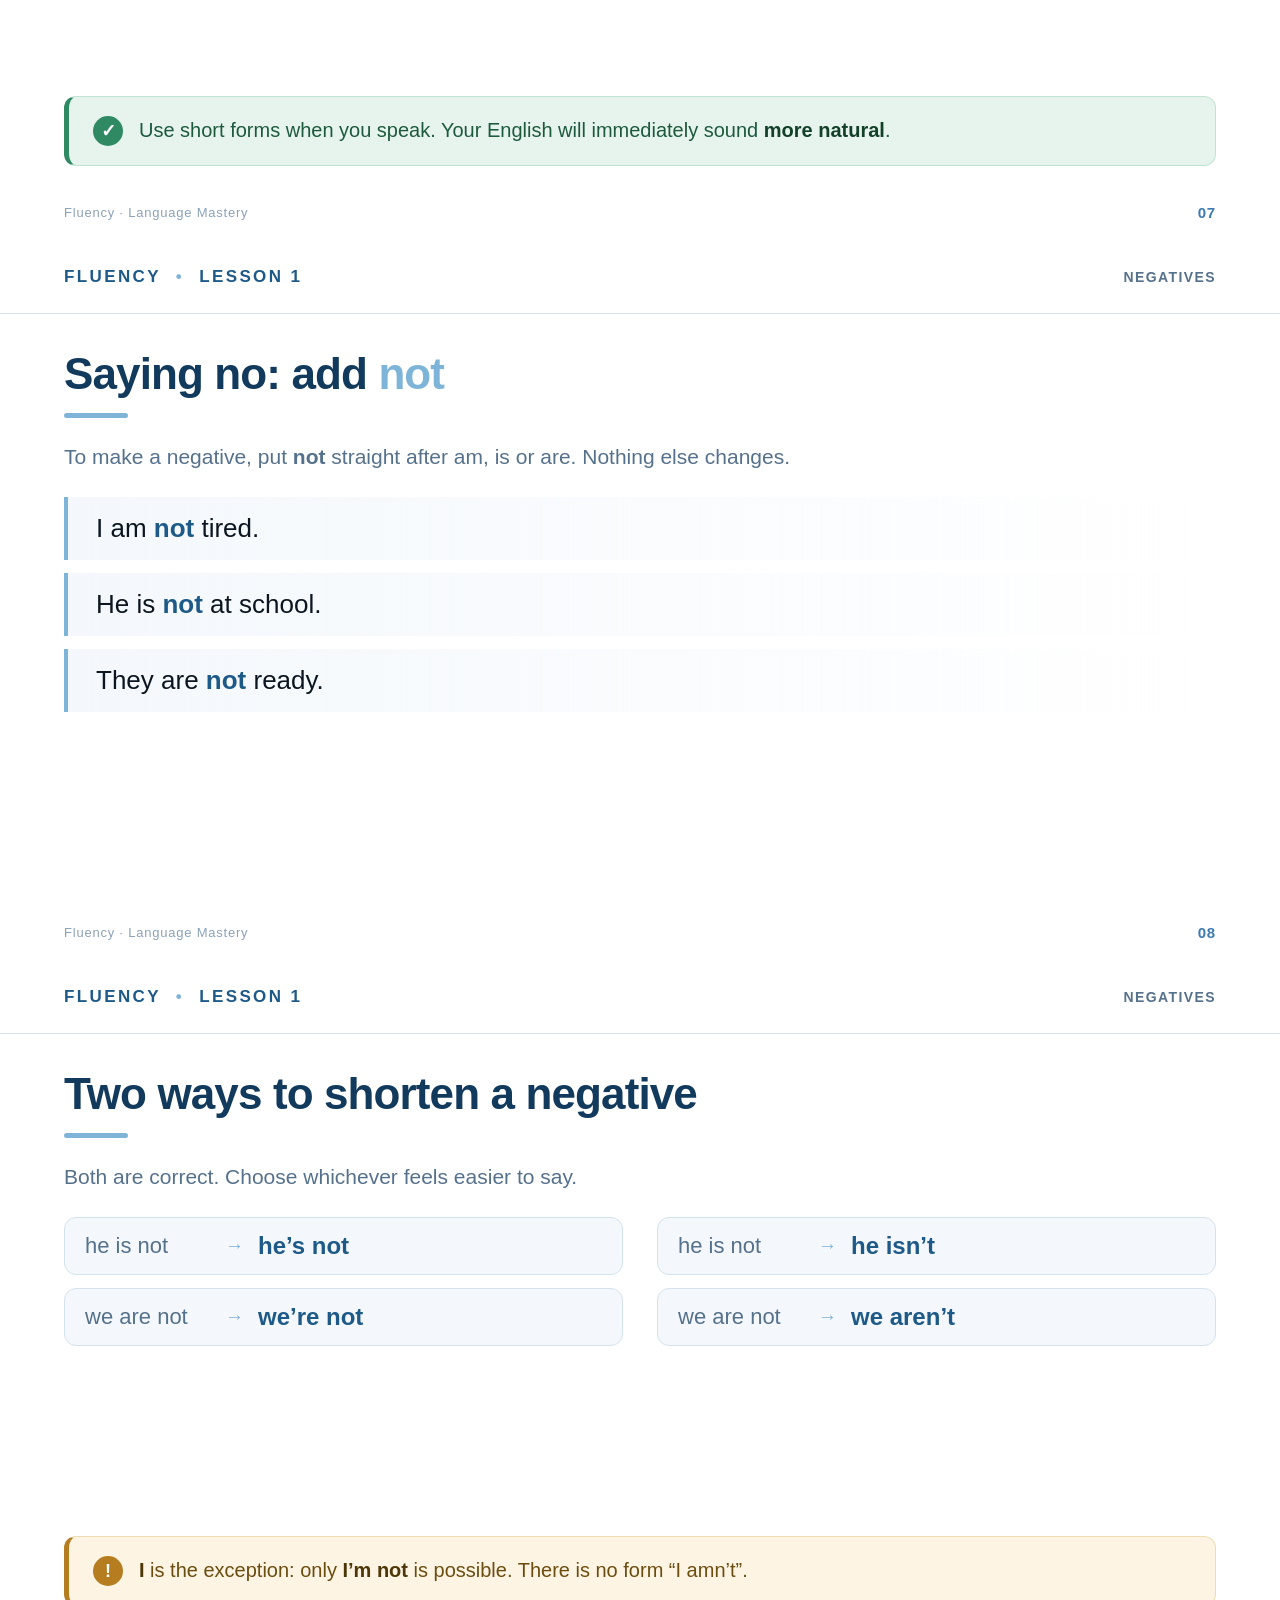
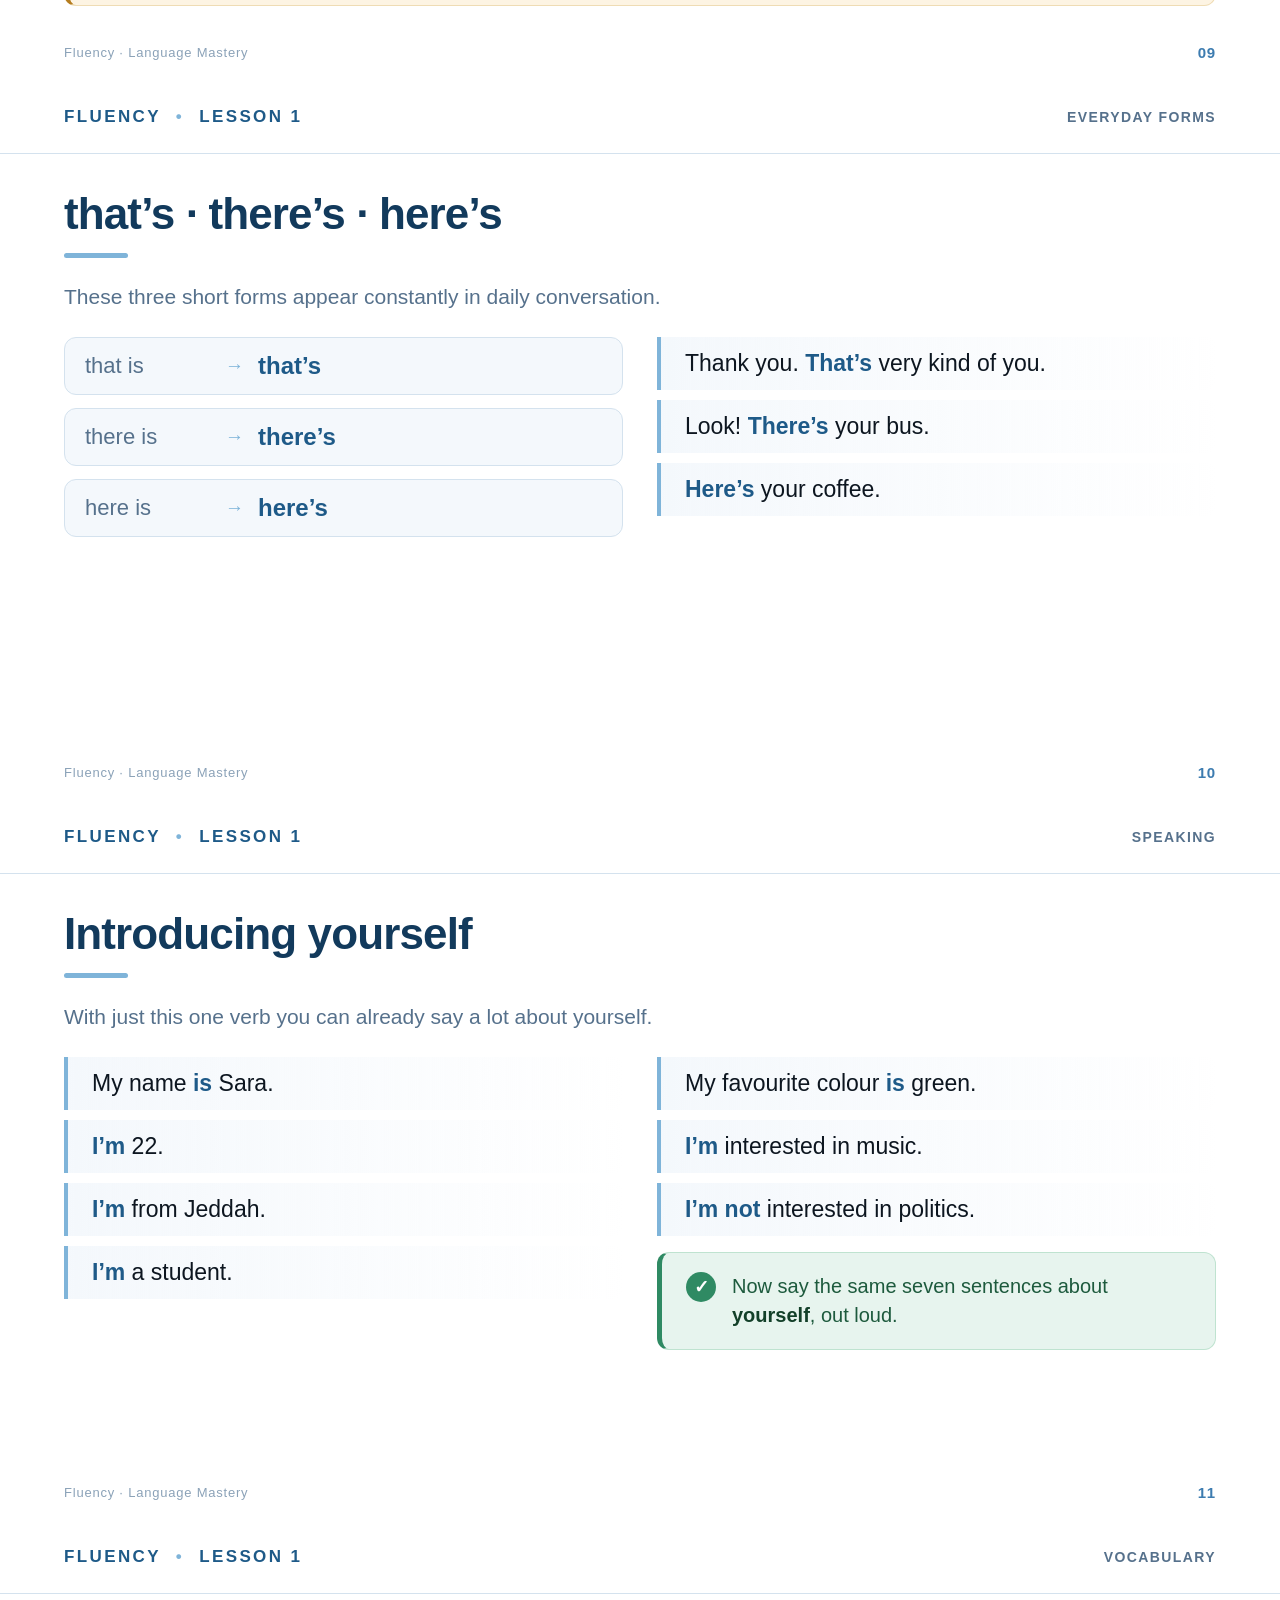
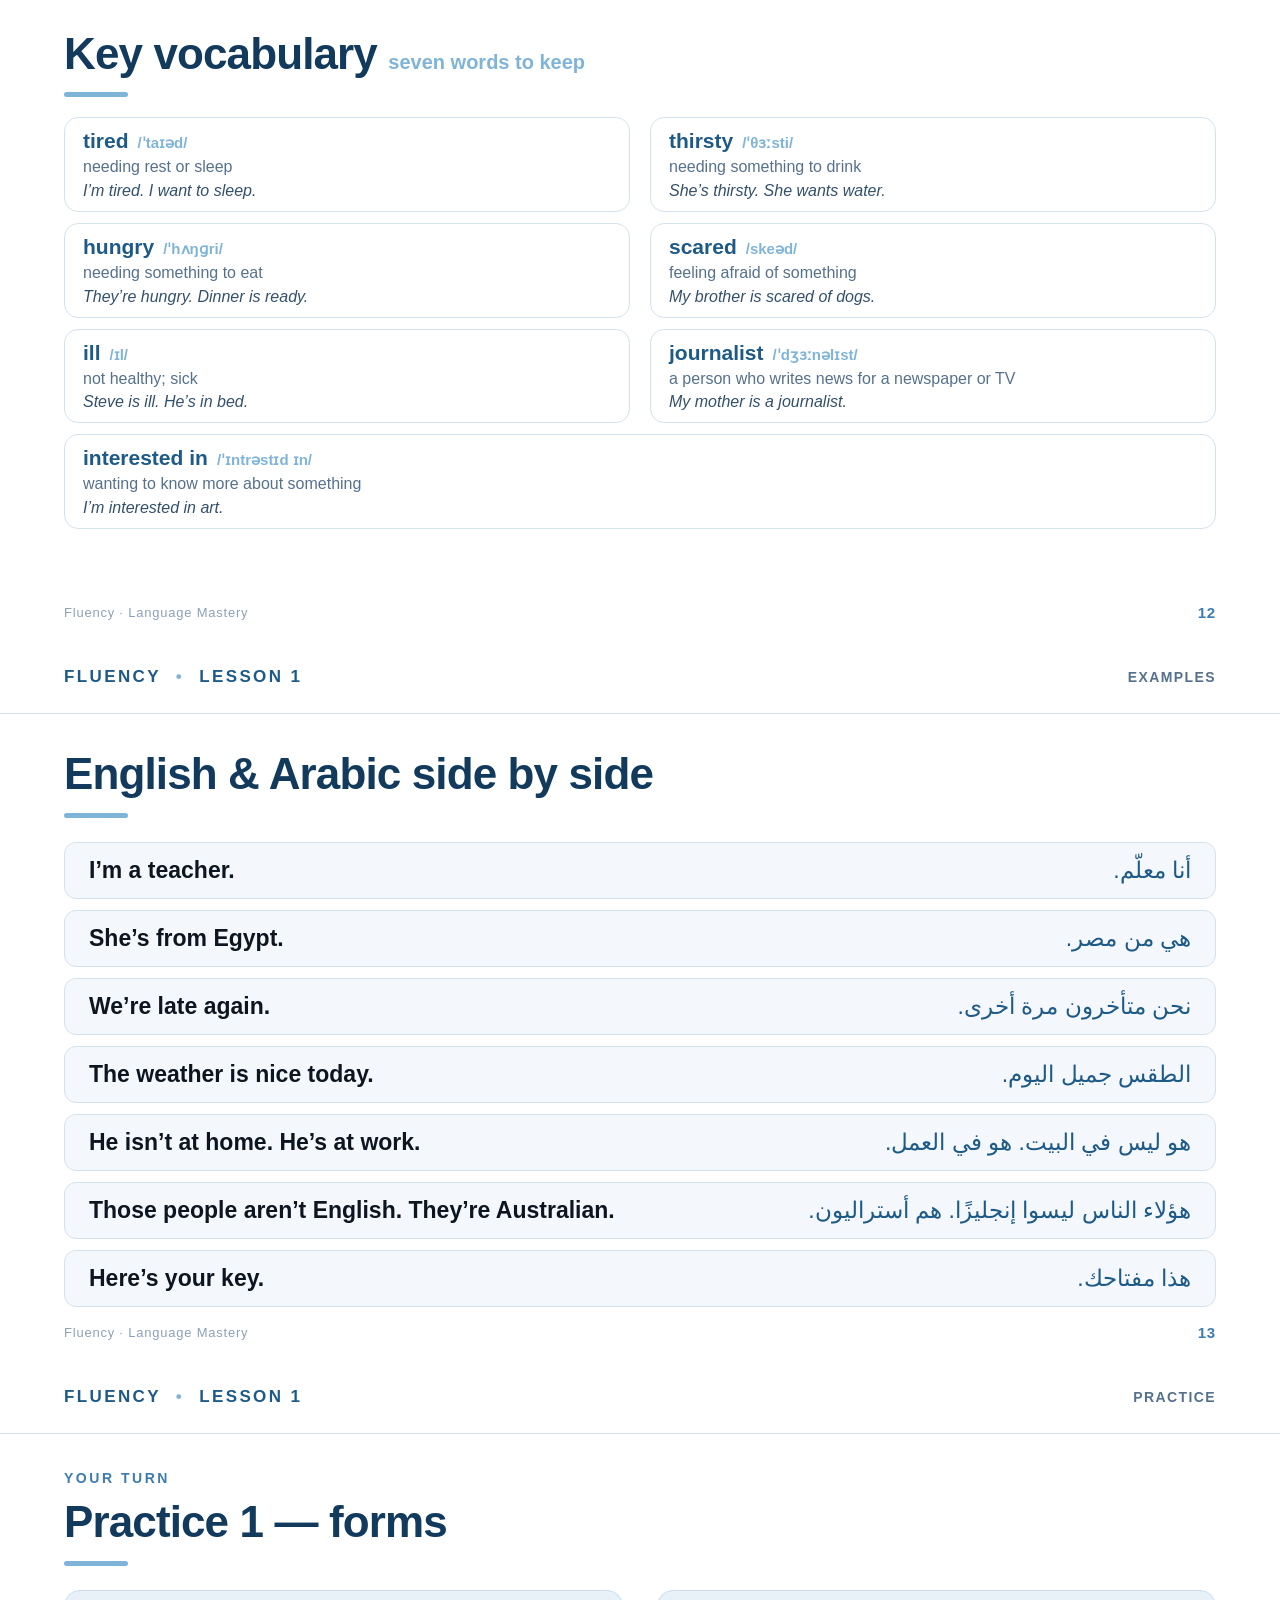
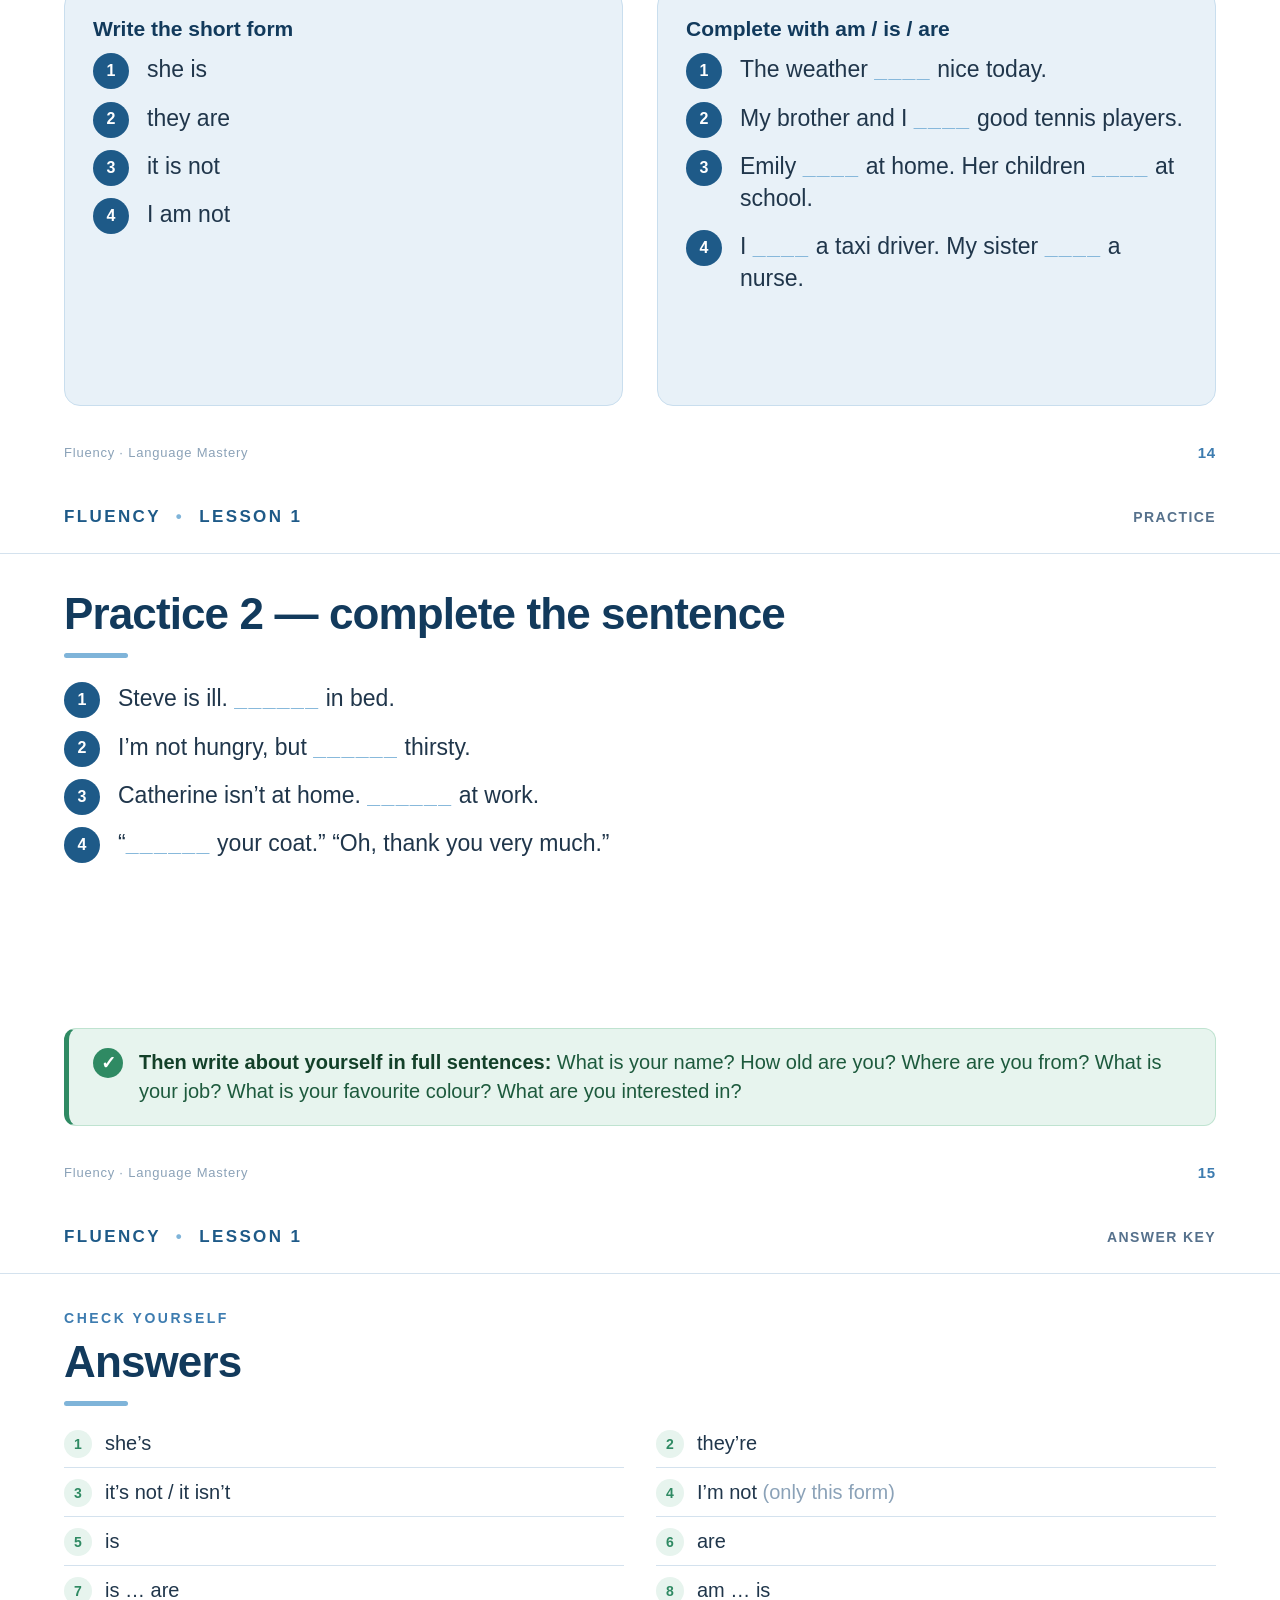
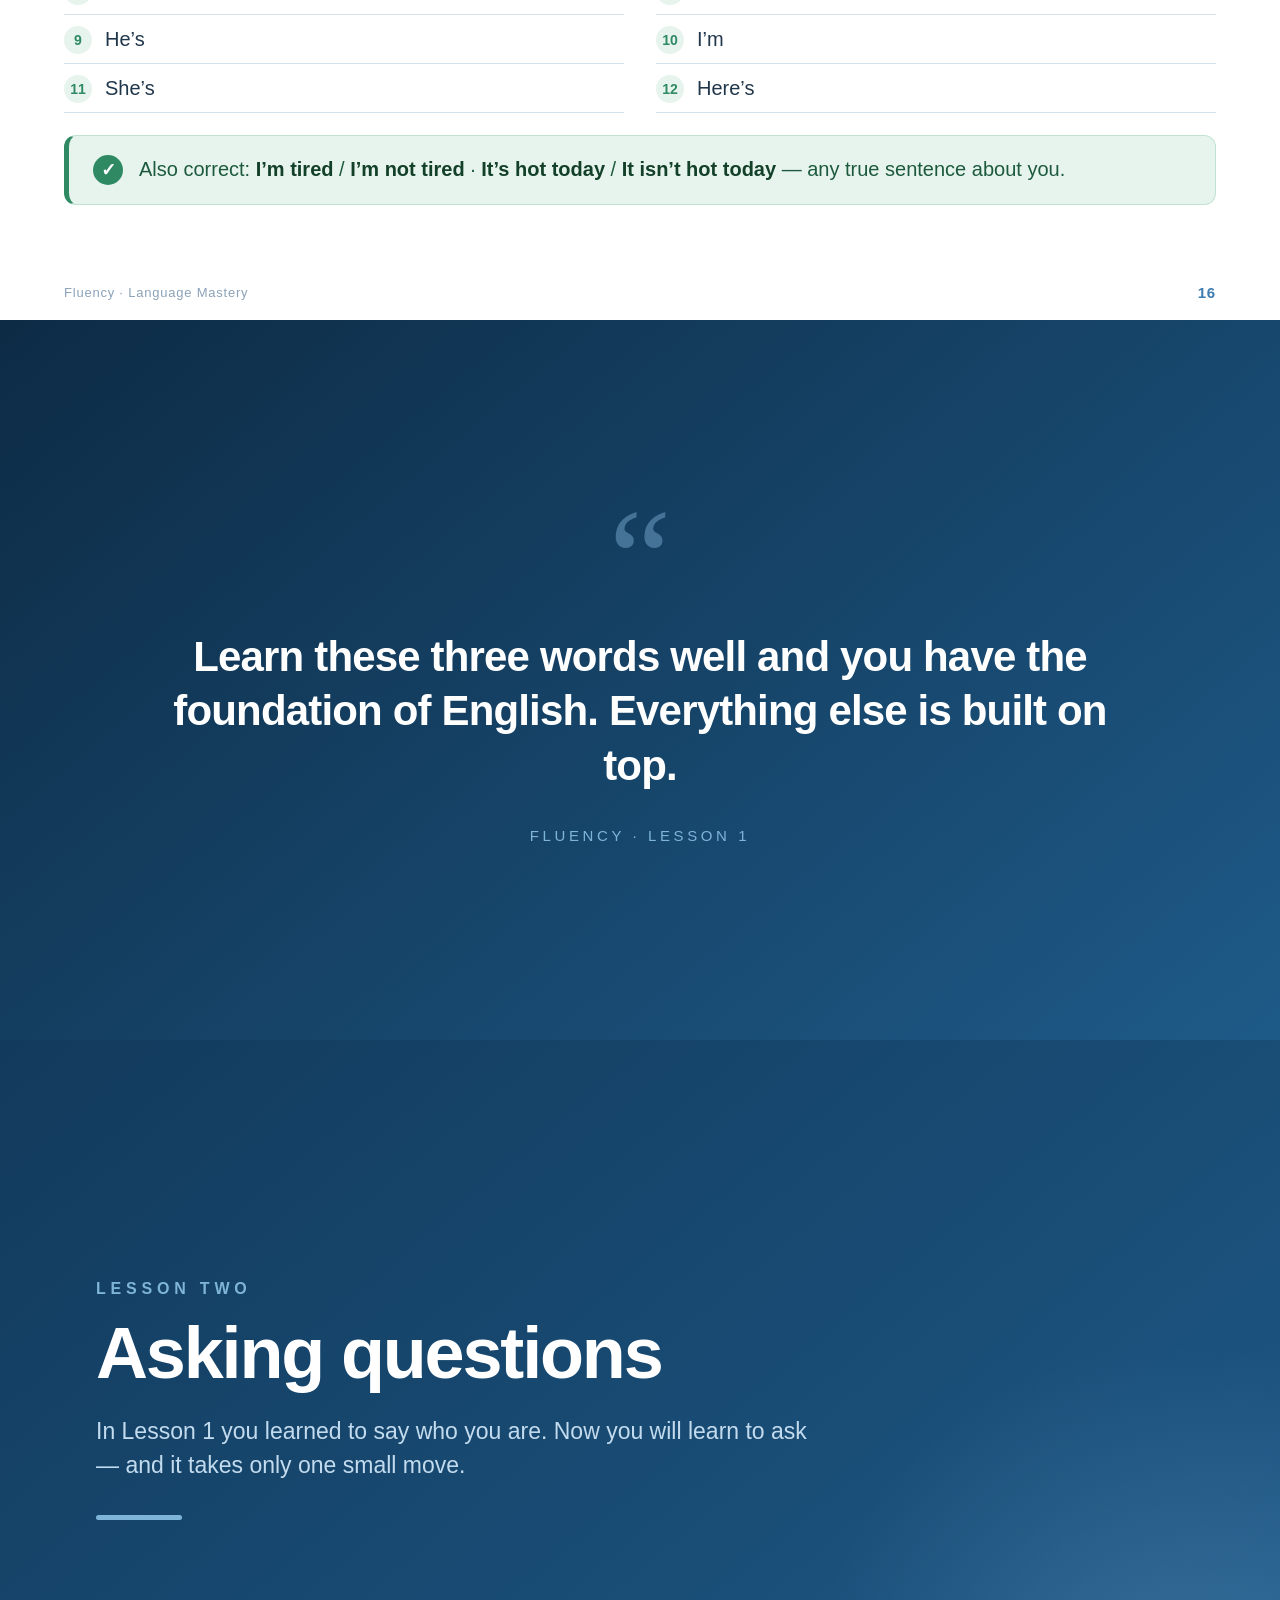
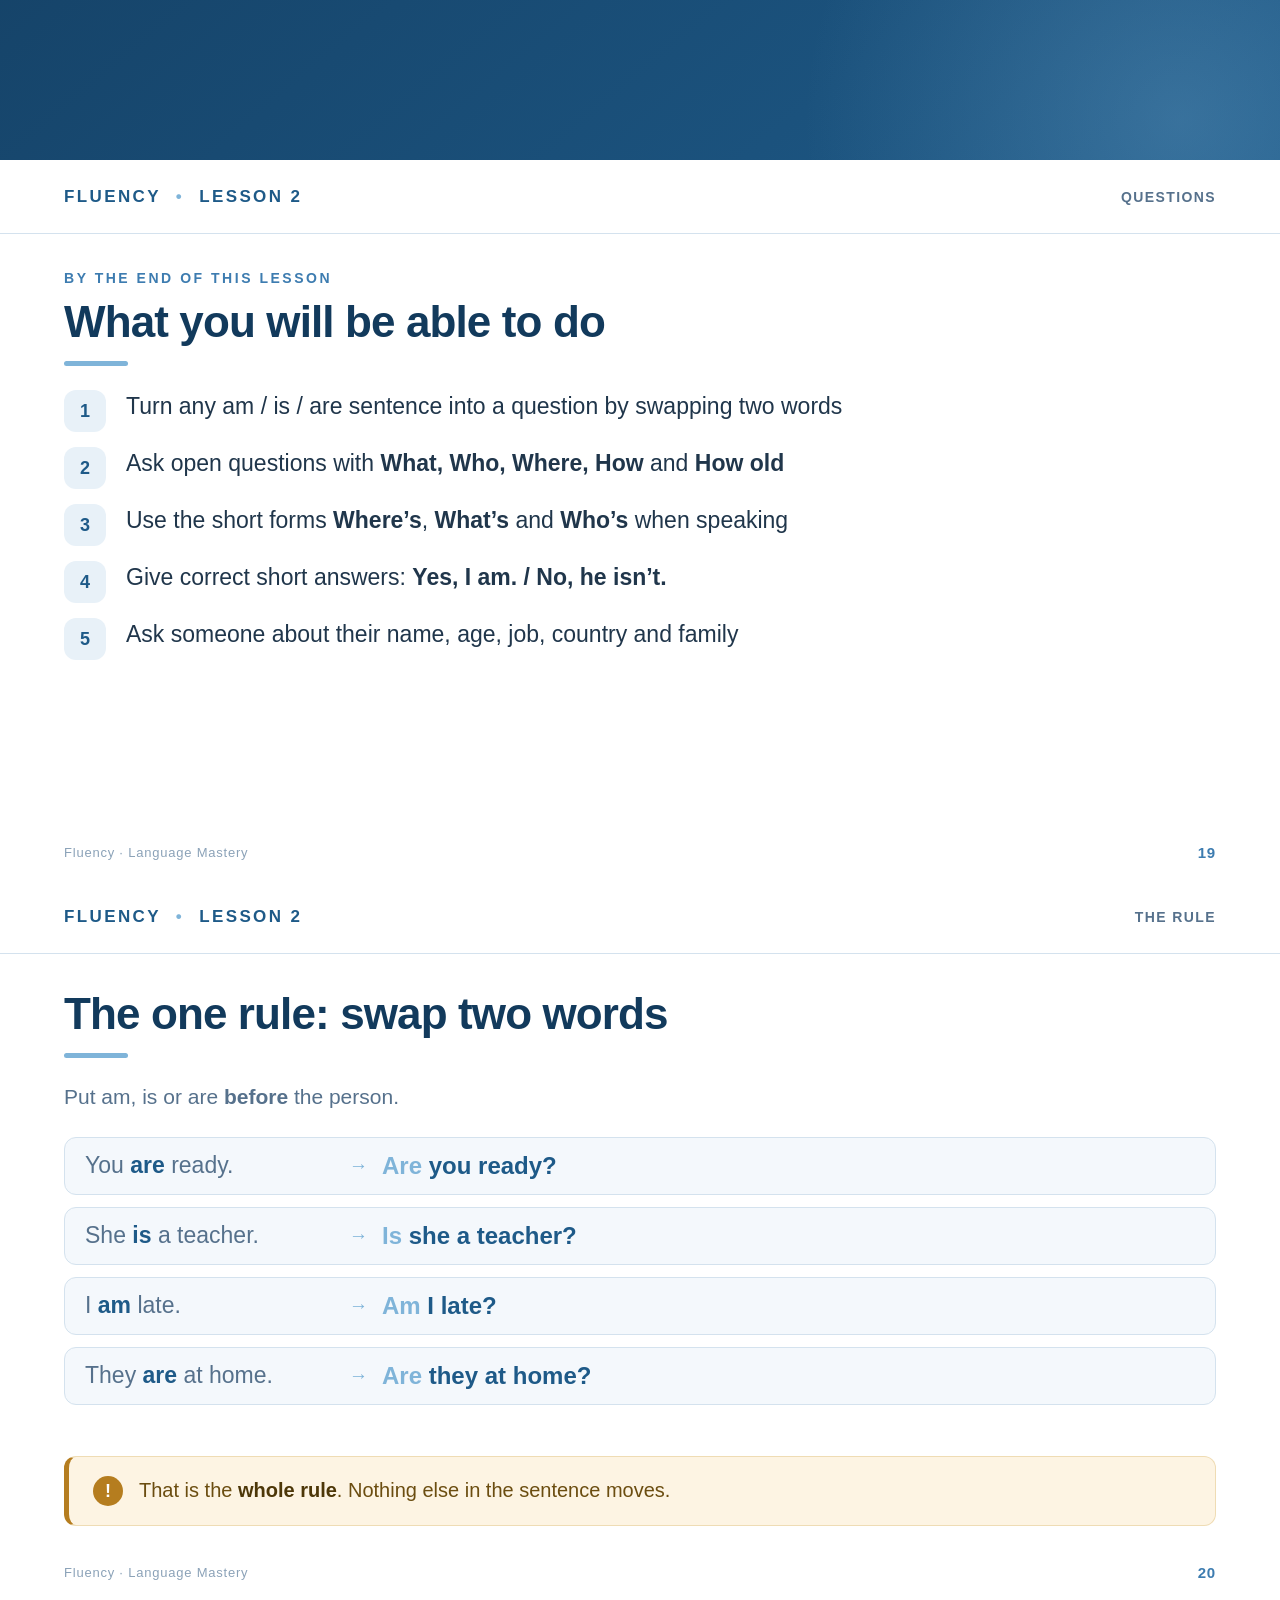
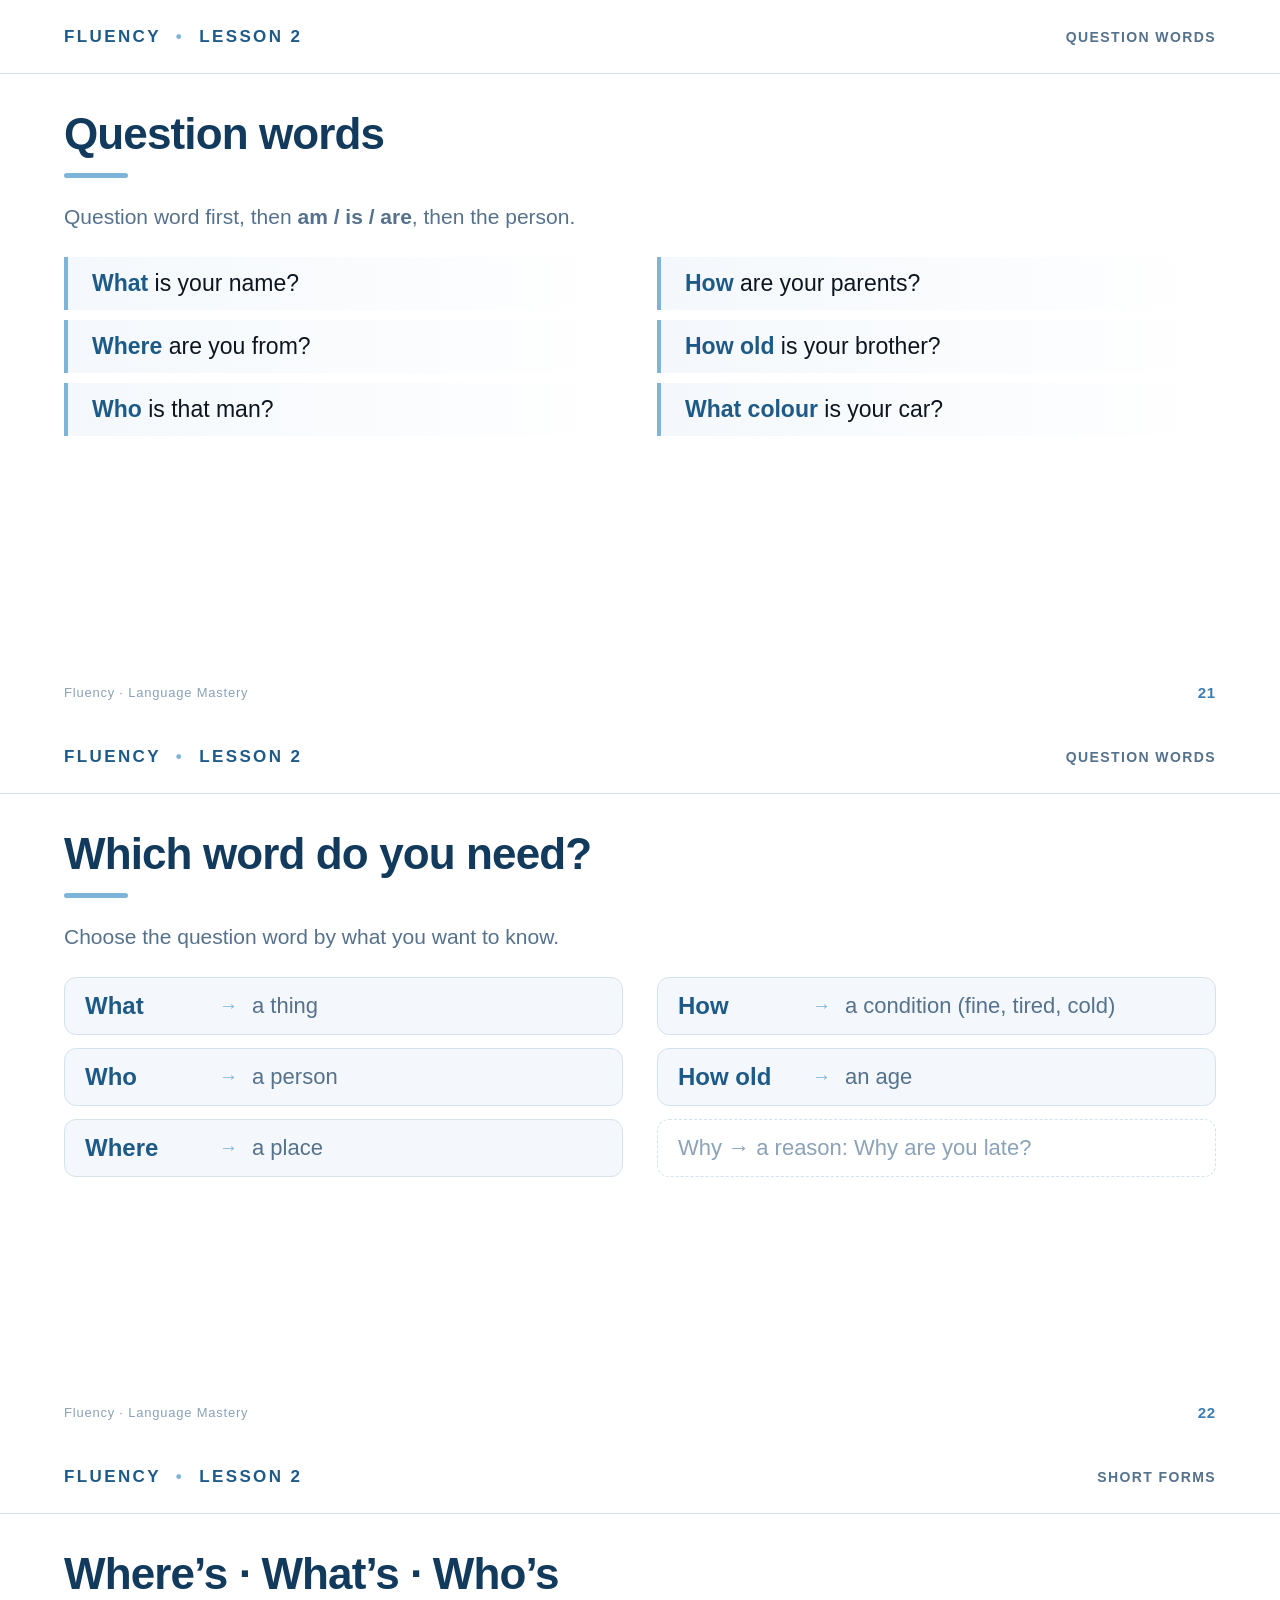
<file: lessons-1-2-slides.html>
<!doctype html>
<html lang="en"><head><meta charset="utf-8"><title>Fluency - Lessons 1 and 2</title><style>
:root{
  --ink:#0d1620;
  --navy:#123a5c;
  --navy-2:#1e5a88;
  --blue:#3d7cb0;
  --sky:#7fb4d9;
  --pale:#e8f1f8;
  --pale-2:#f4f8fc;
  --green:#2f8a63;
  --green-pale:#e7f4ee;
  --amber:#b57d1f;
  --amber-pale:#fdf4e3;
  --muted:#56718c;
  --line:#d4e2ee;
  --paper:#ffffff;
}
*{box-sizing:border-box;margin:0;padding:0;}
@page{ size:1280px 720px; margin:0; }
html,body{background:#7089a3;}
body{
  font-family:"Segoe UI","Calibri","Helvetica Neue",Arial,sans-serif;
  color:var(--ink);
  -webkit-font-smoothing:antialiased;
}
.slide{
  position:relative;
  width:1280px; height:720px;
  background:var(--paper);
  overflow:hidden;
  page-break-after:always;
  break-after:page;
  display:flex; flex-direction:column;
}
.slide:last-child{page-break-after:auto;break-after:auto;}

/* ---------- chrome: header + footer ---------- */
.hdr{
  position:absolute; top:0; left:0; right:0; height:74px;
  display:flex; align-items:center; justify-content:space-between;
  padding:0 64px;
  border-bottom:1px solid var(--line);
}
.hdr .brand{
  font-size:17px; font-weight:700; letter-spacing:.14em; text-transform:uppercase;
  color:var(--navy-2);
}
.hdr .brand span{color:var(--sky); margin:0 8px;}
.hdr .tag{
  font-size:14px; font-weight:600; letter-spacing:.1em; text-transform:uppercase;
  color:var(--muted);
}
.ftr{
  position:absolute; bottom:0; left:0; right:0; height:56px;
  display:flex; align-items:center; justify-content:space-between;
  padding:0 64px;
  font-size:13px; color:#8ba2b8; letter-spacing:.06em;
}
.ftr .num{font-weight:700; color:var(--blue); font-size:15px;}

/* ---------- body area ---------- */
.body{
  flex:1; padding:110px 64px 74px 64px;
  display:flex; flex-direction:column;
}
h1.title{
  font-size:44px; line-height:1.1; font-weight:700; letter-spacing:-.02em;
  color:var(--navy);
}
.title-rule{width:64px;height:5px;background:var(--sky);border-radius:3px;margin:15px 0 24px;}
.sub{font-size:21px;color:var(--muted);line-height:1.45;max-width:900px;margin-bottom:24px;}
.kicker{
  font-size:14px;font-weight:700;letter-spacing:.18em;text-transform:uppercase;
  color:var(--blue);margin-bottom:12px;
}

/* ---------- cover ---------- */
.cover{background:linear-gradient(150deg,#0d2b45 0%,#123a5c 45%,#1e5a88 100%);color:#fff;}
.cover .glow{
  position:absolute;width:900px;height:900px;border-radius:50%;
  right:-320px;top:-380px;
  background:radial-gradient(circle,rgba(127,180,217,.30) 0%,rgba(127,180,217,0) 68%);
}
.cover .glow2{
  position:absolute;width:620px;height:620px;border-radius:50%;
  left:-240px;bottom:-300px;
  background:radial-gradient(circle,rgba(111,206,159,.20) 0%,rgba(111,206,159,0) 70%);
}
.cover .inner{position:relative;padding:0 84px;height:100%;display:flex;flex-direction:column;justify-content:center;}
.cover .logo{font-size:21px;font-weight:700;letter-spacing:.32em;text-transform:uppercase;color:#bcd9ef;}
.cover .logo b{color:#fff;}
.cover h1{font-size:86px;line-height:1.02;font-weight:700;letter-spacing:-.035em;margin:32px 0 0;}
.cover h1 em{font-style:normal;color:var(--sky);}
.cover .lede{font-size:25px;color:#c3dbee;margin-top:26px;max-width:780px;line-height:1.5;}
.cover .meta{display:flex;gap:14px;margin-top:44px;}
.pill{
  border:1px solid rgba(255,255,255,.35);border-radius:999px;
  padding:10px 22px;font-size:15px;font-weight:600;letter-spacing:.05em;color:#dcecf8;
}
.pill.solid{background:var(--sky);border-color:var(--sky);color:#0d2b45;}

/* ---------- section divider ---------- */
.section{background:linear-gradient(140deg,#123a5c 0%,#1e5a88 100%);color:#fff;}
.section .inner{position:relative;height:100%;display:flex;flex-direction:column;justify-content:center;padding:0 96px;}
.section .glow{
  position:absolute;width:760px;height:760px;border-radius:50%;right:-280px;bottom:-340px;
  background:radial-gradient(circle,rgba(127,180,217,.28) 0%,rgba(127,180,217,0) 70%);
}
.section .no{font-size:16px;font-weight:700;letter-spacing:.3em;text-transform:uppercase;color:var(--sky);}
.section h2{font-size:72px;font-weight:700;letter-spacing:-.03em;margin-top:18px;line-height:1.05;}
.section p{font-size:23px;color:#c3dbee;margin-top:22px;max-width:740px;line-height:1.5;}
.section .rule{width:86px;height:5px;background:var(--sky);border-radius:3px;margin-top:32px;}

/* ---------- generic blocks ---------- */
.cols{display:flex;gap:34px;}
.cols.fill{flex:1;}
.col{flex:1;}
.cols.eq{align-items:stretch;}
.cols.eq .col{display:flex;flex-direction:column;}
.cols.eq .card{flex:1;}
.card{
  background:var(--pale-2);border:1px solid var(--line);border-radius:16px;
  padding:26px 28px;
}
.card.accent{background:var(--pale);border-color:#c9deee;}
.card h3{font-size:21px;color:var(--navy);margin-bottom:12px;font-weight:700;}

/* forms table (I -> am) */
.forms{display:flex;gap:22px;}
.form-card{
  flex:1;background:var(--pale-2);border:1px solid var(--line);
  border-top:5px solid var(--sky);border-radius:14px;
  padding:28px 24px;text-align:center;
}
.form-card .who{font-size:23px;color:var(--muted);line-height:1.4;font-weight:600;min-height:64px;display:flex;align-items:center;justify-content:center;}
.form-card .arrow{font-size:20px;color:var(--sky);margin:8px 0 6px;}
.form-card .verb{font-size:54px;font-weight:700;color:var(--navy-2);letter-spacing:-.02em;}

/* example sentence list */
.ex{list-style:none;}
.ex li{
  font-size:26px;line-height:1.35;color:var(--ink);
  padding:14px 0 14px 28px;border-left:4px solid var(--sky);
  margin-bottom:13px;background:linear-gradient(90deg,var(--pale-2),rgba(255,255,255,0));
  border-radius:0 10px 10px 0;
}
.ex li b{color:var(--navy-2);font-weight:700;}
.ex.tight li{font-size:23px;padding:11px 0 11px 24px;margin-bottom:10px;}

/* transformation pairs (long -> short) */
.pairs{display:grid;grid-template-columns:1fr 1fr;gap:13px 34px;}
.pair{
  display:flex;align-items:center;gap:14px;
  background:var(--pale-2);border:1px solid var(--line);border-radius:12px;
  padding:14px 20px;
}
.pair .a{font-size:22px;color:var(--muted);min-width:126px;}
.pair .to{color:var(--sky);font-size:19px;font-weight:700;}
.pair .b{font-size:24px;font-weight:700;color:var(--navy-2);}

/* callout note */
.note{
  display:flex;gap:16px;align-items:flex-start;
  background:var(--amber-pale);border:1px solid #efdcb4;border-left:5px solid var(--amber);
  border-radius:12px;padding:19px 24px;
}
.note.push{margin-top:auto;}
.note .ico{
  flex:0 0 30px;height:30px;border-radius:50%;background:var(--amber);color:#fff;
  font-size:18px;font-weight:700;display:flex;align-items:center;justify-content:center;
}
.note p{font-size:20px;line-height:1.45;color:#6b4d10;}
.note p b{color:#4d3708;}

.note.green{background:var(--green-pale);border-color:#bfe3d0;border-left-color:var(--green);}
.note.green .ico{background:var(--green);}
.note.green p{color:#1d5a3d;}
.note.green p b{color:#134029;}

/* objectives */
.obj{list-style:none;display:grid;grid-template-columns:1fr;gap:15px;}
.obj li{display:flex;gap:20px;align-items:flex-start;font-size:23px;line-height:1.4;color:#20364b;}
.obj .n{
  flex:0 0 42px;height:42px;border-radius:12px;background:var(--pale);
  color:var(--navy-2);font-size:18px;font-weight:700;
  display:flex;align-items:center;justify-content:center;
}

/* vocabulary */
.vocab{display:grid;grid-template-columns:1fr 1fr;gap:15px 24px;}
.v{border:1px solid var(--line);border-radius:14px;padding:16px 20px;background:var(--paper);}
.v .w{font-size:23px;font-weight:700;color:var(--navy-2);}
.v .p{font-size:16px;color:var(--sky);font-weight:600;margin-left:9px;}
.v .m{font-size:17px;color:var(--muted);margin-top:3px;line-height:1.35;}
.v .e{font-size:17px;color:#33506b;margin-top:6px;font-style:italic;}
.vocab.dense{gap:11px 20px;}
.vocab.dense .v{padding:11px 18px;}
.vocab.dense .w{font-size:21px;}
.vocab.dense .p{font-size:15px;}
.vocab.dense .m{font-size:16px;}
.vocab.dense .e{font-size:16px;margin-top:4px;}

/* bilingual examples */
.bi{display:grid;grid-template-columns:1fr;gap:11px;}
.bi .row{
  display:flex;align-items:center;justify-content:space-between;gap:30px;
  border:1px solid var(--line);border-radius:12px;padding:14px 24px;background:var(--pale-2);
}
.bi .en{font-size:23px;color:var(--ink);font-weight:600;}
.bi .ar{font-size:23px;color:var(--navy-2);direction:rtl;font-family:"Segoe UI","Tahoma",sans-serif;}

/* practice */
.q{list-style:none;counter-reset:q;}
.q li{
  counter-increment:q;position:relative;padding-left:54px;
  font-size:23px;line-height:1.4;margin-bottom:16px;color:#20364b;
}
.q li::before{
  content:counter(q);position:absolute;left:0;top:0;
  width:36px;height:36px;border-radius:50%;
  background:var(--navy-2);color:#fff;font-size:16px;font-weight:700;
  display:flex;align-items:center;justify-content:center;
}
.q.two{display:grid;grid-template-columns:1fr 1fr;gap:0 40px;}
.blank{color:var(--sky);letter-spacing:.06em;font-weight:700;}
.ans{color:var(--green);font-weight:700;}
.ans-list{list-style:none;counter-reset:a;display:grid;grid-template-columns:1fr 1fr;gap:11px 32px;}
.ans-list li{
  counter-increment:a;display:flex;gap:13px;font-size:20px;line-height:1.35;color:#20364b;
  border-bottom:1px solid var(--line);padding-bottom:9px;
}
.ans-list li::before{
  content:counter(a);flex:0 0 28px;height:28px;border-radius:50%;
  background:var(--green-pale);color:var(--green);font-size:14px;font-weight:700;
  display:flex;align-items:center;justify-content:center;
}

/* quote slide */
.quote{background:linear-gradient(140deg,#0d2b45,#1e5a88);color:#fff;}
.quote .inner{height:100%;display:flex;flex-direction:column;justify-content:center;align-items:center;padding:0 150px;text-align:center;position:relative;}
.quote .mark{font-size:140px;line-height:.6;color:rgba(127,180,217,.45);font-family:Georgia,serif;}
.quote blockquote{font-size:42px;line-height:1.3;font-weight:600;letter-spacing:-.02em;margin-top:30px;}
.quote .who{margin-top:34px;font-size:15px;letter-spacing:.24em;text-transform:uppercase;color:var(--sky);}

/* reading slide */
.read{font-size:19px;line-height:1.6;color:#26404f;column-count:2;column-gap:52px;text-align:justify;}
.read p{margin-bottom:14px;}
.read p:first-child::first-letter{
  font-size:54px;float:left;line-height:.86;padding:4px 12px 0 0;color:var(--navy-2);font-weight:700;
}

/* homework */
.hw{display:flex;gap:30px;flex:1;}
.hw .tasks{flex:1.4;}
.hw .facts{flex:.6;display:flex;flex-direction:column;gap:11px;}
.fact{
  border:1px solid var(--line);border-radius:14px;padding:14px 20px;background:var(--pale-2);
  display:flex;align-items:baseline;justify-content:space-between;gap:14px;
}
.fact .l{font-size:12px;letter-spacing:.14em;text-transform:uppercase;color:var(--muted);font-weight:700;white-space:nowrap;}
.fact .val{font-size:23px;font-weight:700;color:var(--navy-2);text-align:right;line-height:1.25;}
.fact.stack{flex-direction:column;align-items:flex-start;gap:4px;}
.fact.stack .val{text-align:left;font-size:19px;}
.fact.hi{background:var(--green-pale);border-color:#bfe3d0;}
.fact.hi .val{color:var(--green);}
.task{display:flex;gap:15px;margin-bottom:14px;font-size:20px;line-height:1.42;color:#20364b;}
.task .n{flex:0 0 32px;height:32px;border-radius:9px;background:var(--pale);color:var(--navy-2);font-weight:700;font-size:16px;display:flex;align-items:center;justify-content:center;}

/* end slide */
.end{background:linear-gradient(150deg,#0d2b45 0%,#123a5c 55%,#1e5a88 100%);color:#fff;}
.end .inner{height:100%;display:flex;flex-direction:column;justify-content:center;align-items:center;text-align:center;position:relative;}
.end h2{font-size:64px;font-weight:700;letter-spacing:-.03em;}
.end p{font-size:24px;color:#c3dbee;margin-top:22px;max-width:680px;line-height:1.5;}
.end .logo{margin-top:50px;font-size:16px;letter-spacing:.34em;text-transform:uppercase;color:var(--sky);}

</style></head><body>
<!-- 1 COVER -->
<section class="slide cover">
  <div class="glow"></div><div class="glow2"></div>
  <div class="inner">
    <div class="logo">Fluency <b>•</b> Language Mastery</div>
    <h1>am / is / are<br><em>and how to ask</em></h1>
    <p class="lede">Lessons 1 &amp; 2 — the three little words that build your first hundred English sentences, and the one move that turns them into questions.</p>
    <div class="meta">
      <span class="pill solid">Level A1 · Beginner</span>
      <span class="pill">Lesson 1 &amp; Lesson 2</span>
      <span class="pill">50 minutes</span>
      <span class="pill">Student Slides</span>
    </div>
  </div>
</section>

<!-- 2 SECTION L1 -->
<section class="slide section">
  <div class="glow"></div>
  <div class="inner">
    <div class="no">Lesson One</div>
    <h2>am / is / are</h2>
    <p>Say who you are, how you feel and where things are — with the three most common words in English.</p>
    <div class="rule"></div>
  </div>
</section>

<!-- 3 OBJECTIVES L1 -->
<section class="slide">
  <div class="hdr"><div class="brand">Fluency <span>•</span> Lesson 1</div><div class="tag">am / is / are</div></div>
  <div class="body">
    <div class="kicker">By the end of this lesson</div>
    <h1 class="title">What you will be able to do</h1>
    <div class="title-rule"></div>
    <ul class="obj">
      <li><span class="n">1</span><span>Choose <b>am</b>, <b>is</b> or <b>are</b> correctly for any subject</span></li>
      <li><span class="n">2</span><span>Use the short forms (I’m, he’s, they’re) that native speakers use when speaking</span></li>
      <li><span class="n">3</span><span>Make negative sentences with <b>’m not</b>, <b>isn’t</b> and <b>aren’t</b></span></li>
      <li><span class="n">4</span><span>Use <b>that’s</b>, <b>there’s</b> and <b>here’s</b> in everyday situations</span></li>
      <li><span class="n">5</span><span>Introduce yourself: your name, age, country and job</span></li>
    </ul>
  </div>
  <div class="ftr"><span>Fluency · Language Mastery</span><span class="num">03</span></div>
</section>

<!-- 4 THREE FORMS -->
<section class="slide">
  <div class="hdr"><div class="brand">Fluency <span>•</span> Lesson 1</div><div class="tag">The verb</div></div>
  <div class="body">
    <h1 class="title">One verb, three forms</h1>
    <div class="title-rule"></div>
    <p class="sub">English changes this verb depending on who you are talking about. There are only three forms to learn.</p>
    <div class="forms">
      <div class="form-card"><div class="who">I</div><div class="arrow">↓</div><div class="verb">am</div></div>
      <div class="form-card"><div class="who">he, she, it</div><div class="arrow">↓</div><div class="verb">is</div></div>
      <div class="form-card"><div class="who">we, you, they</div><div class="arrow">↓</div><div class="verb">are</div></div>
    </div>
    <div class="note push"><div class="ico">!</div><p>Notice that <b>you</b> always takes <b>are</b> — whether you mean one person or many.</p></div>
  </div>
  <div class="ftr"><span>Fluency · Language Mastery</span><span class="num">04</span></div>
</section>

<!-- 5 EXAMPLES -->
<section class="slide">
  <div class="hdr"><div class="brand">Fluency <span>•</span> Lesson 1</div><div class="tag">The verb</div></div>
  <div class="body">
    <h1 class="title">See it in a sentence</h1>
    <div class="title-rule"></div>
    <ul class="ex">
      <li>I <b>am</b> a student.</li>
      <li>She <b>is</b> a doctor.</li>
      <li>They <b>are</b> at home.</li>
      <li>The weather <b>is</b> nice today.</li>
    </ul>
    <div class="note green push"><div class="ico">✓</div><p>Almost every English sentence needs a verb. When you describe a <b>person</b>, a <b>thing</b> or a <b>feeling</b>, that verb is usually am, is or are.</p></div>
  </div>
  <div class="ftr"><span>Fluency · Language Mastery</span><span class="num">05</span></div>
</section>

<!-- 6 SHORT FORMS -->
<section class="slide">
  <div class="hdr"><div class="brand">Fluency <span>•</span> Lesson 1</div><div class="tag">Short forms</div></div>
  <div class="body">
    <h1 class="title">Short forms</h1>
    <div class="title-rule"></div>
    <p class="sub">In conversation, English speakers almost always join the two words together.</p>
    <div class="pairs">
      <div class="pair"><span class="a">I am</span><span class="to">→</span><span class="b">I’m</span></div>
      <div class="pair"><span class="a">we are</span><span class="to">→</span><span class="b">we’re</span></div>
      <div class="pair"><span class="a">he is</span><span class="to">→</span><span class="b">he’s</span></div>
      <div class="pair"><span class="a">you are</span><span class="to">→</span><span class="b">you’re</span></div>
      <div class="pair"><span class="a">she is</span><span class="to">→</span><span class="b">she’s</span></div>
      <div class="pair"><span class="a">they are</span><span class="to">→</span><span class="b">they’re</span></div>
      <div class="pair"><span class="a">it is</span><span class="to">→</span><span class="b">it’s</span></div>
      <div class="pair" style="background:#fff;border-style:dashed;"><span class="a" style="color:#8ba2b8;">Writing the long form is not wrong — it just sounds formal.</span></div>
    </div>
  </div>
  <div class="ftr"><span>Fluency · Language Mastery</span><span class="num">06</span></div>
</section>

<!-- 7 SHORT FORMS IN USE -->
<section class="slide">
  <div class="hdr"><div class="brand">Fluency <span>•</span> Lesson 1</div><div class="tag">Short forms</div></div>
  <div class="body">
    <h1 class="title">Say it like a speaker</h1>
    <div class="title-rule"></div>
    <ul class="ex">
      <li><b>I’m</b> from Riyadh.</li>
      <li><b>He’s</b> twenty years old.</li>
      <li><b>We’re</b> good friends.</li>
    </ul>
    <div class="note green push"><div class="ico">✓</div><p>Use short forms when you speak. Your English will immediately sound <b>more natural</b>.</p></div>
  </div>
  <div class="ftr"><span>Fluency · Language Mastery</span><span class="num">07</span></div>
</section>

<!-- 8 NEGATIVES -->
<section class="slide">
  <div class="hdr"><div class="brand">Fluency <span>•</span> Lesson 1</div><div class="tag">Negatives</div></div>
  <div class="body">
    <h1 class="title">Saying no: add <em style="font-style:normal;color:var(--sky);">not</em></h1>
    <div class="title-rule"></div>
    <p class="sub">To make a negative, put <b>not</b> straight after am, is or are. Nothing else changes.</p>
    <ul class="ex">
      <li>I am <b>not</b> tired.</li>
      <li>He is <b>not</b> at school.</li>
      <li>They are <b>not</b> ready.</li>
    </ul>
  </div>
  <div class="ftr"><span>Fluency · Language Mastery</span><span class="num">08</span></div>
</section>

<!-- 9 NEGATIVE SHORT FORMS -->
<section class="slide">
  <div class="hdr"><div class="brand">Fluency <span>•</span> Lesson 1</div><div class="tag">Negatives</div></div>
  <div class="body">
    <h1 class="title">Two ways to shorten a negative</h1>
    <div class="title-rule"></div>
    <p class="sub">Both are correct. Choose whichever feels easier to say.</p>
    <div class="pairs">
      <div class="pair"><span class="a">he is not</span><span class="to">→</span><span class="b">he’s not</span></div>
      <div class="pair"><span class="a">he is not</span><span class="to">→</span><span class="b">he isn’t</span></div>
      <div class="pair"><span class="a">we are not</span><span class="to">→</span><span class="b">we’re not</span></div>
      <div class="pair"><span class="a">we are not</span><span class="to">→</span><span class="b">we aren’t</span></div>
    </div>
    <div class="note push"><div class="ico">!</div><p><b>I</b> is the exception: only <b>I’m not</b> is possible. There is no form “I amn’t”.</p></div>
  </div>
  <div class="ftr"><span>Fluency · Language Mastery</span><span class="num">09</span></div>
</section>

<!-- 10 THATS THERES HERES -->
<section class="slide">
  <div class="hdr"><div class="brand">Fluency <span>•</span> Lesson 1</div><div class="tag">Everyday forms</div></div>
  <div class="body">
    <h1 class="title">that’s · there’s · here’s</h1>
    <div class="title-rule"></div>
    <p class="sub">These three short forms appear constantly in daily conversation.</p>
    <div class="cols">
      <div class="col">
        <div class="pairs" style="grid-template-columns:1fr;">
          <div class="pair"><span class="a">that is</span><span class="to">→</span><span class="b">that’s</span></div>
          <div class="pair"><span class="a">there is</span><span class="to">→</span><span class="b">there’s</span></div>
          <div class="pair"><span class="a">here is</span><span class="to">→</span><span class="b">here’s</span></div>
        </div>
      </div>
      <div class="col">
        <ul class="ex tight">
          <li>Thank you. <b>That’s</b> very kind of you.</li>
          <li>Look! <b>There’s</b> your bus.</li>
          <li><b>Here’s</b> your coffee.</li>
        </ul>
      </div>
    </div>
  </div>
  <div class="ftr"><span>Fluency · Language Mastery</span><span class="num">10</span></div>
</section>

<!-- 11 INTRODUCE YOURSELF -->
<section class="slide">
  <div class="hdr"><div class="brand">Fluency <span>•</span> Lesson 1</div><div class="tag">Speaking</div></div>
  <div class="body">
    <h1 class="title">Introducing yourself</h1>
    <div class="title-rule"></div>
    <p class="sub">With just this one verb you can already say a lot about yourself.</p>
    <div class="cols">
      <div class="col">
        <ul class="ex tight">
          <li>My name <b>is</b> Sara.</li>
          <li><b>I’m</b> 22.</li>
          <li><b>I’m</b> from Jeddah.</li>
          <li><b>I’m</b> a student.</li>
        </ul>
      </div>
      <div class="col">
        <ul class="ex tight">
          <li>My favourite colour <b>is</b> green.</li>
          <li><b>I’m</b> interested in music.</li>
          <li><b>I’m not</b> interested in politics.</li>
        </ul>
        <div class="note green" style="margin-top:16px;"><div class="ico">✓</div><p>Now say the same seven sentences about <b>yourself</b>, out loud.</p></div>
      </div>
    </div>
  </div>
  <div class="ftr"><span>Fluency · Language Mastery</span><span class="num">11</span></div>
</section>

<!-- 12 VOCAB L1 -->
<section class="slide">
  <div class="hdr"><div class="brand">Fluency <span>•</span> Lesson 1</div><div class="tag">Vocabulary</div></div>
  <div class="body">
    <h1 class="title">Key vocabulary <span style="font-size:20px;font-weight:600;color:var(--sky);letter-spacing:0;">seven words to keep</span></h1>
    <div class="title-rule" style="margin:14px 0 20px;"></div>
    <div class="vocab dense">
      <div class="v"><div class="w">tired<span class="p">/ˈtaɪəd/</span></div><div class="m">needing rest or sleep</div><div class="e">I’m tired. I want to sleep.</div></div>
      <div class="v"><div class="w">thirsty<span class="p">/ˈθɜːsti/</span></div><div class="m">needing something to drink</div><div class="e">She’s thirsty. She wants water.</div></div>
      <div class="v"><div class="w">hungry<span class="p">/ˈhʌŋɡri/</span></div><div class="m">needing something to eat</div><div class="e">They’re hungry. Dinner is ready.</div></div>
      <div class="v"><div class="w">scared<span class="p">/skeəd/</span></div><div class="m">feeling afraid of something</div><div class="e">My brother is scared of dogs.</div></div>
      <div class="v"><div class="w">ill<span class="p">/ɪl/</span></div><div class="m">not healthy; sick</div><div class="e">Steve is ill. He’s in bed.</div></div>
      <div class="v"><div class="w">journalist<span class="p">/ˈdʒɜːnəlɪst/</span></div><div class="m">a person who writes news for a newspaper or TV</div><div class="e">My mother is a journalist.</div></div>
      <div class="v" style="grid-column:1 / -1;"><div class="w">interested in<span class="p">/ˈɪntrəstɪd ɪn/</span></div><div class="m">wanting to know more about something</div><div class="e">I’m interested in art.</div></div>
    </div>
  </div>
  <div class="ftr"><span>Fluency · Language Mastery</span><span class="num">12</span></div>
</section>

<!-- 13 BILINGUAL L1 -->
<section class="slide">
  <div class="hdr"><div class="brand">Fluency <span>•</span> Lesson 1</div><div class="tag">Examples</div></div>
  <div class="body">
    <h1 class="title">English &amp; Arabic side by side</h1>
    <div class="title-rule"></div>
    <div class="bi">
      <div class="row"><span class="en">I’m a teacher.</span><span class="ar">أنا معلّم.</span></div>
      <div class="row"><span class="en">She’s from Egypt.</span><span class="ar">هي من مصر.</span></div>
      <div class="row"><span class="en">We’re late again.</span><span class="ar">نحن متأخرون مرة أخرى.</span></div>
      <div class="row"><span class="en">The weather is nice today.</span><span class="ar">الطقس جميل اليوم.</span></div>
      <div class="row"><span class="en">He isn’t at home. He’s at work.</span><span class="ar">هو ليس في البيت. هو في العمل.</span></div>
      <div class="row"><span class="en">Those people aren’t English. They’re Australian.</span><span class="ar">هؤلاء الناس ليسوا إنجليزًا. هم أستراليون.</span></div>
      <div class="row"><span class="en">Here’s your key.</span><span class="ar">هذا مفتاحك.</span></div>
    </div>
  </div>
  <div class="ftr"><span>Fluency · Language Mastery</span><span class="num">13</span></div>
</section>

<!-- 14 PRACTICE L1 A -->
<section class="slide">
  <div class="hdr"><div class="brand">Fluency <span>•</span> Lesson 1</div><div class="tag">Practice</div></div>
  <div class="body">
    <div class="kicker">Your turn</div>
    <h1 class="title">Practice 1 — forms</h1>
    <div class="title-rule"></div>
    <div class="cols fill eq">
      <div class="col">
        <div class="card accent"><h3>Write the short form</h3>
          <ul class="q" style="margin-top:4px;">
            <li>she is</li><li>they are</li><li>it is not</li><li>I am not</li>
          </ul>
        </div>
      </div>
      <div class="col">
        <div class="card accent"><h3>Complete with am / is / are</h3>
          <ul class="q" style="margin-top:4px;">
            <li>The weather <span class="blank">____</span> nice today.</li>
            <li>My brother and I <span class="blank">____</span> good tennis players.</li>
            <li>Emily <span class="blank">____</span> at home. Her children <span class="blank">____</span> at school.</li>
            <li>I <span class="blank">____</span> a taxi driver. My sister <span class="blank">____</span> a nurse.</li>
          </ul>
        </div>
      </div>
    </div>
  </div>
  <div class="ftr"><span>Fluency · Language Mastery</span><span class="num">14</span></div>
</section>

<!-- 15 PRACTICE L1 B -->
<section class="slide">
  <div class="hdr"><div class="brand">Fluency <span>•</span> Lesson 1</div><div class="tag">Practice</div></div>
  <div class="body">
    <h1 class="title">Practice 2 — complete the sentence</h1>
    <div class="title-rule"></div>
    <ul class="q">
      <li>Steve is ill. <span class="blank">______</span> in bed.</li>
      <li>I’m not hungry, but <span class="blank">______</span> thirsty.</li>
      <li>Catherine isn’t at home. <span class="blank">______</span> at work.</li>
      <li>“<span class="blank">______</span> your coat.” “Oh, thank you very much.”</li>
    </ul>
    <div class="note green push"><div class="ico">✓</div><p><b>Then write about yourself in full sentences:</b> What is your name? How old are you? Where are you from? What is your job? What is your favourite colour? What are you interested in?</p></div>
  </div>
  <div class="ftr"><span>Fluency · Language Mastery</span><span class="num">15</span></div>
</section>

<!-- 16 ANSWERS L1 -->
<section class="slide">
  <div class="hdr"><div class="brand">Fluency <span>•</span> Lesson 1</div><div class="tag">Answer key</div></div>
  <div class="body">
    <div class="kicker">Check yourself</div>
    <h1 class="title">Answers</h1>
    <div class="title-rule"></div>
    <ul class="ans-list">
      <li><span>she’s</span></li>
      <li><span>they’re</span></li>
      <li><span>it’s not / it isn’t</span></li>
      <li><span>I’m not <em style="color:#8ba2b8;font-style:normal;">(only this form)</em></span></li>
      <li><span>is</span></li>
      <li><span>are</span></li>
      <li><span>is … are</span></li>
      <li><span>am … is</span></li>
      <li><span>He’s</span></li>
      <li><span>I’m</span></li>
      <li><span>She’s</span></li>
      <li><span>Here’s</span></li>
    </ul>
    <div class="note green" style="margin-top:22px;"><div class="ico">✓</div><p>Also correct: <b>I’m tired</b> / <b>I’m not tired</b> · <b>It’s hot today</b> / <b>It isn’t hot today</b> — any true sentence about you.</p></div>
  </div>
  <div class="ftr"><span>Fluency · Language Mastery</span><span class="num">16</span></div>
</section>

<!-- 17 QUOTE L1 -->
<section class="slide quote">
  <div class="inner">
    <div class="mark">“</div>
    <blockquote>Learn these three words well and you have the foundation of English. Everything else is built on top.</blockquote>
    <div class="who">Fluency · Lesson 1</div>
  </div>
</section>

<!-- 18 SECTION L2 -->
<section class="slide section">
  <div class="glow"></div>
  <div class="inner">
    <div class="no">Lesson Two</div>
    <h2>Asking questions</h2>
    <p>In Lesson 1 you learned to say who you are. Now you will learn to ask — and it takes only one small move.</p>
    <div class="rule"></div>
  </div>
</section>

<!-- 19 OBJECTIVES L2 -->
<section class="slide">
  <div class="hdr"><div class="brand">Fluency <span>•</span> Lesson 2</div><div class="tag">Questions</div></div>
  <div class="body">
    <div class="kicker">By the end of this lesson</div>
    <h1 class="title">What you will be able to do</h1>
    <div class="title-rule"></div>
    <ul class="obj">
      <li><span class="n">1</span><span>Turn any am / is / are sentence into a question by swapping two words</span></li>
      <li><span class="n">2</span><span>Ask open questions with <b>What, Who, Where, How</b> and <b>How old</b></span></li>
      <li><span class="n">3</span><span>Use the short forms <b>Where’s</b>, <b>What’s</b> and <b>Who’s</b> when speaking</span></li>
      <li><span class="n">4</span><span>Give correct short answers: <b>Yes, I am. / No, he isn’t.</b></span></li>
      <li><span class="n">5</span><span>Ask someone about their name, age, job, country and family</span></li>
    </ul>
  </div>
  <div class="ftr"><span>Fluency · Language Mastery</span><span class="num">19</span></div>
</section>

<!-- 20 THE RULE -->
<section class="slide">
  <div class="hdr"><div class="brand">Fluency <span>•</span> Lesson 2</div><div class="tag">The rule</div></div>
  <div class="body">
    <h1 class="title">The one rule: swap two words</h1>
    <div class="title-rule"></div>
    <p class="sub">Put am, is or are <b>before</b> the person.</p>
    <div class="pairs" style="grid-template-columns:1fr;gap:12px;">
      <div class="pair"><span class="a" style="min-width:250px;font-size:23px;">You <b style="color:var(--navy-2);">are</b> ready.</span><span class="to">→</span><span class="b"><span style="color:var(--sky);">Are</span> you ready?</span></div>
      <div class="pair"><span class="a" style="min-width:250px;font-size:23px;">She <b style="color:var(--navy-2);">is</b> a teacher.</span><span class="to">→</span><span class="b"><span style="color:var(--sky);">Is</span> she a teacher?</span></div>
      <div class="pair"><span class="a" style="min-width:250px;font-size:23px;">I <b style="color:var(--navy-2);">am</b> late.</span><span class="to">→</span><span class="b"><span style="color:var(--sky);">Am</span> I late?</span></div>
      <div class="pair"><span class="a" style="min-width:250px;font-size:23px;">They <b style="color:var(--navy-2);">are</b> at home.</span><span class="to">→</span><span class="b"><span style="color:var(--sky);">Are</span> they at home?</span></div>
    </div>
    <div class="note push"><div class="ico">!</div><p>That is the <b>whole rule</b>. Nothing else in the sentence moves.</p></div>
  </div>
  <div class="ftr"><span>Fluency · Language Mastery</span><span class="num">20</span></div>
</section>

<!-- 21 QUESTION WORDS -->
<section class="slide">
  <div class="hdr"><div class="brand">Fluency <span>•</span> Lesson 2</div><div class="tag">Question words</div></div>
  <div class="body">
    <h1 class="title">Question words</h1>
    <div class="title-rule"></div>
    <p class="sub">Question word first, then <b>am / is / are</b>, then the person.</p>
    <div class="cols">
      <div class="col">
        <ul class="ex tight">
          <li><b>What</b> is your name?</li>
          <li><b>Where</b> are you from?</li>
          <li><b>Who</b> is that man?</li>
        </ul>
      </div>
      <div class="col">
        <ul class="ex tight">
          <li><b>How</b> are your parents?</li>
          <li><b>How old</b> is your brother?</li>
          <li><b>What colour</b> is your car?</li>
        </ul>
      </div>
    </div>
  </div>
  <div class="ftr"><span>Fluency · Language Mastery</span><span class="num">21</span></div>
</section>

<!-- 22 CHOOSE THE WORD -->
<section class="slide">
  <div class="hdr"><div class="brand">Fluency <span>•</span> Lesson 2</div><div class="tag">Question words</div></div>
  <div class="body">
    <h1 class="title">Which word do you need?</h1>
    <div class="title-rule"></div>
    <p class="sub">Choose the question word by what you want to know.</p>
    <div class="pairs" style="grid-template-columns:1fr 1fr;">
      <div class="pair"><span class="b" style="min-width:120px;">What</span><span class="to">→</span><span class="a" style="min-width:0;">a thing</span></div>
      <div class="pair"><span class="b" style="min-width:120px;">How</span><span class="to">→</span><span class="a" style="min-width:0;">a condition (fine, tired, cold)</span></div>
      <div class="pair"><span class="b" style="min-width:120px;">Who</span><span class="to">→</span><span class="a" style="min-width:0;">a person</span></div>
      <div class="pair"><span class="b" style="min-width:120px;">How old</span><span class="to">→</span><span class="a" style="min-width:0;">an age</span></div>
      <div class="pair"><span class="b" style="min-width:120px;">Where</span><span class="to">→</span><span class="a" style="min-width:0;">a place</span></div>
      <div class="pair" style="background:#fff;border-style:dashed;"><span class="a" style="min-width:0;color:#8ba2b8;">Why → a reason: Why are you late?</span></div>
    </div>
  </div>
  <div class="ftr"><span>Fluency · Language Mastery</span><span class="num">22</span></div>
</section>

<!-- 23 WHERES WHATS WHOS -->
<section class="slide">
  <div class="hdr"><div class="brand">Fluency <span>•</span> Lesson 2</div><div class="tag">Short forms</div></div>
  <div class="body">
    <h1 class="title">Where’s · What’s · Who’s</h1>
    <div class="title-rule"></div>
    <p class="sub">In speaking, the question word joins with <b>is</b>.</p>
    <div class="cols">
      <div class="col">
        <div class="pairs" style="grid-template-columns:1fr;">
          <div class="pair"><span class="a">Where is</span><span class="to">→</span><span class="b">Where’s</span></div>
          <div class="pair"><span class="a">What is</span><span class="to">→</span><span class="b">What’s</span></div>
          <div class="pair"><span class="a">Who is</span><span class="to">→</span><span class="b">Who’s</span></div>
          <div class="pair"><span class="a">How is</span><span class="to">→</span><span class="b">How’s</span></div>
        </div>
      </div>
      <div class="col">
        <ul class="ex tight">
          <li><b>Where’s</b> the bus stop?</li>
          <li><b>What’s</b> your job?</li>
          <li><b>Who’s</b> that woman?</li>
        </ul>
        <div class="note" style="margin-top:14px;"><div class="ico">!</div><p>There is no short form for <b>are</b>. We say “Where <b>are</b> you from?” — never “Where’re”.</p></div>
      </div>
    </div>
  </div>
  <div class="ftr"><span>Fluency · Language Mastery</span><span class="num">23</span></div>
</section>

<!-- 24 SHORT ANSWERS -->
<section class="slide">
  <div class="hdr"><div class="brand">Fluency <span>•</span> Lesson 2</div><div class="tag">Answering</div></div>
  <div class="body">
    <h1 class="title">Short answers</h1>
    <div class="title-rule"></div>
    <p class="sub">Do not answer only Yes or No — it sounds rude. Add the person and the verb.</p>
    <div class="pairs" style="grid-template-columns:1fr;gap:12px;">
      <div class="pair"><span class="a" style="min-width:290px;font-size:23px;">Are you married?</span><span class="to">→</span><span class="b">Yes, I am. <span style="color:var(--muted);font-weight:400;">/</span> No, I’m not.</span></div>
      <div class="pair"><span class="a" style="min-width:290px;font-size:23px;">Is it cold today?</span><span class="to">→</span><span class="b">Yes, it is. <span style="color:var(--muted);font-weight:400;">/</span> No, it isn’t.</span></div>
      <div class="pair"><span class="a" style="min-width:290px;font-size:23px;">Are your hands cold?</span><span class="to">→</span><span class="b">Yes, they are. <span style="color:var(--muted);font-weight:400;">/</span> No, they aren’t.</span></div>
    </div>
    <div class="note push"><div class="ico">!</div><p>Never shorten a <b>positive</b> short answer. Say “Yes, I am.” — not “Yes, I’m.” Negative answers can be short: “No, he isn’t.”</p></div>
  </div>
  <div class="ftr"><span>Fluency · Language Mastery</span><span class="num">24</span></div>
</section>

<!-- 25 VOCAB L2 -->
<section class="slide">
  <div class="hdr"><div class="brand">Fluency <span>•</span> Lesson 2</div><div class="tag">Vocabulary</div></div>
  <div class="body">
    <div class="kicker">Six words to keep</div>
    <h1 class="title">Key vocabulary</h1>
    <div class="title-rule"></div>
    <div class="vocab">
      <div class="v"><div class="w">married<span class="p">/ˈmærid/</span></div><div class="m">having a husband or a wife</div><div class="e">Are you married? Yes, I am.</div></div>
      <div class="v"><div class="w">lawyer<span class="p">/ˈlɔːjə/</span></div><div class="m">a person whose job is the law</div><div class="e">Is your father a lawyer?</div></div>
      <div class="v"><div class="w">designer<span class="p">/dɪˈzaɪnə/</span></div><div class="m">a person who plans how things look</div><div class="e">She’s a designer.</div></div>
      <div class="v"><div class="w">bus stop<span class="p">/ˈbʌs stɒp/</span></div><div class="m">the place where a bus picks people up</div><div class="e">Where’s the bus stop?</div></div>
      <div class="v"><div class="w">dark<span class="p">/dɑːk/</span></div><div class="m">with no light</div><div class="e">Is it dark now? Yes, it is.</div></div>
      <div class="v"><div class="w">favourite<span class="p">/ˈfeɪvərɪt/</span></div><div class="m">the one you like most</div><div class="e">What’s your favourite sport?</div></div>
    </div>
  </div>
  <div class="ftr"><span>Fluency · Language Mastery</span><span class="num">25</span></div>
</section>

<!-- 26 BILINGUAL L2 -->
<section class="slide">
  <div class="hdr"><div class="brand">Fluency <span>•</span> Lesson 2</div><div class="tag">Examples</div></div>
  <div class="body">
    <h1 class="title">English &amp; Arabic side by side</h1>
    <div class="title-rule"></div>
    <div class="bi">
      <div class="row"><span class="en">Where are you from?</span><span class="ar">من أين أنت؟</span></div>
      <div class="row"><span class="en">What’s your name?</span><span class="ar">ما اسمك؟</span></div>
      <div class="row"><span class="en">How old is your sister?</span><span class="ar">كم عمر أختك؟</span></div>
      <div class="row"><span class="en">Is your car blue? — No, it’s black.</span><span class="ar">هل سيارتك زرقاء؟ — لا، هي سوداء.</span></div>
      <div class="row"><span class="en">Are you hungry? — Yes, I am.</span><span class="ar">هل أنت جائع؟ — نعم.</span></div>
      <div class="row"><span class="en">Who’s that woman? — She’s my sister.</span><span class="ar">من تلك المرأة؟ — هي أختي.</span></div>
      <div class="row"><span class="en">Am I late? — No, you’re early.</span><span class="ar">هل تأخرت؟ — لا، أنت مبكر.</span></div>
    </div>
  </div>
  <div class="ftr"><span>Fluency · Language Mastery</span><span class="num">26</span></div>
</section>

<!-- 27 PRACTICE L2 A -->
<section class="slide">
  <div class="hdr"><div class="brand">Fluency <span>•</span> Lesson 2</div><div class="tag">Practice</div></div>
  <div class="body">
    <div class="kicker">Your turn</div>
    <h1 class="title">Practice 1 — make a question</h1>
    <div class="title-rule"></div>
    <p class="sub">Put the words in the right order.</p>
    <ul class="q two">
      <li>your mother / at home / is</li>
      <li>the station / near here / is</li>
      <li>your parents / well / are</li>
      <li>late / why / you / are</li>
      <li>your job / interesting / is</li>
      <li>you / from / where / are</li>
    </ul>
  </div>
  <div class="ftr"><span>Fluency · Language Mastery</span><span class="num">27</span></div>
</section>

<!-- 28 PRACTICE L2 B -->
<section class="slide">
  <div class="hdr"><div class="brand">Fluency <span>•</span> Lesson 2</div><div class="tag">Practice</div></div>
  <div class="body">
    <h1 class="title">Practice 2 — What / Who / Where / How</h1>
    <div class="title-rule"></div>
    <div class="cols fill eq">
      <div class="col">
        <div class="card accent"><h3>Complete the question</h3>
          <ul class="q" style="margin-top:4px;">
            <li><span class="blank">_____</span> are your parents? — They’re very well.</li>
            <li><span class="blank">_____</span> is the bus stop? — At the end of the street.</li>
            <li><span class="blank">_____</span> is your favourite sport? — Swimming.</li>
            <li><span class="blank">_____</span> is the man in this photo? — That’s my father.</li>
          </ul>
        </div>
      </div>
      <div class="col">
        <div class="card accent"><h3>Write the question</h3>
          <ul class="q" style="margin-top:4px;">
            <li>“Paul.” <span style="color:#8ba2b8;">(name?)</span></li>
            <li>“I’m 30.” <span style="color:#8ba2b8;">(how old?)</span></li>
            <li>“No, I’m a lawyer.” <span style="color:#8ba2b8;">(a teacher?)</span></li>
            <li>“She’s Italian.” <span style="color:#8ba2b8;">(wife / from?)</span></li>
          </ul>
        </div>
      </div>
    </div>
  </div>
  <div class="ftr"><span>Fluency · Language Mastery</span><span class="num">28</span></div>
</section>

<!-- 29 PRACTICE L2 C -->
<section class="slide">
  <div class="hdr"><div class="brand">Fluency <span>•</span> Lesson 2</div><div class="tag">Practice</div></div>
  <div class="body">
    <h1 class="title">Practice 3 — short answers</h1>
    <div class="title-rule"></div>
    <p class="sub">Answer with the person and the verb — never with Yes or No alone.</p>
    <ul class="q">
      <li>Are you married? <span style="color:#8ba2b8;">(No)</span></li>
      <li>Is it cold today? <span style="color:#8ba2b8;">(Yes)</span></li>
      <li>Are your hands cold? <span style="color:#8ba2b8;">(No)</span></li>
      <li>Are you a teacher? <span style="color:#8ba2b8;">(Yes)</span></li>
    </ul>
    <div class="note green push"><div class="ico">✓</div><p><b>Then write five questions</b> you would ask a new classmate — and ask them out loud.</p></div>
  </div>
  <div class="ftr"><span>Fluency · Language Mastery</span><span class="num">29</span></div>
</section>

<!-- 30 ANSWERS L2 -->
<section class="slide">
  <div class="hdr"><div class="brand">Fluency <span>•</span> Lesson 2</div><div class="tag">Answer key</div></div>
  <div class="body">
    <div class="kicker">Check yourself</div>
    <h1 class="title">Answers</h1>
    <div class="title-rule"></div>
    <div class="cols">
      <div class="col">
        <div class="kicker" style="color:var(--muted);">Practice 1</div>
        <ul class="ans-list" style="grid-template-columns:1fr;">
          <li><span>Is your mother at home?</span></li>
          <li><span>Is the station near here?</span></li>
          <li><span>Are your parents well?</span></li>
          <li><span>Why are you late?</span></li>
          <li><span>Is your job interesting?</span></li>
          <li><span>Where are you from?</span></li>
        </ul>
      </div>
      <div class="col">
        <div class="kicker" style="color:var(--muted);">Practice 2</div>
        <ul class="ans-list" style="grid-template-columns:1fr;">
          <li><span>How</span></li><li><span>Where</span></li><li><span>What</span></li><li><span>Who</span></li>
          <li><span>What’s your name?</span></li>
          <li><span>How old are you?</span></li>
          <li><span>Are you a teacher?</span></li>
          <li><span>Where’s your wife from?</span></li>
        </ul>
      </div>
      <div class="col">
        <div class="kicker" style="color:var(--muted);">Practice 3</div>
        <ul class="ans-list" style="grid-template-columns:1fr;">
          <li><span>No, I’m not.</span></li>
          <li><span>Yes, it is.</span></li>
          <li><span>No, they aren’t.</span></li>
          <li><span>Yes, I am. <em style="color:#8ba2b8;font-style:normal;">never “Yes, I’m.”</em></span></li>
        </ul>
      </div>
    </div>
  </div>
  <div class="ftr"><span>Fluency · Language Mastery</span><span class="num">30</span></div>
</section>

<!-- 31 QUOTE L2 -->
<section class="slide quote">
  <div class="inner">
    <div class="mark">“</div>
    <blockquote>A person who asks questions learns faster than a person who only answers them.</blockquote>
    <div class="who">Fluency · Lesson 2</div>
  </div>
</section>

<!-- 32 READING -->
<section class="slide">
  <div class="hdr"><div class="brand">Fluency <span>•</span> Lesson 2</div><div class="tag">Reading</div></div>
  <div class="body">
    <div class="kicker">Read before the assignment</div>
    <h1 class="title">Asking Good Questions</h1>
    <div class="title-rule"></div>
    <div class="read">
      <p>Many learners spend months studying English but stay silent in conversation. They know hundreds of words, yet when they meet someone new, they say nothing. The problem is usually not vocabulary. It is that they never practised asking.</p>
      <p>A question does two useful things at once. It keeps the conversation alive, and it gives you a free minute to listen instead of speak. Good speakers are not the ones who talk the most — they are the ones who ask well and then pay attention to the answer.</p>
      <p>The good news for a beginner is that the most common English questions are also the simplest. Where are you from? What’s your name? How old is your brother? Is this seat free? Every one of them is built from am, is or are, plus a small change in word order. Learn that pattern and you already have the key to a real conversation.</p>
      <p>So the next time you meet someone, do not wait until your English is perfect. Ask one question. Then listen, and ask another.</p>
    </div>
  </div>
  <div class="ftr"><span>Fluency · Language Mastery</span><span class="num">32</span></div>
</section>

<!-- 33 READING VOCAB -->
<section class="slide">
  <div class="hdr"><div class="brand">Fluency <span>•</span> Lesson 2</div><div class="tag">Reading</div></div>
  <div class="body">
    <div class="kicker">From the text</div>
    <h1 class="title">Words from the reading</h1>
    <div class="title-rule"></div>
    <div class="vocab">
      <div class="v"><div class="w">conversation</div><div class="m">a talk between two or more people</div></div>
      <div class="v"><div class="w">silent</div><div class="m">saying nothing</div></div>
      <div class="v"><div class="w">vocabulary</div><div class="m">all the words a person knows</div></div>
      <div class="v"><div class="w">pattern</div><div class="m">a regular form that repeats</div></div>
      <div class="v"><div class="w">attention</div><div class="m">careful listening or watching</div></div>
      <div class="v"><div class="w">free</div><div class="m">not being used by anyone</div><div class="e">Is this seat free?</div></div>
    </div>
  </div>
  <div class="ftr"><span>Fluency · Language Mastery</span><span class="num">33</span></div>
</section>

<!-- 34 HOMEWORK -->
<section class="slide">
  <div class="hdr"><div class="brand">Fluency <span>•</span> Lesson 2</div><div class="tag">Assignment</div></div>
  <div class="body">
    <div class="kicker">Week 02</div>
    <h1 class="title">Your assignment</h1>
    <div class="title-rule"></div>
    <div class="hw">
      <div class="tasks">
        <div class="task"><span class="n">1</span><span>Write <b>six questions</b> you would ask a new student on their first day. Use <b>What, Who, Where, How</b> and <b>How old</b> at least once each.</span></div>
        <div class="task"><span class="n">2</span><span>Your friend says: “I’m not from here.” Write <b>three questions</b> to find out more about them.</span></div>
        <div class="task"><span class="n">3</span><span>Answer these with a <b>full short answer</b>, not just Yes or No: Are you a student? · Is English difficult for you? · Are your classmates friendly?</span></div>
        <div class="task"><span class="n">4</span><span><b>Record yourself</b> asking and answering three of your questions aloud.</span></div>
        <div class="note green" style="margin-top:18px;"><div class="ico">✓</div><p>Write <b>4–6 sentences</b> for each task.</p></div>
      </div>
      <div class="facts">
        <div class="fact hi"><span class="l">Deadline</span><span class="val">6 Sep 2026</span></div>
        <div class="fact"><span class="l">Lesson code</span><span class="val">2002</span></div>
        <div class="fact"><span class="l">Marks</span><span class="val">5 points</span></div>
        <div class="fact stack"><span class="l">Watch first</span><span class="val">The lesson video on your Fluency dashboard</span></div>
      </div>
    </div>
  </div>
  <div class="ftr"><span>Fluency · Language Mastery</span><span class="num">34</span></div>
</section>

<!-- 35 END -->
<section class="slide end">
  <div class="inner">
    <h2>Now go and ask.</h2>
    <p>You already have the verb and the question. The only thing left is to open your mouth and use them.</p>
    <div class="logo">Fluency · Language Mastery</div>
  </div>
</section>

</body></html>
</file>
